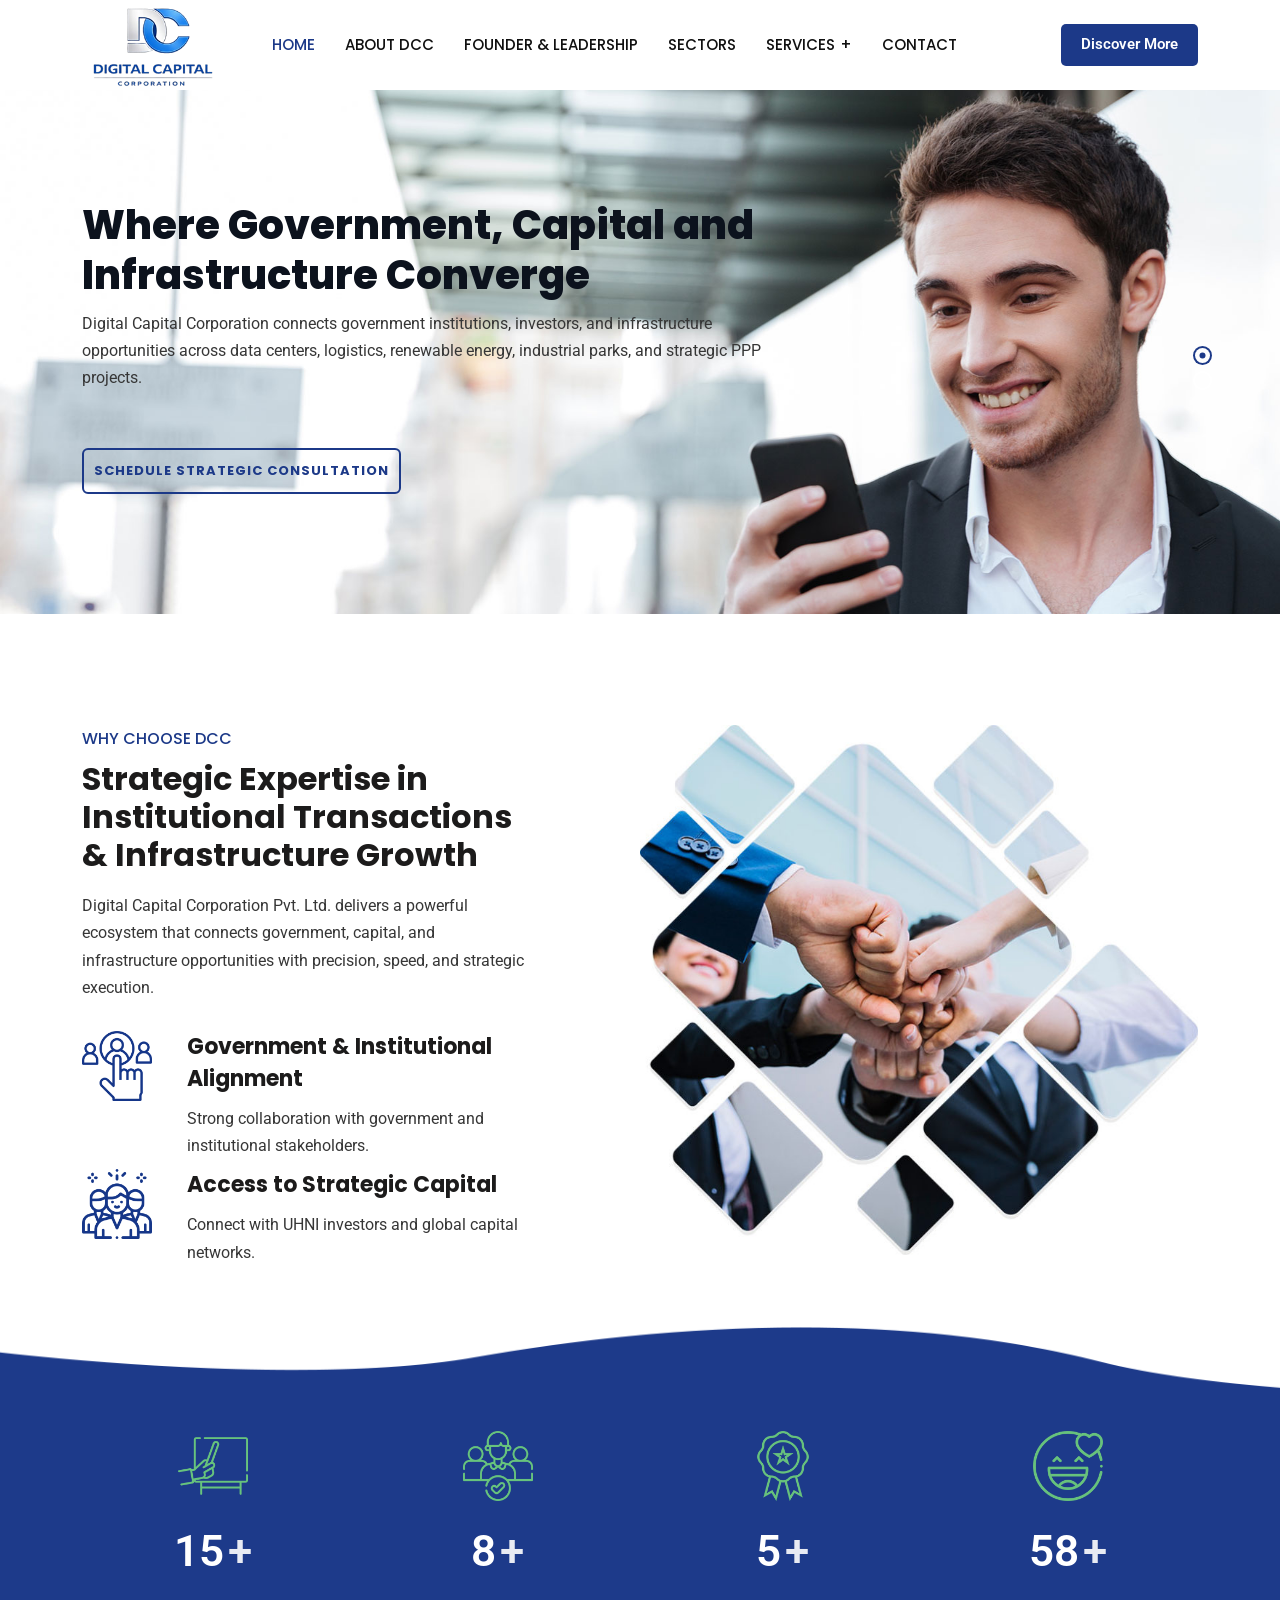
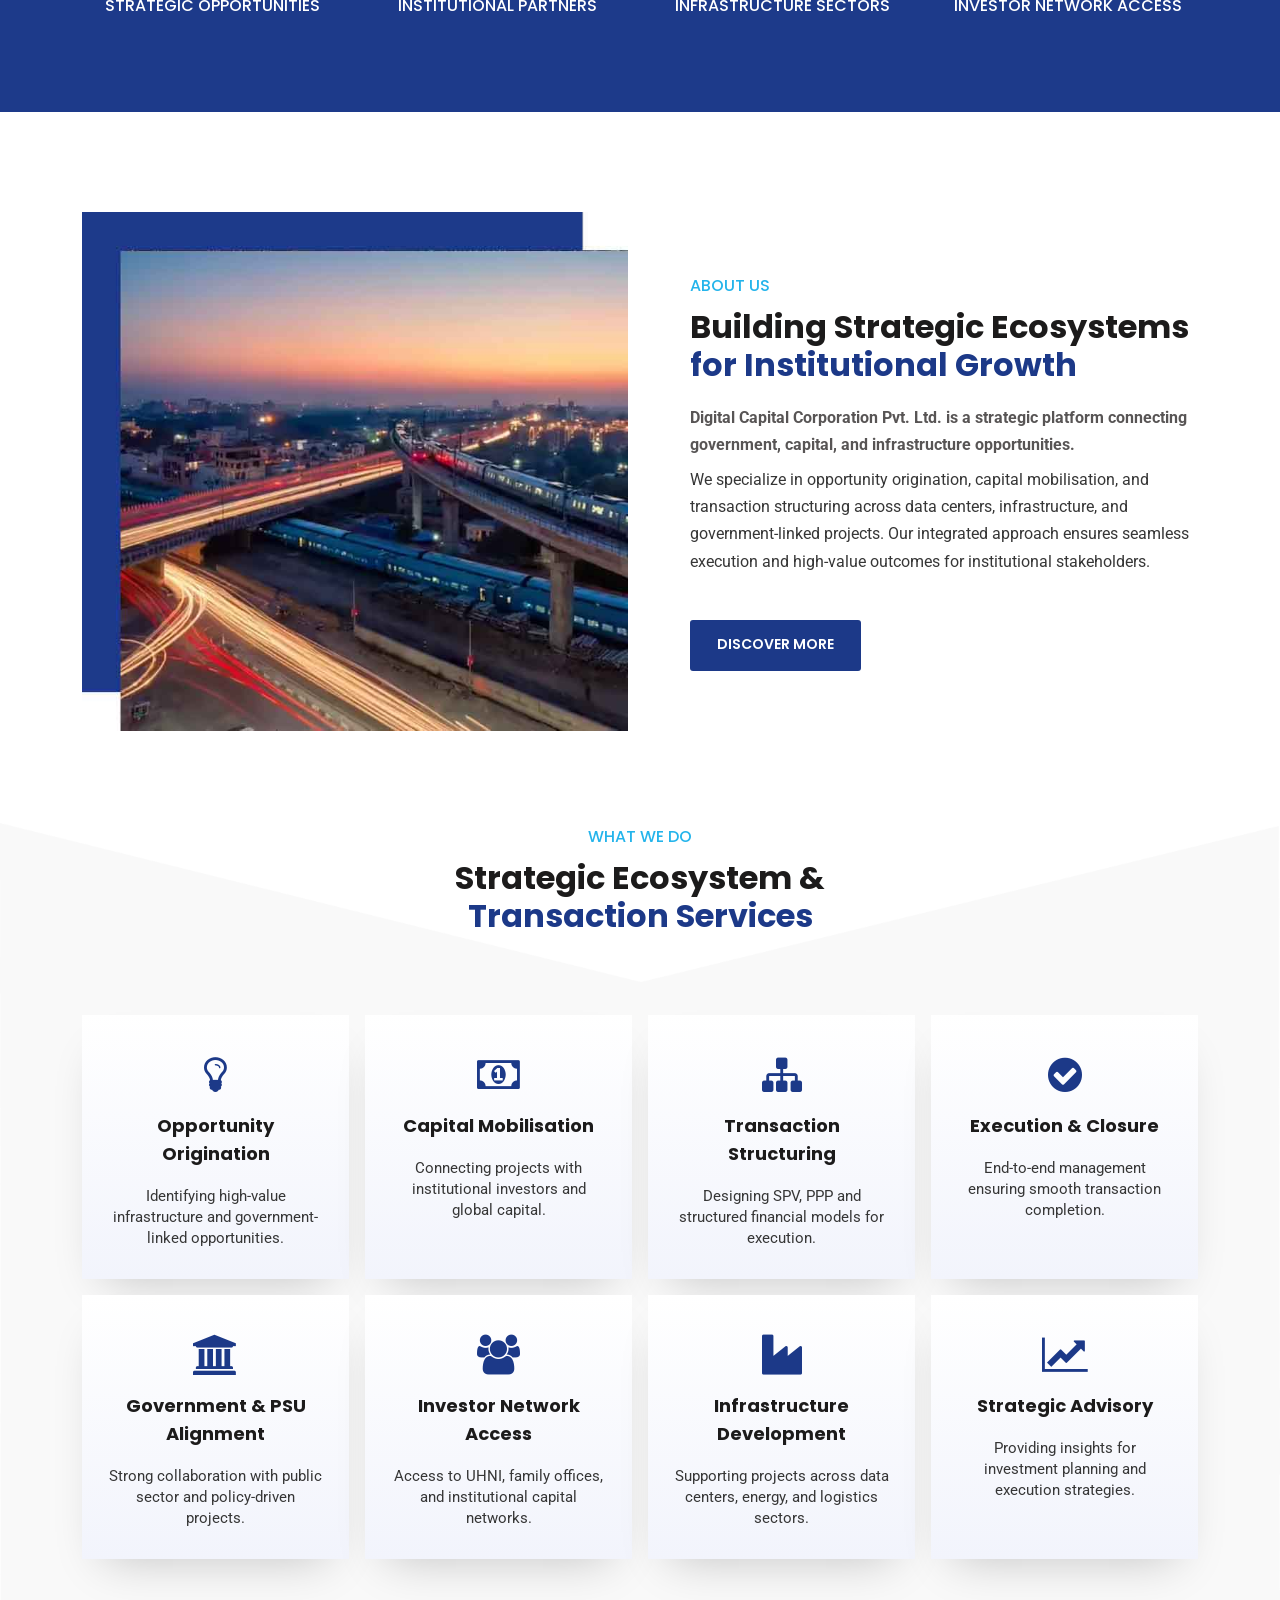
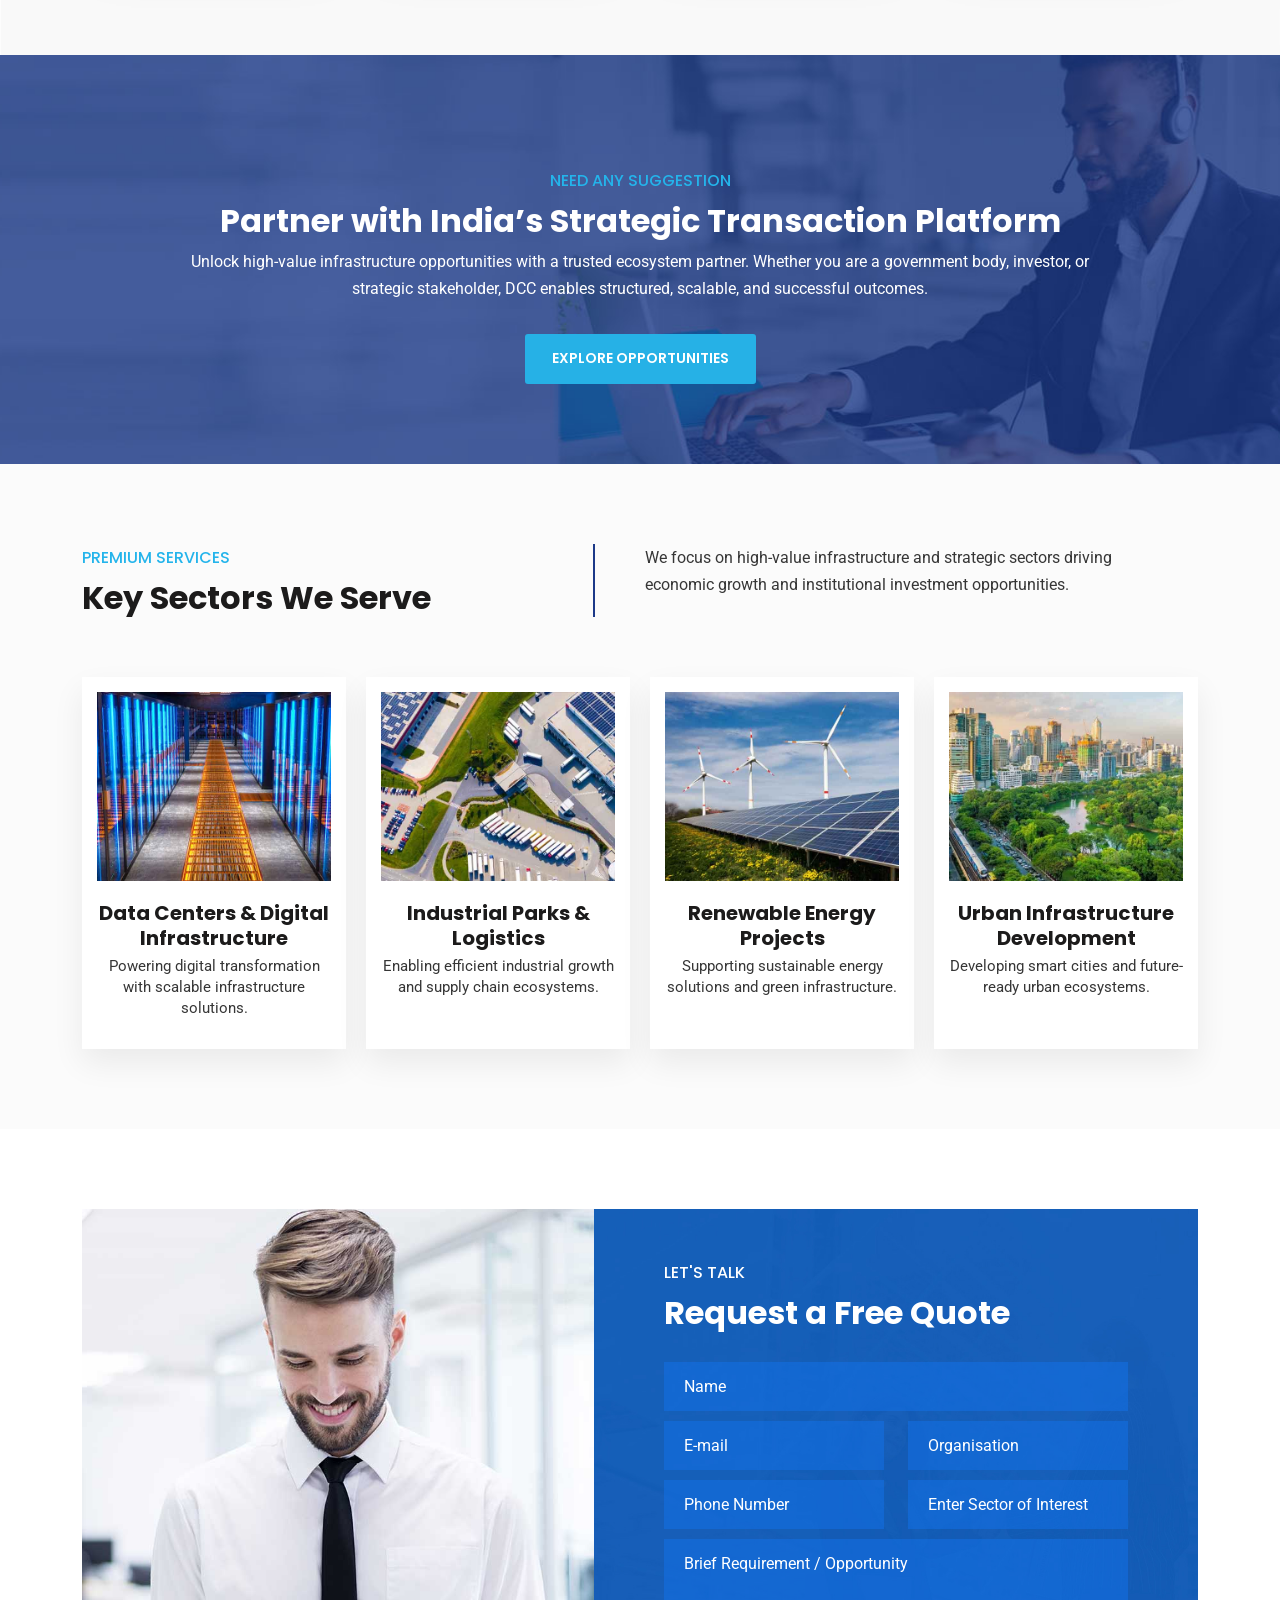
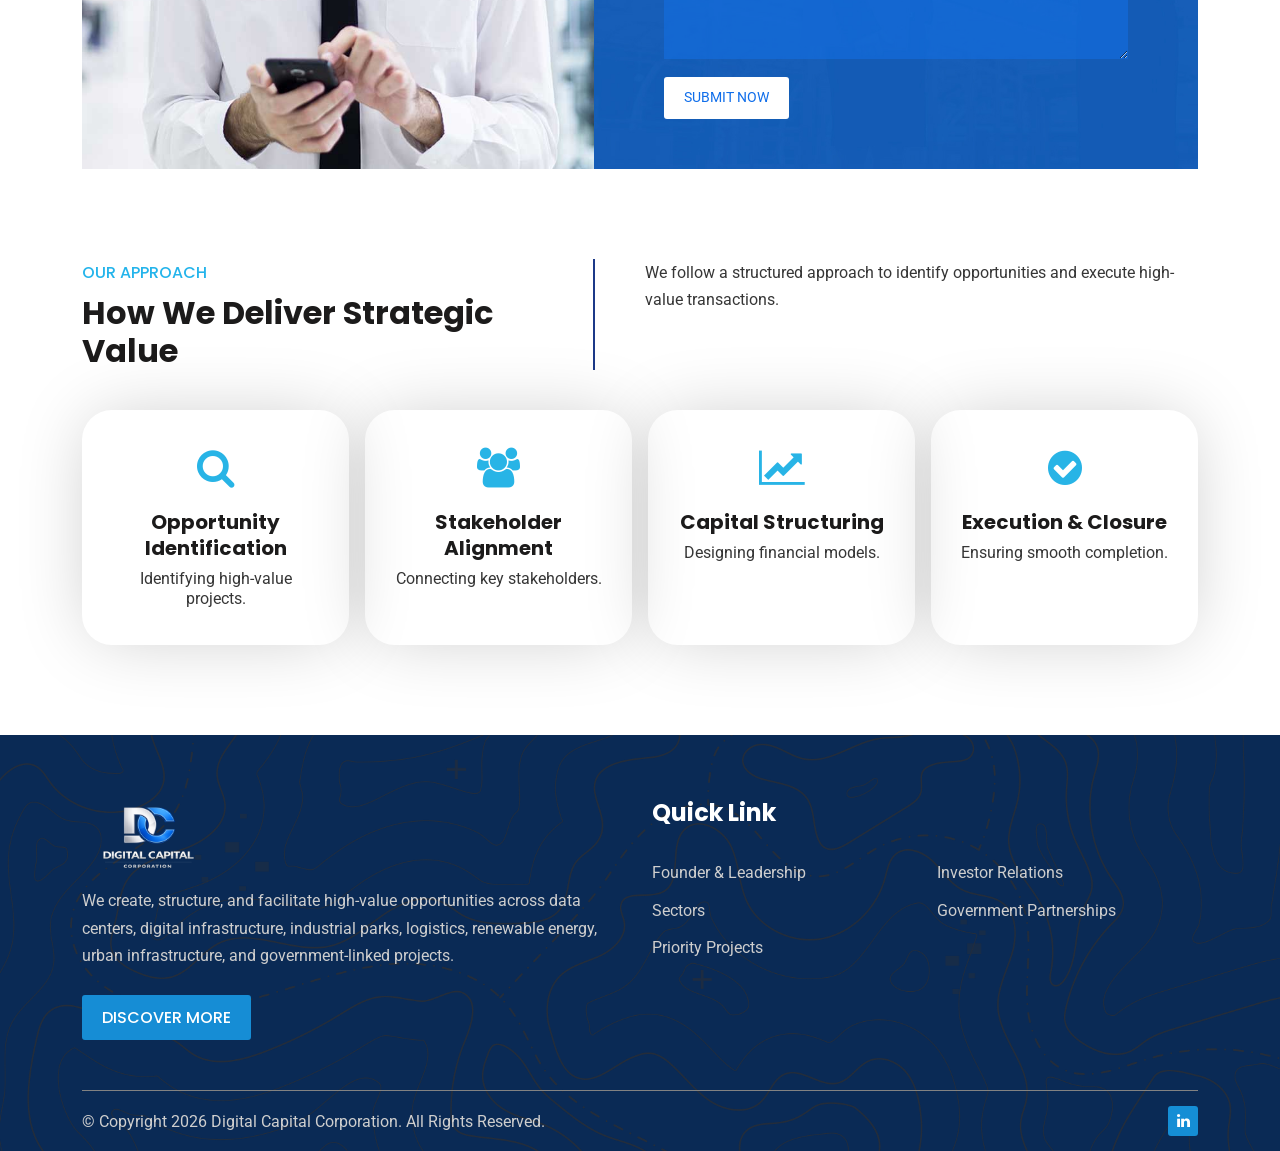
<file: index.html>
<!DOCTYPE html>
<html lang="en">
    
<head>
        <!-- meta tag -->
        <meta charset="utf-8">
        <title>Home-Digital Capital Corporation</title>
        <meta name="description" content="">
        <!-- responsive tag -->
        <meta http-equiv="x-ua-compatible" content="ie=edge">
        <meta name="viewport" content="width=device-width, initial-scale=1">
        <!-- favicon -->
        <link rel="apple-touch-icon" href="assets/images/favicon.png">
        <link rel="shortcut icon" type="image/x-icon" href="assets/images/favicon.png">
        <!-- Bootstrap v4.4.1 css -->
        <link rel="stylesheet" type="text/css" href="assets/css/bootstrap.min.css">
        <!-- font-awesome css -->
        <link rel="stylesheet" type="text/css" href="assets/css/font-awesome.min.css">
        <!-- animate css -->
        <link rel="stylesheet" type="text/css" href="assets/css/animate.css">
        <!-- aos css -->
        <link rel="stylesheet" type="text/css" href="assets/css/aos.css">
        <!-- owl.carousel css -->
        <link rel="stylesheet" type="text/css" href="assets/css/owl.carousel.css">
        <!-- slick css -->
        <link rel="stylesheet" type="text/css" href="assets/css/slick.css">
        <!-- off canvas css -->
        <link rel="stylesheet" type="text/css" href="assets/css/off-canvas.css">
        <!-- linea-font css -->
        <link rel="stylesheet" type="text/css" href="assets/fonts/linea-fonts.css">
        <!-- flaticon css  -->
        <link rel="stylesheet" type="text/css" href="assets/fonts/flaticon.css">
        <!-- magnific popup css -->
        <link rel="stylesheet" type="text/css" href="assets/css/magnific-popup.css">
        <!-- Main Menu css -->
        <link rel="stylesheet" href="assets/css/rsmenu-main.css">
        <!-- Rs animations css -->
        <link rel="stylesheet" href="assets/css/rs-animations.css">
        <!-- nivo slider CSS -->
        <link rel="stylesheet" type="text/css" href="assets/inc/custom-slider/css/nivo-slider.css">
        <link rel="stylesheet" type="text/css" href="assets/inc/custom-slider/css/preview.css">
        <!-- rsmenu transitions css -->
        <link rel="stylesheet" href="assets/css/rsmenu-transitions.css">
        <!-- spacing css -->
        <link rel="stylesheet" type="text/css" href="assets/css/rs-spacing.css">
        <!-- style css -->
        <link rel="stylesheet" type="text/css" href="style.css"> 
        <!-- responsive css -->
        <link rel="stylesheet" type="text/css" href="assets/css/responsive.css">
    </head>
    <body class="home-eight">


        <!--Full width header Start-->
        <div class="full-width-header header-style4">
            <!-- Toolbar Start -->
            <!-- <div class="toolbar-area hidden-md">
                <div class="container">
                    <div class="row">
                        <div class="col-md-5">
                            <div class="toolbar-contact">
                                <ul>
                                    <li><i class="flaticon-email"></i><a href="mailto:info@yourwebsite.com">support@rstheme.com</a></li>
                                    <li><i class="flaticon-call"></i><a href="tel:+123456789">(+123) 456789</a></li>
                                </ul>
                            </div>
                        </div>
                        <div class="col-md-7">
                            <div class="toolbar-sl-share">
                                <ul>
                                    <li class="opening"> <i class="flaticon-clock"></i> Mon - Fri: 9:00 am - 06.00pm / Closed on Weekends</li>
                                    <li><a href="#"><i class="fa fa-facebook"></i></a></li>
                                    <li><a href="#"><i class="fa fa-twitter"></i></a></li>
                                    <li><a href="#"><i class="fa fa-pinterest-p"></i></a></li>
                                    <li><a href="#"><i class="fa fa-linkedin"></i></a></li>
                                </ul>
                            </div>
                        </div>
                    </div>
                </div>
            </div> -->
            <!-- Toolbar End -->
            
            <!--Header Start-->
            <header id="rs-header" class="rs-header">
                <!-- Menu Start -->
                <div class="menu-area menu-sticky">
                    <div class="container">
                        <div class="row">
                            <div class="col-lg-2">
                                <div class="logo-area">
                                    <a href="index.html"><img src="assets/images/logo.png" alt="logo"></a>
                                </div>
                            </div>
                            <div class="col-lg-10 text-right">
                                <div class="rs-menu-area">
                                    <div class="main-menu">
                                        <div class="mobile-menu">
                                            <a class="rs-menu-toggle">
                                                <i class="fa fa-bars"></i>
                                            </a>
                                        </div>
                                        <nav class="rs-menu">
                                            <ul class="nav-menu">
                                                <li class=" current-menu-item"> <a href="index.html">Home</a></li>
                                                <li class=""><a href="about.html">About DCC</a></li>
                                                <li class=""><a href="founder-page.html">Founder & Leadership</a></li>
                                                <li class=""><a href="sectors.html">Sectors</a></li>
                                                <li class="menu-item-has-children">
                                                    <a href="#">Services</a>
                                                    <ul class="sub-menu">
                                                        <li><a href="priority-projects.html">Priority Projects</a></li>
                                                        <li><a href="investor-relations.html">Investor Relations</a></li>
                                                        <li class="last-item"><a href="government-partnerships.html">Government Partnerships</a></li>
                                                    </ul>
                                                </li>
                                                <li class=""><a href="contact.html">Contact</a></li>
                                            </ul> 
                                        </nav>
                                    </div> <!-- //.main-menu -->
                                    <div class="expand-btn-inner">
                                        <ul>
                                            <li>
                                                <a class="header-btn blue-btn" href="contact.html">Discover More</a>
                                            </li>
                                        </ul>
                                    </div>
                                </div>
                            </div>
                        </div>
                    </div>
                </div>
                <!-- Menu End -->

            </header>
            <!--Header End-->
        </div>
        <!--Full width header End-->

		<!-- Main content Start -->
        <div class="main-content">
            <!-- Slider Start -->
            <div id="rs-slider" class="rs-slider slider8">
                <div class="slider-carousel owl-carousel">
                    <!-- Slide 1 -->
                    <div class="slider slide1">
                        <div class="container">
                            <div class="content-part">
                                <div class="slider-des">
                                    <!-- <div class="sl-subtitle mb-16">Smart HR Solutions</div> -->
                                    <h1 class="sl-title">Where Government, Capital and Infrastructure Converge</h1>
                                    <p>
                                        Digital Capital Corporation connects government institutions, investors, and infrastructure opportunities across data centers, logistics, renewable energy, industrial parks, and strategic PPP projects.
                                    </p>
                                </div>
                                <div class="slider-bottom mt-30">
                                    <ul>
                                        <li><a href="contact.html" class="readon">Schedule Strategic Consultation</a></li>                                       
                                    </ul>
                                </div>
                            </div>
                         
                        </div>
                    </div>
                    <!-- Slide 2 -->
                    <div class="slider slide3 height-slider">
                        <div class="container">
                            <div class="content-part">
                                <!-- <div class="slider-des">
                                    <div class="sl-subtitle mb-16">Empowering Your People</div>
                                    <h1 class="sl-title mb-0">India’s Strategic Ecosystem & Institutional Transaction Platform</h1>
                                </div>
                                <div class="slider-bottom mt-40 md-mt-0">
                                    <ul>
                                        <li><a href="contact.html" class="readon">Contact us</a></li>
                                        <li>
                                            <a class="popup-videos" href="">
                                                <i class="fa fa-play"></i>
                                            </a>
                                            <span class="btn-title">How we work</span>
                                        </li>
                                    </ul>
                                </div> -->
                            </div>
                        </div>
                    </div>
                </div>
            </div>
            <!-- Slider End -->
            <!-- Why Choose Section Start -->
            <div class="rs-whychooseus style4 pt-70 md-pt-40 pb-50 ">
                <div class="container">
                    <div class="row md-col-padding">
                        <div class="col-lg-6 pr-110 lg-pr-30">
                            <div class="sec-title mb-30">
                                <div class="sub-title blue-color">Why Choose DCC</div>
                                <h2 class="title mb-18">Strategic Expertise in Institutional Transactions & Infrastructure Growth</h2>
                                <div class="desc">
                                    Digital Capital Corporation Pvt. Ltd. delivers a powerful ecosystem that connects government, capital, and infrastructure opportunities with precision, speed, and strategic execution.
                                </div>
                            </div>
                        
                            <div class="content-part mb-10">
                                <div class="icon-part">
                                    <img src="assets/images/whychooseus/style4/icons/1.png" alt="">
                                </div>
                                <div class="text-part">
                                    <h4 class="title">Government & Institutional Alignment</h4>
                                    <div class="desc">
                                        Strong collaboration with government and institutional stakeholders.
                                    </div>
                                </div>
                            </div>
                            
                            <div class="content-part mb-10">
                                <div class="icon-part">
                                    <img src="assets/images/whychooseus/style4/icons/2.png" alt="">
                                </div>
                                <div class="text-part">
                                    <h4 class="title">Access to Strategic Capital</h4>
                                    <div class="desc">
                                        Connect with UHNI investors and global capital networks.
                                    </div>
                                </div>
                            </div>
                        </div>
                        <div class="col-lg-6 pl-0 md-mb-30 md-order-first">
                            <div class="image-part">
                                <img src="assets/images/whychooseus/style4/right-img.jpg" alt="">
                            </div>
                        </div>
                    </div>
                </div>
            </div>
            <!-- Why Choose Section End -->

            <!-- Counter Section Start -->
            <div class="rs-counter style1 shape-bg1 pt-105 md-pt-82 pb-97 ">
                <div class="container">
                    <div class="row">
                        <div class="col-lg-3 col-md-6 col-6 md-mb-30">
                            <div class="couter-part plus">
                                <div class="icon-part">
                                    <img src="assets/images/counter/icon/1.png" alt="">
                                </div>
                                <div class="rs-count">25</div>
                                <h5 class="title">Strategic Opportunities</h5>
                            </div>
                        </div>
            
                        <div class="col-lg-3 col-md-6 col-6 md-mb-30">
                            <div class="couter-part plus">
                                <div class="icon-part">
                                    <img src="assets/images/counter/icon/2.png" alt="">
                                </div>
                                <div class="rs-count">15</div>
                                <h5 class="title">Institutional Partners</h5>
                            </div>
                        </div>
            
                        <div class="col-lg-3 col-md-6 col-6 xs-mb-30">
                            <div class="couter-part plus">
                                <div class="icon-part">
                                    <img src="assets/images/counter/icon/3.png" alt="">
                                </div>
                                <div class="rs-count">10</div>
                                <h5 class="title">Infrastructure Sectors</h5>
                            </div>
                        </div>
            
                        <div class="col-lg-3 col-md-6 col-6">
                            <div class="couter-part plus">
                                <div class="icon-part">
                                    <img src="assets/images/counter/icon/4.png" alt="">
                                </div>
                                <div class="rs-count">100</div>
                                <h5 class="title">Investor Network Access</h5>
                            </div>
                        </div>
                    </div>
                </div>
            </div>
            <!-- Counter Section End -->

            <!-- About Section Start -->
            <div class="rs-about style3 pt-100 pb-92">
                <div class="container">
                    <div class="row y-middle">
                        <div class="col-lg-6 md-mb-30">
                            <div class="image-part">
                                <img src="assets/images/h8-left-img.jpg" alt="">
                            </div>
                        </div>
                        <div class="col-lg-6 pl-50 lg-pl-35 md-pl-15">
                            <div class="sec-title">
                                <div class="sub-title primary">About Us</div>
                                <h2 class="title mb-20">
                                    Building Strategic Ecosystems 
                                    <span class="d-block blue-color">for Institutional Growth</span>
                                </h2>
                        
                                <p class="desc2 mb-2">
                                    Digital Capital Corporation Pvt. Ltd. is a strategic platform connecting government, capital, and infrastructure opportunities.
                                </p>
                        
                                <div class="desc">
                                    We specialize in opportunity origination, capital mobilisation, and transaction structuring across data centers, infrastructure, and government-linked projects. 
                                    Our integrated approach ensures seamless execution and high-value outcomes for institutional stakeholders.
                                </div>
                        
                                <div class="btn-part mt-45">
                                    <a class="readon blue-btn" href="about.html">Discover More</a>
                                </div>
                            </div>
                        </div>
                    </div>
                </div>
            </div>
            <!-- About Section End -->

            <!-- Services Section Start -->
            <div class="rs-services style9 shape-bg2 md-pb-40 pb-80">
                <div class="container">
                    <div class="sec-title text-center mb-80 md-mb-80 sm-mb-42">
                        <div class="sub-title primary">What We Do</div>
                        <h2 class="title mb-0">
                            Strategic Ecosystem & 
                            <span class="d-block blue-color">Transaction Services</span>
                        </h2>
                    </div>
            
                    <div class="row gutter-16">

                        <!-- 1 -->
                        <div class="col-xl-3 col-lg-4 col-md-6 mb-16">
                            <div class="service-wrap text-center">
                                <div class="icon-part">
                                    <i class="fa fa-lightbulb-o"></i>
                                </div>
                                <h5 class="title">Opportunity Origination</h5>
                                <div class="desc">
                                    Identifying high-value infrastructure and government-linked opportunities.
                                </div>
                            </div>
                        </div>
                    
                        <!-- 2 -->
                        <div class="col-xl-3 col-lg-4 col-md-6 mb-16">
                            <div class="service-wrap text-center">
                                <div class="icon-part">
                                    <i class="fa fa-money"></i>
                                </div>
                                <h5 class="title">Capital Mobilisation</h5>
                                <div class="desc">
                                    Connecting projects with institutional investors and global capital.
                                </div>
                            </div>
                        </div>
                    
                        <!-- 3 -->
                        <div class="col-xl-3 col-lg-4 col-md-6 mb-16">
                            <div class="service-wrap text-center">
                                <div class="icon-part">
                                    <i class="fa fa-sitemap"></i>
                                </div>
                                <h5 class="title">Transaction Structuring</h5>
                                <div class="desc">
                                    Designing SPV, PPP and structured financial models for execution.
                                </div>
                            </div>
                        </div>
                    
                        <!-- 4 -->
                        <div class="col-xl-3 col-lg-4 col-md-6 mb-16">
                            <div class="service-wrap text-center">
                                <div class="icon-part">
                                    <i class="fa fa-check-circle"></i>
                                </div>
                                <h5 class="title">Execution & Closure</h5>
                                <div class="desc">
                                    End-to-end management ensuring smooth transaction completion.
                                </div>
                            </div>
                        </div>
                    
                        <!-- 5 -->
                        <div class="col-xl-3 col-lg-4 col-md-6 mb-16">
                            <div class="service-wrap text-center">
                                <div class="icon-part">
                                    <i class="fa fa-university"></i>
                                </div>
                                <h5 class="title">Government & PSU Alignment</h5>
                                <div class="desc">
                                    Strong collaboration with public sector and policy-driven projects.
                                </div>
                            </div>
                        </div>
                    
                        <!-- 6 -->
                        <div class="col-xl-3 col-lg-4 col-md-6 mb-16">
                            <div class="service-wrap text-center">
                                <div class="icon-part">
                                    <i class="fa fa-users"></i>
                                </div>
                                <h5 class="title">Investor Network Access</h5>
                                <div class="desc">
                                    Access to UHNI, family offices, and institutional capital networks.
                                </div>
                            </div>
                        </div>
                    
                        <!-- 7 -->
                        <div class="col-xl-3 col-lg-4 col-md-6 mb-16">
                            <div class="service-wrap text-center">
                                <div class="icon-part">
                                    <i class="fa fa-industry"></i>
                                </div>
                                <h5 class="title">Infrastructure Development</h5>
                                <div class="desc">
                                    Supporting projects across data centers, energy, and logistics sectors.
                                </div>
                            </div>
                        </div>
                    
                        <!-- 8 -->
                        <div class="col-xl-3 col-lg-4 col-md-6 mb-16">
                            <div class="service-wrap text-center">
                                <div class="icon-part">
                                    <i class="fa fa-line-chart"></i>
                                </div>
                                <h5 class="title">Strategic Advisory</h5>
                                <div class="desc">
                                    Providing insights for investment planning and execution strategies.
                                </div>
                            </div>
                        </div>
                    
                    </div>
            
                </div>
            </div>
            <!-- Services Section End -->
             <!-- Call to Action Section Start -->
             <div class="rs-cta style1 bg20 pt-112 pb-80 md-pt-92 md-pb-80">
                <div class="container">
                    <div class="row justify-content-center">
                        <div class="col-md-10">
                            <div class="sec-title text-center">
                                <div class="sub-title primary">Need any Suggestion</div>
                                <h2 class="title white-color mb-2">Partner with India’s Strategic Transaction Platform</h2>
                                <p>
                                    Unlock high-value infrastructure opportunities with a trusted ecosystem partner. Whether you are a government body, investor, or strategic stakeholder, DCC enables structured, scalable, and successful outcomes.
                                </p>
                                <div class="btn-part mt-31">
                                    <a class="readon green-btn" href="contact.html">Explore Opportunities</a>
                                </div>
                            </div>
                        </div>
                    </div>
                </div>
            </div>
            <!-- Call to Action Section End -->
            <div id="rs-services" class="rs-services style2 gray-bg2 pt-80 pb-80 md-pt-50 md-pb-50">
                <div class="container">
            
                    <!-- Section Title -->
                    <div class="sec-title style2 mb-60 md-mb-0">
                        <div class="first-half text-right">
                            <div class="sub-title primary">Premium Services</div>
                            <h2 class="title mb-0">Key Sectors We Serve</h2>
                        </div>
                        <div class="last-half">
                            <p class="desc mb-0 pr-30">
                                We focus on high-value infrastructure and strategic sectors driving economic growth and institutional investment opportunities.
                            </p>
                        </div>
                    </div>
            
                    <!-- Services -->
                    <div class="row gutter-20">
            
                        <!-- 1 -->
                        <div class="col-md-3 sm-mb-30">
                            <div class="service-wrap">
                                <div class="image-part">
                                    <img src="assets/images/services/data-center.jpg" alt="">
                                </div>
                                <div class="content-part text-center">
                                    <h3 class="title">Data Centers & Digital Infrastructure</h3>
                                    <div class="desc">
                                        Powering digital transformation with scalable infrastructure solutions.
                                    </div>
                                </div>
                            </div>
                        </div>
            
                        <!-- 2 -->
                        <div class="col-md-3 sm-mb-30">
                            <div class="service-wrap">
                                <div class="image-part">
                                    <img src="assets/images/services/logistic.jpg" alt="">
                                </div>
                                <div class="content-part text-center">
                                    <h3 class="title">Industrial Parks & Logistics</h3>
                                    <div class="desc">
                                        Enabling efficient industrial growth and supply chain ecosystems.
                                    </div>
                                </div>
                            </div>
                        </div>
            
                        <!-- 3 -->
                        <div class="col-md-3 sm-mb-30">
                            <div class="service-wrap">
                                <div class="image-part">
                                    <img src="assets/images/services/renewable-energy.jpg" alt="">
                                </div>
                                <div class="content-part text-center">
                                    <h3 class="title">Renewable Energy Projects</h3>
                                    <div class="desc">
                                        Supporting sustainable energy solutions and green infrastructure.
                                    </div>
                                </div>
                            </div>
                        </div>
            
                        <!-- 4 -->
                        <div class="col-md-3">
                            <div class="service-wrap">
                                <div class="image-part">
                                    <img src="assets/images/services/urbon-inrastructure.jpg" alt="">
                                </div>
                                <div class="content-part text-center">
                                    <h3 class="title">Urban Infrastructure Development</h3>
                                    <div class="desc">
                                        Developing smart cities and future-ready urban ecosystems.
                                    </div>
                                </div>
                            </div>
                        </div>
            
                    </div>
            
                </div>
            </div>
            <div id="rs-freequote" class="rs-freequote style3 pt-80 pb-70 md-pt-20 md-pb-40">
                <div class="container">
                    <div class="row md-col-padding">
                        <div class="col-lg-5 custom1 pr-0">
                            <div class="img-part"></div>
                        </div>
                        <div class="col-lg-7 custom2 pl-0">
                            <div id="form-messages"></div>
                            <form id="contact-form" class="quote-form" method="post" action="mailer.php">
                                <div class="sec-title mb-30">
                                    <div class="sub-title white-color">Let's Talk</div>
                                    <h2 class="title white-color mb-0">Request a Free Quote</h2>
                                </div>
                                <div class="row">
                                    <div class="col-md-12">
                                        <input type="text" name="name" placeholder="Name" required="">
                                    </div>
                                    <div class="col-md-6">
                                        <input type="email" name="email" placeholder="E-mail" required="">
                                    </div>
                                    <div class="col-md-6">
                                        <input type="text" name="organisation" placeholder="Organisation" required="">
                                    </div>
                                    <div class="col-md-6">
                                        <input type="text" name="phone" placeholder="Phone Number" required="">
                                    </div>
                                    <div class="col-md-6">
                                        <input type="text" name="Sector of Interest" placeholder="Enter Sector of Interest" required="">
                                    </div>
                                    <div class="col-md-12">
                                        <textarea name="message" placeholder="Brief Requirement / Opportunity" required=""></textarea>
                                    </div>
                                    <div class="col-md-12 mt-2">
                                        <button type="submit" class="readon modify">Submit Now</button>
                                    </div>
                                </div>
                            </form>
                        </div>
                    </div>
                </div>
            </div>
            <div class="rs-services style7 pt-20 pb-90 lg-pb-85 sm-pt-0">
                <div class="container">
                    <div class="sec-title style2 mb-40 md-mb-21">
                        <div class="first-half">
                            <div class="sub-title primary">Our Approach</div>
                            <h2 class="title mb-0">How We Deliver Strategic Value</h2>
                        </div>
                        <div class="last-half">
                            <p class="desc mb-0 pr-10">
                                We follow a structured approach to identify opportunities and execute high-value transactions.
                            </p>
                        </div>
                    </div>
            
                    <div class="row gutter-16">
            
                        <!-- 1 -->
                        <div class="col-lg-3 col-sm-6 md-mb-16">
                            <div class="services-wrap text-center">
                                <div class="icon-part">
                                    <i class="fa fa-search"></i>
                                </div>
                                <div class="content-part">
                                    <h4 class="title">Opportunity Identification</h4>
                                    <div class="desc">Identifying high-value projects.</div>
                                </div>
                            </div>
                        </div>
            
                        <!-- 2 -->
                        <div class="col-lg-3 col-sm-6 md-mb-16">
                            <div class="services-wrap text-center">
                                <div class="icon-part">
                                    <i class="fa fa-users"></i>
                                </div>
                                <div class="content-part">
                                    <h4 class="title">Stakeholder Alignment</h4>
                                    <div class="desc">Connecting key stakeholders.</div>
                                </div>
                            </div>
                        </div>
            
                        <!-- 3 -->
                        <div class="col-lg-3 col-sm-6 xs-mb-16">
                            <div class="services-wrap text-center">
                                <div class="icon-part">
                                    <i class="fa fa-line-chart"></i>
                                </div>
                                <div class="content-part">
                                    <h4 class="title">Capital Structuring</h4>
                                    <div class="desc">Designing financial models.</div>
                                </div>
                            </div>
                        </div>
            
                        <!-- 4 -->
                        <div class="col-lg-3 col-sm-6">
                            <div class="services-wrap text-center">
                                <div class="icon-part">
                                    <i class="fa fa-check-circle"></i>
                                </div>
                                <div class="content-part">
                                    <h4 class="title">Execution & Closure</h4>
                                    <div class="desc">Ensuring smooth completion.</div>
                                </div>
                            </div>
                        </div>
            
                    </div>
                </div>
            </div>
           
        </div> 
        <!-- Main content End -->

        <footer id="rs-footer" class="rs-footer style3 modify1 marketing">
            <div class="container">
               
                <div class="footer-content pt-62 pb-50 md-pb-64 sm-pt-48">
                    <div class="row">
                        <div class="col-lg-6 col-md-12 col-sm-12 footer-widget md-mb-39">
                            <div class="about-widget pr-15">
                                <div class="logo-part">
                                    <a href="index.html"><img src="assets/images/footer-logo.png" alt="Footer Logo"></a>
                                </div>
                                <p class="desc">
                                    We create, structure, and facilitate high-value opportunities across data centers, digital infrastructure, industrial parks, logistics, renewable energy, urban infrastructure, and government-linked projects.
                                </p>
                                <div class="btn-part">
                                    <a class="readon2 discover marketing" href="about.html">Discover More</a>
                                </div>
                            </div>
                        </div>
                       
                        <div class="col-lg-6 col-md-12 col-sm-12 footer-widget">
                            <h4 class="widget-title">Quick Link</h4>
                            <div class="row">
                                <div class="col-md-6">
                                    <ul class="footer-quick">
                                        <li><a href="founder-page.html">Founder & Leadership</a></li>
                                        <li><a href="sectors.html">Sectors</a></li>
                                        <li><a href="priority-projects.html">Priority Projects</a></li>
                                    </ul>
                                </div>
                                <div class="col-md-6">
                                    <ul class="footer-quick">
                                        <li><a href="investor-relations.html">Investor Relations</a></li>
                                        <li><a href="government-partnerships.html">Government Partnerships</a></li>
                                    </ul>
                                </div>
                            </div>
                        </div>
                    </div>
                </div>
                <div class="footer-bottom">
                    <div class="row y-middle">
                        <div class="col-lg-6 col-md-8 sm-mb-21">
                            <div class="copyright">
                                <p>© Copyright 2026 Digital Capital Corporation. All Rights Reserved.</p>
                            </div>
                        </div>
                        <div class="col-lg-6 col-md-4 text-right sm-text-center">
                            <ul class="footer-social">
                                <li><a href="https://www.linkedin.com/company/digital-capital-corporation/?viewAsMember=true"><i class="fa fa-linkedin"></i></a></li>
                            </ul>
                        </div>
                    </div>
                </div>
            </div>
        </footer>

        <!-- start scrollUp  -->
        <div id="scrollUp">
            <i class="fa fa-angle-up"></i>
        </div>
        <!-- End scrollUp  -->

       

        <!-- modernizr js -->
        <script src="assets/js/modernizr-2.8.3.min.js"></script>
        <!-- jquery latest version -->
        <script src="assets/js/jquery.min.js"></script>
        <!-- Bootstrap v4.4.1 js -->
        <script src="assets/js/bootstrap.min.js"></script>
        <!-- Menu js -->
        <script src="assets/js/rsmenu-main.js"></script> 
        <!-- op nav js -->
        <script src="assets/js/jquery.nav.js"></script>
        <!-- owl.carousel js -->
        <script src="assets/js/owl.carousel.min.js"></script>
        <!-- Slick js -->
        <script src="assets/js/slick.min.js"></script>
        <!-- isotope.pkgd.min js -->
        <script src="assets/js/isotope.pkgd.min.js"></script>
        <!-- imagesloaded.pkgd.min js -->
        <script src="assets/js/imagesloaded.pkgd.min.js"></script>
        <!-- wow js -->
        <script src="assets/js/wow.min.js"></script>
        <!-- aos js -->
        <script src="assets/js/aos.js"></script>
        <!-- Skill bar js -->
        <script src="assets/js/skill.bars.jquery.js"></script>
        <script src="assets/js/jquery.counterup.min.js"></script>        
         <!-- counter top js -->
        <script src="assets/js/waypoints.min.js"></script>
        <!-- video js -->
        <script src="assets/js/jquery.mb.YTPlayer.min.js"></script>
        <!-- magnific popup js -->
        <script src="assets/js/jquery.magnific-popup.min.js"></script>
        <!-- Nivo slider js -->
        <script src="assets/inc/custom-slider/js/jquery.nivo.slider.js"></script>
        <!-- plugins js -->
        <script src="assets/js/plugins.js"></script>
        <!-- contact form js -->
        <script src="assets/js/contact.form.js"></script>
        <!-- main js -->
        <script src="assets/js/main.js"></script>
    </body>

</html>
</file>
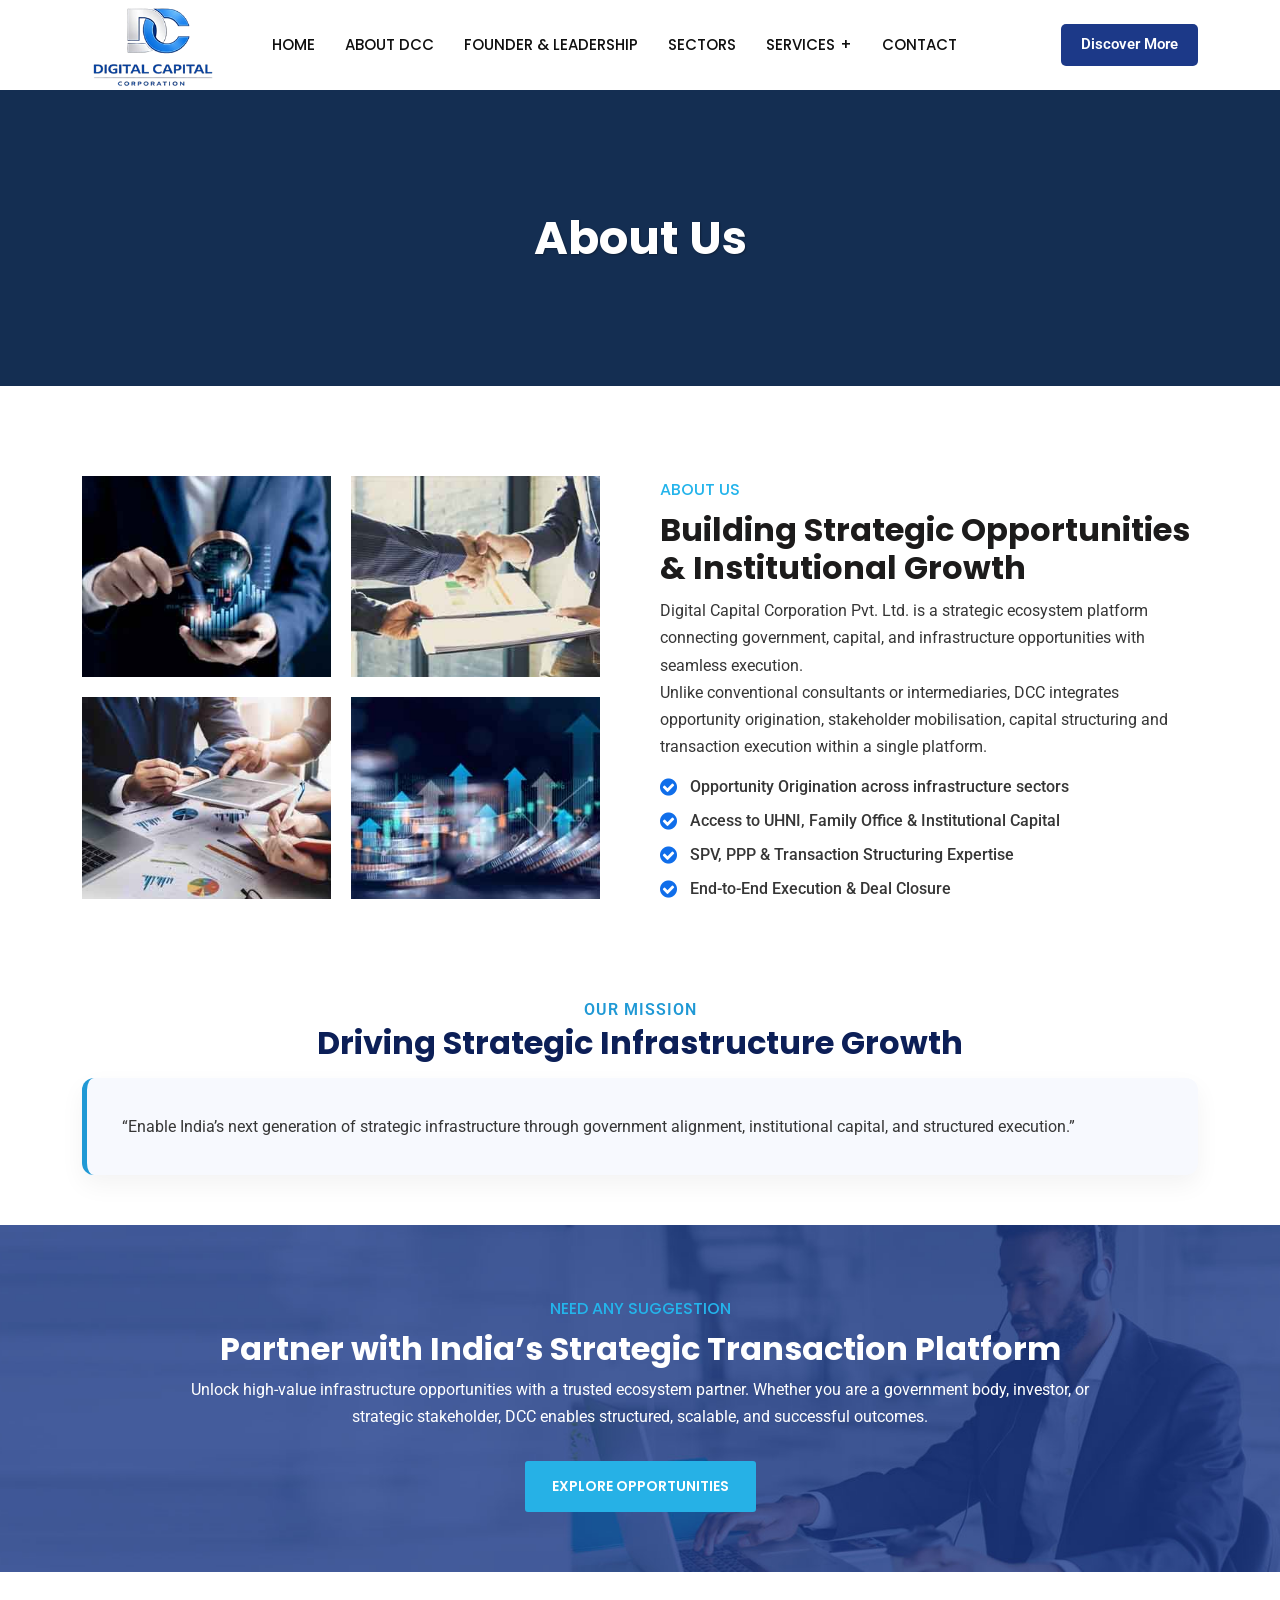
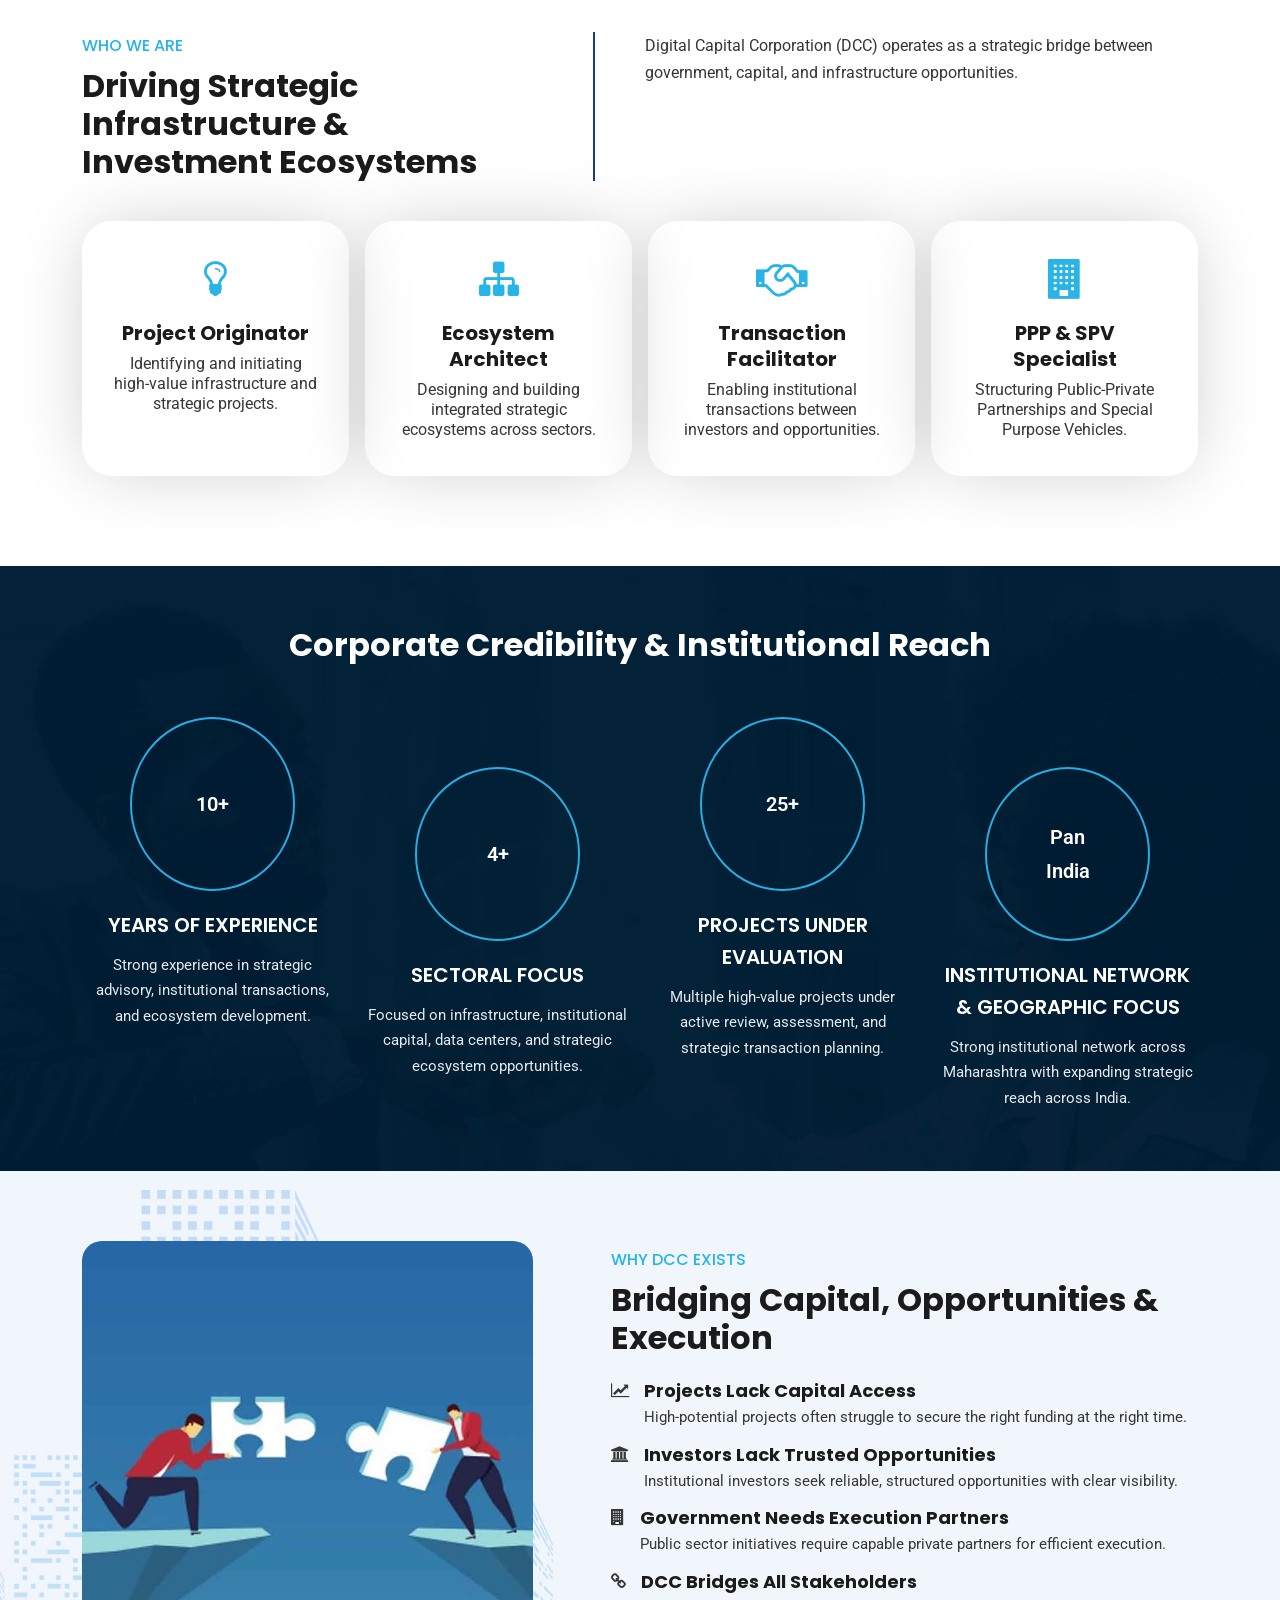
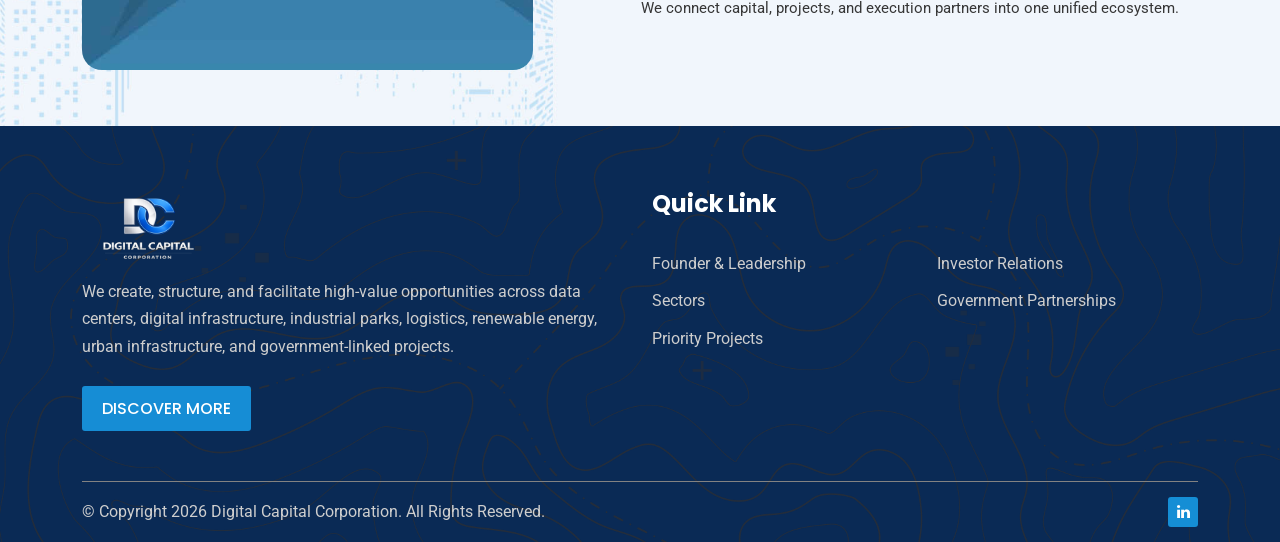
<file: about.html>
<!DOCTYPE html>
<html lang="en">
    
<head>
        <!-- meta tag -->
        <meta charset="utf-8">
        <title>About Us - Digital Capital Corporation</title>
        <meta name="description" content="">
        <!-- responsive tag -->
        <meta http-equiv="x-ua-compatible" content="ie=edge">
        <meta name="viewport" content="width=device-width, initial-scale=1">
        <!-- favicon -->
        <link rel="apple-touch-icon" href="assets/images/favicon.png">
        <link rel="shortcut icon" type="image/x-icon" href="assets/images/favicon.png">
        <!-- Bootstrap v4.4.1 css -->
        <link rel="stylesheet" type="text/css" href="assets/css/bootstrap.min.css">
        <!-- font-awesome css -->
        <link rel="stylesheet" type="text/css" href="assets/css/font-awesome.min.css">
        <!-- animate css -->
        <link rel="stylesheet" type="text/css" href="assets/css/animate.css">
        <!-- aos css -->
        <link rel="stylesheet" type="text/css" href="assets/css/aos.css">
        <!-- owl.carousel css -->
        <link rel="stylesheet" type="text/css" href="assets/css/owl.carousel.css">
        <!-- slick css -->
        <link rel="stylesheet" type="text/css" href="assets/css/slick.css">
        <!-- off canvas css -->
        <link rel="stylesheet" type="text/css" href="assets/css/off-canvas.css">
        <!-- linea-font css -->
        <link rel="stylesheet" type="text/css" href="assets/fonts/linea-fonts.css">
        <!-- flaticon css  -->
        <link rel="stylesheet" type="text/css" href="assets/fonts/flaticon.css">
        <!-- magnific popup css -->
        <link rel="stylesheet" type="text/css" href="assets/css/magnific-popup.css">
        <!-- Main Menu css -->
        <link rel="stylesheet" href="assets/css/rsmenu-main.css">
        <!-- Rs animations css -->
        <link rel="stylesheet" href="assets/css/rs-animations.css">
        <!-- nivo slider CSS -->
        <link rel="stylesheet" type="text/css" href="assets/inc/custom-slider/css/nivo-slider.css">
        <link rel="stylesheet" type="text/css" href="assets/inc/custom-slider/css/preview.css">
        <!-- rsmenu transitions css -->
        <link rel="stylesheet" href="assets/css/rsmenu-transitions.css">
        <!-- spacing css -->
        <link rel="stylesheet" type="text/css" href="assets/css/rs-spacing.css">
        <!-- style css -->
        <link rel="stylesheet" type="text/css" href="style.css"> 
        <!-- responsive css -->
        <link rel="stylesheet" type="text/css" href="assets/css/responsive.css">
    </head>
    <body class="home-eight">

     <style>
      
        #rs-credibility .desc {
            font-size: 15px;
            line-height: 1.7;
            max-width: 260px;
            margin: 12px auto 0;
            opacity: 0.9;
        }

        #rs-credibility .pie-title {
            color: #fff;
            font-size: 20px;
            margin-top: 18px;
            margin-bottom: 10px;
        }
        .rs-skillbar.style2 .rs-pie-content .rs-pie {
            display: inline-block;
            position: relative;
            text-align: center;
            border: 2px solid #27ade2;
            border-radius: 50%;
        }
     </style>

        <!--Full width header Start-->
        <div class="full-width-header header-style4">
            
            <!--Header Start-->
            <header id="rs-header" class="rs-header">
                <!-- Menu Start -->
                <div class="menu-area menu-sticky">
                    <div class="container">
                        <div class="row">
                            <div class="col-lg-2">
                                <div class="logo-area">
                                    <a href="index.html"><img src="assets/images/logo.png" alt="logo"></a>
                                </div>
                            </div>
                            <div class="col-lg-10 text-right">
                                <div class="rs-menu-area">
                                    <div class="main-menu">
                                        <div class="mobile-menu">
                                            <a class="rs-menu-toggle">
                                                <i class="fa fa-bars"></i>
                                            </a>
                                        </div>
                                        <nav class="rs-menu">
                                           <ul class="nav-menu">
                                                <li class=""> <a href="index.html">Home</a></li>
                                                <li class=""><a href="about.html">About DCC</a></li>
                                                <li class=""><a href="founder-page.html">Founder & Leadership</a></li>
                                                <li class=""><a href="sectors.html">Sectors</a></li>
                                                <li class="menu-item-has-children">
                                                    <a href="#">Services</a>
                                                    <ul class="sub-menu">
                                                        <li><a href="priority-projects.html">Priority Projects</a></li>
                                                        <li><a href="investor-relations.html">Investor Relations</a></li>
                                                        <li class="last-item"><a href="government-partnerships.html">Government Partnerships</a></li>
                                                    </ul>
                                                </li>
                                                <li class=""><a href="contact.html">Contact</a></li>
                                            </ul>  
                                        </nav>
                                    </div> <!-- //.main-menu -->
                                    <div class="expand-btn-inner">
                                        <ul>
                                            <li>
                                                <a class="header-btn blue-btn" href="contact.html">Discover More</a>
                                            </li>
                                        </ul>
                                    </div>
                                </div>
                            </div>
                        </div>
                    </div>
                </div>
                <!-- Menu End -->

            </header>
            <!--Header End-->
        </div>
        <!--Full width header End-->

		<!-- Main content Start -->
        <div class="main-content">
            <div class="rs-breadcrumbs bg-6">
                <div class="container">
                    <div class="content-part text-center pt-160 pb-160">
                        <h1 class="breadcrumbs-title white-color mb-0">About Us</h1>
                    </div>
                </div>
            </div>

            <div id="rs-about" class="rs-about style1 pt-90 pb-90 md-pt-50 md-pb-50">
                <div class="container">
                    <div class="row">
                        <div class="col-lg-6 pr-40 md-pl-pr-15 md-mb-21">
                            <div class="row gutter-20">
                                <div class="col-6">
                                    <img class="mb-20" src="assets/images/img1.jpg" alt="">
                                    <img src="assets/images/img4.jpg" alt="">
                                </div>
                                <div class="col-6">
                                    <img class="mb-20" src="assets/images/img3.jpg" alt="">
                                    <img src="assets/images/img2.jpg" alt="">
                                </div>
                            </div>
                        </div>
                        <div class="col-lg-6 pl-20 md-pl-pr-15">
                            <div class="sec-title mb-10">
                                <div class="sub-title primary">About Us</div>
                                <h2 class="title mb-10">
                                    Building Strategic Opportunities & Institutional Growth
                                </h2>
                                <p class="desc mb-0">
                                    Digital Capital Corporation Pvt. Ltd. is a strategic ecosystem platform connecting government, capital, and infrastructure opportunities with seamless execution.
                                </p>
                                <p class="desc mb-0">
                                    Unlike conventional consultants or intermediaries, DCC integrates opportunity origination, stakeholder mobilisation, capital structuring and transaction execution within
                                    a single platform.
                                </p>
                            </div>
                        
                            <ul class="listing-style">
                                <li>Opportunity Origination across infrastructure sectors</li>
                                <li>Access to UHNI, Family Office & Institutional Capital</li>
                                <li>SPV, PPP & Transaction Structuring Expertise</li>
                                <li>End-to-End Execution & Deal Closure</li>
                            </ul>
                        
                        </div>
                    </div>
                </div>
            </div>
            <section class="section-padding1 pb-50 loaded">
                <div class="container">
                    <div class="text-center mb-3">
                        <span class="section-subtitle">Our Mission</span>
                        <h2 class="section-title">Driving Strategic Infrastructure Growth</h2>
                    </div>
            
                    <div class="vision-box">
                        <p class="mb-0">
                            “Enable India’s next generation of strategic infrastructure through government alignment,
                            institutional capital, and structured execution.”
                        </p>
                    </div>
                </div>
            </section>
             <div class="rs-cta style1 bg20 pt-70 pb-60 md-pt-50 md-pb-50">
                <div class="container">
                    <div class="row justify-content-center">
                        <div class="col-md-10">
                            <div class="sec-title text-center">
                                <div class="sub-title primary">Need any Suggestion</div>
                                <h2 class="title white-color mb-2">Partner with India’s Strategic Transaction Platform</h2>
                                <p>
                                    Unlock high-value infrastructure opportunities with a trusted ecosystem partner. Whether you are a government body, investor, or strategic stakeholder, DCC enables structured, scalable, and successful outcomes.
                                </p>
                                <div class="btn-part mt-31">
                                    <a class="readon green-btn" href="contact.html">Explore Opportunities</a>
                                </div>
                            </div>
                        </div>
                    </div>
                </div>
            </div>
            <div class="rs-services style7 pt-60 pb-90 lg-pb-85">
                <div class="container">
            
                    <!-- Title -->
                    <div class="sec-title style2 mb-40 md-mb-21">
                        <div class="first-half">
                            <div class="sub-title primary">Who We Are</div>
                            <h2 class="title mb-0">Driving Strategic Infrastructure & Investment Ecosystems</h2>
                        </div>
                        <div class="last-half">
                            <p class="desc mb-0 pr-10">
                                Digital Capital Corporation (DCC) operates as a strategic bridge between government, capital, and infrastructure opportunities.
                            </p>
                        </div>
                    </div>
            
                    <div class="row gutter-16">
            
                        <!-- 1 -->
                        <div class="col-lg-3 col-sm-6 md-mb-16">
                            <div class="services-wrap text-center">
                                <div class="icon-part">
                                    <i class="fa fa-lightbulb-o"></i>
                                </div>
                                <div class="content-part">
                                    <h4 class="title">Project Originator</h4>
                                    <div class="desc">
                                        Identifying and initiating high-value infrastructure and strategic projects.
                                    </div>
                                </div>
                            </div>
                        </div>
            
                        <!-- 2 -->
                        <div class="col-lg-3 col-sm-6 md-mb-16">
                            <div class="services-wrap text-center">
                                <div class="icon-part">
                                    <i class="fa fa-sitemap"></i>
                                </div>
                                <div class="content-part">
                                    <h4 class="title">Ecosystem Architect</h4>
                                    <div class="desc">
                                        Designing and building integrated strategic ecosystems across sectors.
                                    </div>
                                </div>
                            </div>
                        </div>
            
                        <!-- 3 -->
                        <div class="col-lg-3 col-sm-6 xs-mb-16">
                            <div class="services-wrap text-center">
                                <div class="icon-part">
                                    <i class="fa fa-handshake-o"></i>
                                </div>
                                <div class="content-part">
                                    <h4 class="title">Transaction Facilitator</h4>
                                    <div class="desc">
                                        Enabling institutional transactions between investors and opportunities.
                                    </div>
                                </div>
                            </div>
                        </div>
            
                        <!-- 4 -->
                        <div class="col-lg-3 col-sm-6">
                            <div class="services-wrap text-center">
                                <div class="icon-part">
                                    <i class="fa fa-building"></i>
                                </div>
                                <div class="content-part">
                                    <h4 class="title">PPP &amp; SPV Specialist</h4>
                                    <div class="desc">
                                        Structuring Public-Private Partnerships and Special Purpose Vehicles.
                                    </div>
                                </div>
                            </div>
                        </div>
            
                    </div>
                </div>
            </div>
            <div id="rs-credibility" class="rs-skillbar style2 bg3 pt-60 pb-60 md-pt-72 md-pb-71">
                <div class="container">
                    <div class="sec-title text-center mb-53 md-mb-40">
                        <h2 class="title white-color mb-0">Corporate Credibility & Institutional Reach</h2>
                    </div>
            
                    <div class="row text-center">
                        <div class="col-lg-3 col-sm-6 md-mb-43">
                            <div class="rs-pie-content">
                                <div class="rs-pie" data-percent="85">
                                    <span class="rspie-value">10+</span>
                                    <canvas height="161" width="161"></canvas>
                                </div>
                            </div>
                            <h3 class="pie-title">Years of Experience</h3>
                            <p class="desc white-color mb-0">
                                Strong experience in strategic advisory, institutional transactions, and ecosystem development.
                            </p>
                        </div>
            
                        <div class="col-lg-3 col-sm-6 pt-50 md-pt-0 md-mb-43">
                            <div class="rs-pie-content">
                                <div class="rs-pie" data-percent="88">
                                    <span class="rspie-value">4+</span>
                                    <canvas height="161" width="161"></canvas>
                                </div>
                            </div>
                            <h3 class="pie-title">Sectoral Focus</h3>
                            <p class="desc white-color mb-0">
                                Focused on infrastructure, institutional capital, data centers, and strategic ecosystem opportunities.
                            </p>
                        </div>
            
                        <div class="col-lg-3 col-sm-6 xs-mb-43">
                            <div class="rs-pie-content">
                                <div class="rs-pie" data-percent="78">
                                    <span class="rspie-value">25+</span>
                                    <canvas height="161" width="161"></canvas>
                                </div>
                            </div>
                            <h3 class="pie-title">Projects Under Evaluation</h3>
                            <p class="desc white-color mb-0">
                                Multiple high-value projects under active review, assessment, and strategic transaction planning.
                            </p>
                        </div>
            
                        <div class="col-lg-3 col-sm-6 pt-50 md-pt-0">
                            <div class="rs-pie-content">
                                <div class="rs-pie" data-percent="92">
                                    <span class="rspie-value">Pan India</span>
                                    <canvas height="161" width="161"></canvas>
                                </div>
                            </div>
                            <h3 class="pie-title">Institutional Network & Geographic Focus</h3>
                            <p class="desc white-color mb-0">
                                Strong institutional network across Maharashtra with expanding strategic reach across India.
                            </p>
                        </div>
                    </div>
                </div>
            </div>
            <div id="rs-about" class="rs-about style1 pb-30 bg1 md-pt-80">
                <div class="container">
                    <div class="row">
            
                        <!-- LEFT IMAGE -->
                        <div class="col-lg-5 pt-70 why-img">
                            <img src="assets/images/ab-img.jpg" alt="DCC Ecosystem">
                        </div>
            
                        <!-- RIGHT CONTENT -->
                        <div class="col-lg-7 pl-66 pt-75 pb-75 md-pt-42 md-pb-72">
            
                            <div class="sec-title mb-20 md-mb-32">
                                <div class="sub-title primary">Why DCC Exists</div>
                                <h2 class="title mb-0">
                                    Bridging Capital, Opportunities & Execution
                                </h2>
                            </div>
            
                            <!-- POINT 1 -->
                            <div class="services-part mb-10">
                                <div class="services-icon">
                                    <i class="fa fa-line-chart"></i>
                                </div>
                                <div class="services-text">
                                    <h4 class="title">Projects Lack Capital Access</h4>
                                    <div class="desc">
                                        High-potential projects often struggle to secure the right funding at the right time.
                                    </div>
                                </div>
                            </div>
            
                            <!-- POINT 2 -->
                            <div class="services-part mb-10">
                                <div class="services-icon">
                                    <i class="fa fa-bank"></i>
                                </div>
                                <div class="services-text">
                                    <h4 class="title">Investors Lack Trusted Opportunities</h4>
                                    <div class="desc">
                                        Institutional investors seek reliable, structured opportunities with clear visibility.
                                    </div>
                                </div>
                            </div>
            
                            <!-- POINT 3 -->
                            <div class="services-part mb-10">
                                <div class="services-icon">
                                    <i class="fa fa-building"></i>
                                </div>
                                <div class="services-text">
                                    <h4 class="title">Government Needs Execution Partners</h4>
                                    <div class="desc">
                                        Public sector initiatives require capable private partners for efficient execution.
                                    </div>
                                </div>
                            </div>
            
                            <!-- POINT 4 -->
                            <div class="services-part">
                                <div class="services-icon">
                                    <i class="fa fa-link"></i>
                                </div>
                                <div class="services-text">
                                    <h4 class="title">DCC Bridges All Stakeholders</h4>
                                    <div class="desc">
                                        We connect capital, projects, and execution partners into one unified ecosystem.
                                    </div>
                                </div>
                            </div>
            
                        </div>
                    </div>
                </div>
            </div>
        </div> 
        <!-- Main content End -->

        <footer id="rs-footer" class="rs-footer style3 modify1 marketing">
            <div class="container">
               
                <div class="footer-content pt-62 pb-50 md-pb-64 sm-pt-48">
                    <div class="row">
                        <div class="col-lg-6 col-md-12 col-sm-12 footer-widget md-mb-39">
                            <div class="about-widget pr-15">
                                <div class="logo-part">
                                    <a href="index.html"><img src="assets/images/footer-logo.png" alt="Footer Logo"></a>
                                </div>
                                <p class="desc">
                                    We create, structure, and facilitate high-value opportunities across data centers, digital infrastructure, industrial parks, logistics, renewable energy, urban infrastructure, and government-linked projects.
                                </p>
                                <div class="btn-part">
                                    <a class="readon2 discover marketing" href="about.html">Discover More</a>
                                </div>
                            </div>
                        </div>
                       
                        <div class="col-lg-6 col-md-12 col-sm-12 footer-widget">
                            <h4 class="widget-title">Quick Link</h4>
                            <div class="row">
                                <div class="col-md-6">
                                    <ul class="footer-quick">
                                        <li><a href="founder-page.html">Founder & Leadership</a></li>
                                        <li><a href="sectors.html">Sectors</a></li>
                                        <li><a href="priority-projects.html">Priority Projects</a></li>
                                    </ul>
                                </div>
                                <div class="col-md-6">
                                    <ul class="footer-quick">
                                        <li><a href="investor-relations.html">Investor Relations</a></li>
                                        <li><a href="government-partnerships.html">Government Partnerships</a></li>
                                    </ul>
                                </div>
                            </div>
                        </div>
                    </div>
                </div>
                <div class="footer-bottom">
                    <div class="row y-middle">
                        <div class="col-lg-6 col-md-8 sm-mb-21">
                            <div class="copyright">
                                <p>© Copyright 2026 Digital Capital Corporation. All Rights Reserved.</p>
                            </div>
                        </div>
                        <div class="col-lg-6 col-md-4 text-right sm-text-center">
                              <ul class="footer-social">
                                <li><a href="https://www.linkedin.com/company/digital-capital-corporation/?viewAsMember=true"><i class="fa fa-linkedin"></i></a></li>
                            </ul>
                        </div>
                    </div>
                </div>
            </div>
        </footer>

        <!-- start scrollUp  -->
        <div id="scrollUp">
            <i class="fa fa-angle-up"></i>
        </div>
        <!-- End scrollUp  -->

        <!-- Search Modal Start -->
        <div aria-hidden="true" class="modal fade search-modal" role="dialog" tabindex="-1">
            <button type="button" class="close" data-dismiss="modal" aria-label="Close">
              <span class="flaticon-cross"></span>
            </button>
            <div class="modal-dialog modal-dialog-centered">
                <div class="modal-content">
                    <div class="search-block clearfix">
                        <form>
                            <div class="form-group">
                                <input class="form-control" placeholder="Search Here..." type="text" required="">
                                <button type="submit"><i class="fa fa-search"></i></button>
                            </div>
                        </form>
                    </div>
                </div>
            </div>
        </div>
        <!-- Search Modal End -->

        <!-- modernizr js -->
        <script src="assets/js/modernizr-2.8.3.min.js"></script>
        <!-- jquery latest version -->
        <script src="assets/js/jquery.min.js"></script>
        <!-- Bootstrap v4.4.1 js -->
        <script src="assets/js/bootstrap.min.js"></script>
        <!-- Menu js -->
        <script src="assets/js/rsmenu-main.js"></script> 
        <!-- op nav js -->
        <script src="assets/js/jquery.nav.js"></script>
        <!-- owl.carousel js -->
        <script src="assets/js/owl.carousel.min.js"></script>
        <!-- Slick js -->
        <script src="assets/js/slick.min.js"></script>
        <!-- isotope.pkgd.min js -->
        <script src="assets/js/isotope.pkgd.min.js"></script>
        <!-- imagesloaded.pkgd.min js -->
        <script src="assets/js/imagesloaded.pkgd.min.js"></script>
        <!-- wow js -->
        <script src="assets/js/wow.min.js"></script>
        <!-- aos js -->
        <script src="assets/js/aos.js"></script>
        <!-- Skill bar js -->
        <script src="assets/js/skill.bars.jquery.js"></script>
        <script src="assets/js/jquery.counterup.min.js"></script>        
         <!-- counter top js -->
        <script src="assets/js/waypoints.min.js"></script>
        <!-- video js -->
        <script src="assets/js/jquery.mb.YTPlayer.min.js"></script>
        <!-- magnific popup js -->
        <script src="assets/js/jquery.magnific-popup.min.js"></script>
        <!-- Nivo slider js -->
        <script src="assets/inc/custom-slider/js/jquery.nivo.slider.js"></script>
        <!-- plugins js -->
        <script src="assets/js/plugins.js"></script>
        <!-- contact form js -->
        <script src="assets/js/contact.form.js"></script>
        <!-- main js -->
        <script src="assets/js/main.js"></script>
    </body>

</html>
</file>
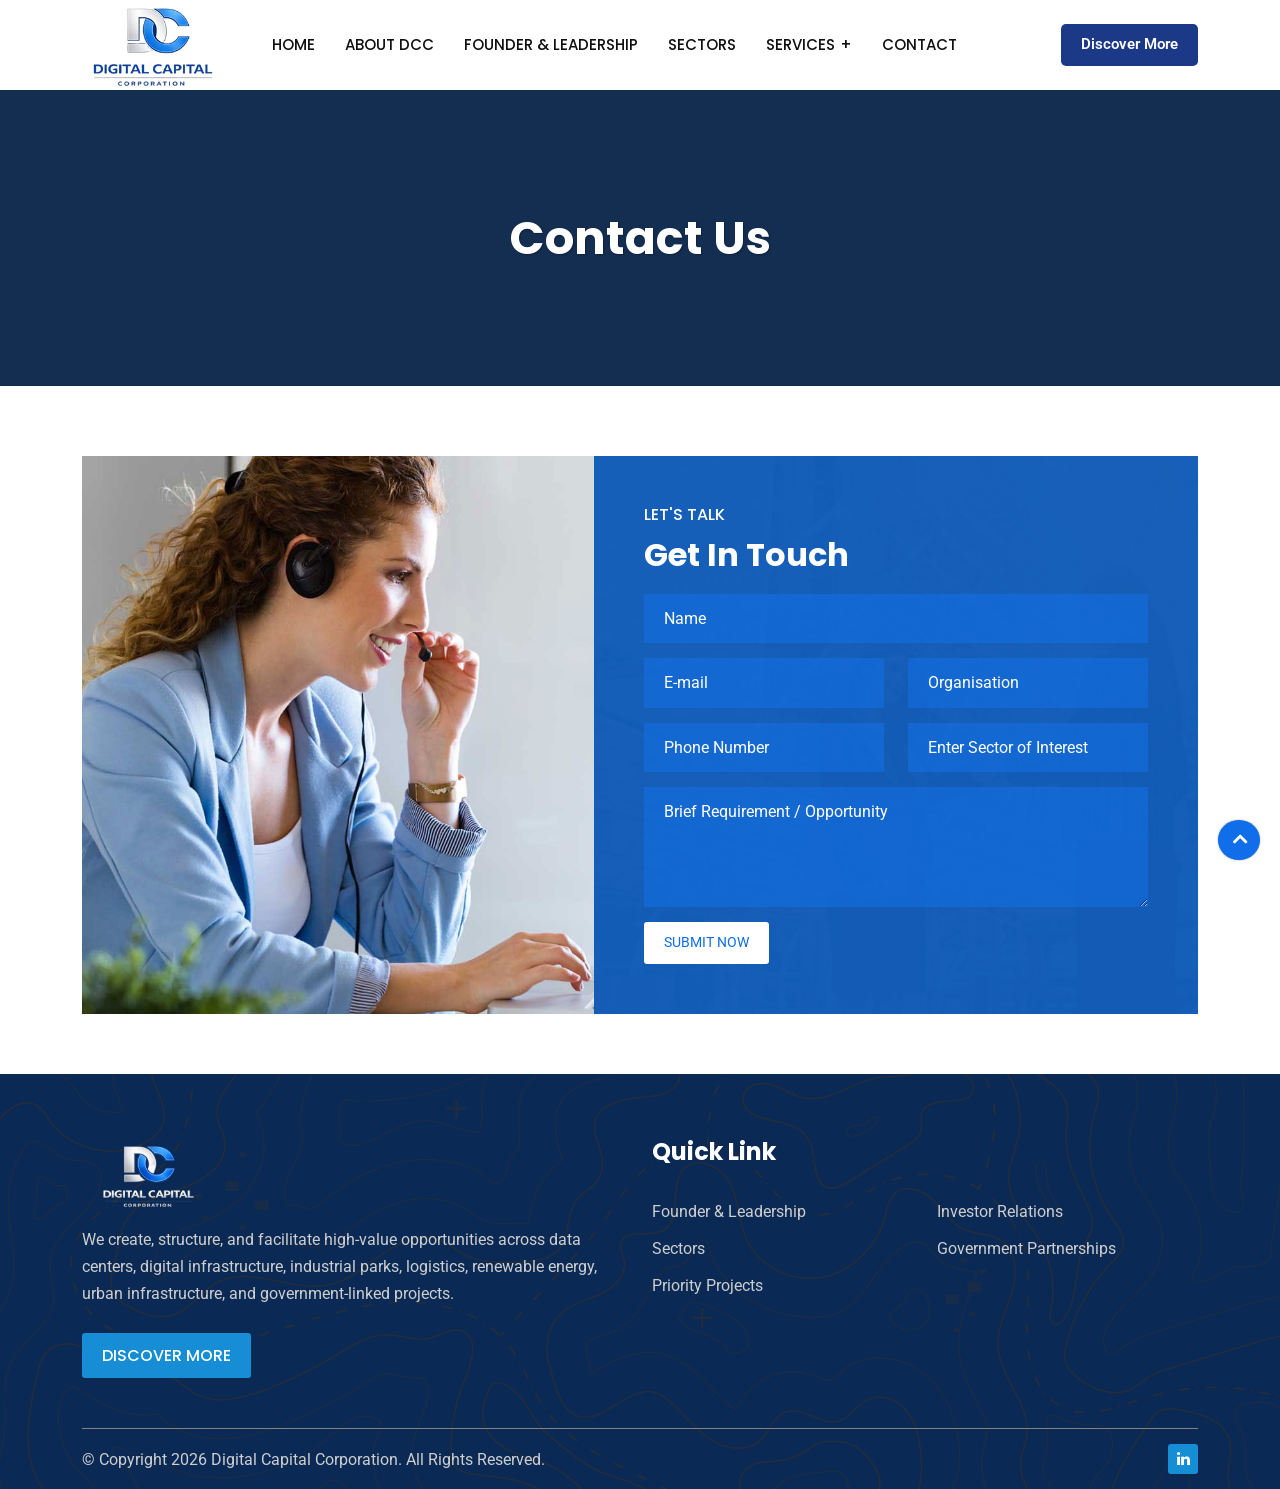
<file: contact.html>
<!DOCTYPE html>
<html lang="en">
    
<head>
        <!-- meta tag -->
        <meta charset="utf-8">
        <title>Contact Us - Digital Capital Corporation</title>
        <meta name="description" content="">
        <!-- responsive tag -->
        <meta http-equiv="x-ua-compatible" content="ie=edge">
        <meta name="viewport" content="width=device-width, initial-scale=1">
        <!-- favicon -->
        <link rel="apple-touch-icon" href="assets/images/favicon.png">
        <link rel="shortcut icon" type="image/x-icon" href="assets/images/favicon.png">
        <!-- Bootstrap v4.4.1 css -->
        <link rel="stylesheet" type="text/css" href="assets/css/bootstrap.min.css">
        <!-- font-awesome css -->
        <link rel="stylesheet" type="text/css" href="assets/css/font-awesome.min.css">
        <!-- animate css -->
        <link rel="stylesheet" type="text/css" href="assets/css/animate.css">
        <!-- aos css -->
        <link rel="stylesheet" type="text/css" href="assets/css/aos.css">
        <!-- owl.carousel css -->
        <link rel="stylesheet" type="text/css" href="assets/css/owl.carousel.css">
        <!-- slick css -->
        <link rel="stylesheet" type="text/css" href="assets/css/slick.css">
        <!-- off canvas css -->
        <link rel="stylesheet" type="text/css" href="assets/css/off-canvas.css">
        <!-- linea-font css -->
        <link rel="stylesheet" type="text/css" href="assets/fonts/linea-fonts.css">
        <!-- flaticon css  -->
        <link rel="stylesheet" type="text/css" href="assets/fonts/flaticon.css">
        <!-- magnific popup css -->
        <link rel="stylesheet" type="text/css" href="assets/css/magnific-popup.css">
        <!-- Main Menu css -->
        <link rel="stylesheet" href="assets/css/rsmenu-main.css">
        <!-- Rs animations css -->
        <link rel="stylesheet" href="assets/css/rs-animations.css">
        <!-- nivo slider CSS -->
        <link rel="stylesheet" type="text/css" href="assets/inc/custom-slider/css/nivo-slider.css">
        <link rel="stylesheet" type="text/css" href="assets/inc/custom-slider/css/preview.css">
        <!-- rsmenu transitions css -->
        <link rel="stylesheet" href="assets/css/rsmenu-transitions.css">
        <!-- spacing css -->
        <link rel="stylesheet" type="text/css" href="assets/css/rs-spacing.css">
        <!-- style css -->
        <link rel="stylesheet" type="text/css" href="style.css"> 
        <!-- responsive css -->
        <link rel="stylesheet" type="text/css" href="assets/css/responsive.css">
    </head>
    <body class="home-eight">

     

        <!--Full width header Start-->
        <div class="full-width-header header-style4">
            
            <!--Header Start-->
            <header id="rs-header" class="rs-header">
                <!-- Menu Start -->
                <div class="menu-area menu-sticky">
                    <div class="container">
                        <div class="row">
                            <div class="col-lg-2">
                                <div class="logo-area">
                                    <a href="index.html"><img src="assets/images/logo.png" alt="logo"></a>
                                </div>
                            </div>
                            <div class="col-lg-10 text-right">
                                <div class="rs-menu-area">
                                    <div class="main-menu">
                                        <div class="mobile-menu">
                                            <a class="rs-menu-toggle">
                                                <i class="fa fa-bars"></i>
                                            </a>
                                        </div>
                                        <nav class="rs-menu">
                                           <ul class="nav-menu">
                                                <li class=""> <a href="index.html">Home</a></li>
                                                <li class=""><a href="about.html">About DCC</a></li>
                                                <li class=""><a href="founder-page.html">Founder & Leadership</a></li>
                                                <li class=""><a href="sectors.html">Sectors</a></li>
                                                <li class="menu-item-has-children">
                                                    <a href="#">Services</a>
                                                    <ul class="sub-menu">
                                                        <li><a href="priority-projects.html">Priority Projects</a></li>
                                                        <li><a href="investor-relations.html">Investor Relations</a></li>
                                                        <li class="last-item"><a href="government-partnerships.html">Government Partnerships</a></li>
                                                    </ul>
                                                </li>
                                                <li class=""><a href="contact.html">Contact</a></li>
                                            </ul>  
                                        </nav>
                                    </div> <!-- //.main-menu -->
                                    <div class="expand-btn-inner">
                                        <ul>
                                            <li>
                                                <a class="header-btn blue-btn" href="contact.html">Discover More</a>
                                            </li>
                                        </ul>
                                    </div>
                                </div>
                            </div>
                        </div>
                    </div>
                </div>
                <!-- Menu End -->

            </header>
            <!--Header End-->
        </div>
        <!--Full width header End-->

		<!-- Main content Start -->
        <div class="main-content">
            <div class="rs-breadcrumbs bg-6">
                <div class="container">
                    <div class="content-part text-center pt-160 pb-160">
                        <h1 class="breadcrumbs-title white-color mb-0">Contact Us</h1>
                    </div>
                </div>
            </div>

            <div id="rs-contact" class="rs-contact inner pt-70 md-pt-50">
                <div class="container">
                    <!-- <div class="content-info-part mb-60">
                        <div class="row gutter-16">
                            <div class="col-lg-3 md-mb-30">
                                <div class="info-item">
                                    <div class="icon-part">
                                        <i class="fa fa-at"></i>
                                    </div>
                                    <div class="content-part">
                                        <h4 class="title">Phone Number</h4>
                                        <a href="tel:+088589-8745">(+088)589-8745</a>
                                    </div>
                                </div>
                            </div>
                            <div class="col-lg-3 md-mb-30">
                                <div class="info-item">
                                    <div class="icon-part">
                                        <i class="fa fa-envelope-o"></i>
                                    </div>
                                    <div class="content-part">
                                        <h4 class="title">Email Address</h4>
                                        <a href="mailto:support@rstheme.com">support@rstheme.com</a>
                                    </div>
                                </div>
                            </div>
                            <div class="col-lg-3 md-mb-30">
                                <div class="info-item">
                                    <div class="icon-part">
                                        <i class="fa fa-map-o"></i>
                                    </div>
                                    <div class="content-part">
                                        <h4 class="title">Office Address</h4>
                                        <p>228 Main Street, Georgia, USA</p>
                                    </div>
                                </div>
                            </div>
                            <div class="col-lg-3 md-mb-30">
                                <div class="info-item">
                                    <div class="icon-part">
                                        <i class="fa fa-link"></i>
                                    </div>
                                    <div class="content-part">
                                        <h4 class="title">Website</h4>
                                        <p><a href="https://www.digicapitalcorp.in" target="_blank">www.digicapitalcorp.in</a></p>
                                    </div>
                                </div>
                            </div>
                        </div>
                    </div> -->
                    <div class="contact-form-part mb-60">
                        <div class="row md-col-padding">
                            <div class="col-md-5 custom1 pr-0">
                                <div class="img-part"></div>
                            </div>
                            <div class="col-md-7 custom2 pl-0">
                                <div id="form-messages"></div>
                                <form id="contact-form" method="post" action="mailer.php">
                                    <div class="sec-title mb-20 md-mb-20">
                                        <div class="sub-title white-color">Let's Talk</div>
                                        <h2 class="title white-color mb-0">Get In Touch</h2>
                                    </div>
                                    <div class="row">
                                        <div class="col-md-12">
                                            <input type="text" name="name" placeholder="Name" required="">
                                        </div>
                                        <div class="col-md-6">
                                            <input type="email" name="email" placeholder="E-mail" required="">
                                        </div>
                                        <div class="col-md-6">
                                            <input type="text" name="organisation" placeholder="Organisation" required="">
                                        </div>
                                        <div class="col-md-6">
                                            <input type="text" name="phone" placeholder="Phone Number" required="">
                                        </div>
                                        <div class="col-md-6">
                                            <input type="text" name="Sector of Interest" placeholder="Enter Sector of Interest" required="">
                                        </div>
                                        <div class="col-md-12">
                                            <textarea name="message" placeholder="Brief Requirement / Opportunity" required=""></textarea>
                                        </div>
                                        <div class="col-md-12">
                                            <button type="submit" class="readon modify">Submit Now</button>
                                        </div>
                                    </div>
                                </form>
                            </div>
                        </div>
                    </div>
                </div>
                <!-- <div class="g-map mt-70 md-mt-60">
                    <iframe src="https://maps.google.com/maps?q=37.803467%2C%20-122.472369&t=&z=13&ie=UTF8&iwloc=&output=embed"></iframe>
                </div> -->
            </div>
        </div> 
        <!-- Main content End -->

        <footer id="rs-footer" class="rs-footer style3 modify1 marketing">
            <div class="container">
               
                <div class="footer-content pt-62 pb-50 md-pb-64 sm-pt-48">
                    <div class="row">
                        <div class="col-lg-6 col-md-12 col-sm-12 footer-widget md-mb-39">
                            <div class="about-widget pr-15">
                                <div class="logo-part">
                                    <a href="index.html"><img src="assets/images/footer-logo.png" alt="Footer Logo"></a>
                                </div>
                                <p class="desc">
                                    We create, structure, and facilitate high-value opportunities across data centers, digital infrastructure, industrial parks, logistics, renewable energy, urban infrastructure, and government-linked projects.
                                </p>
                                <div class="btn-part">
                                    <a class="readon2 discover marketing" href="about.html">Discover More</a>
                                </div>
                            </div>
                        </div>
                       
                        <div class="col-lg-6 col-md-12 col-sm-12 footer-widget">
                            <h4 class="widget-title">Quick Link</h4>
                            <div class="row">
                                <div class="col-md-6">
                                    <ul class="footer-quick">
                                        <li><a href="founder-page.html">Founder & Leadership</a></li>
                                        <li><a href="sectors.html">Sectors</a></li>
                                        <li><a href="priority-projects.html">Priority Projects</a></li>
                                    </ul>
                                </div>
                                <div class="col-md-6">
                                    <ul class="footer-quick">
                                        <li><a href="investor-relations.html">Investor Relations</a></li>
                                        <li><a href="government-partnerships.html">Government Partnerships</a></li>
                                    </ul>
                                </div>
                            </div>
                        </div>
                    </div>
                </div>
                <div class="footer-bottom">
                    <div class="row y-middle">
                        <div class="col-lg-6 col-md-8 sm-mb-21">
                            <div class="copyright">
                                <p>© Copyright 2026 Digital Capital Corporation. All Rights Reserved.</p>
                            </div>
                        </div>
                        <div class="col-lg-6 col-md-4 text-right sm-text-center">
                              <ul class="footer-social">
                                <li><a href="https://www.linkedin.com/company/digital-capital-corporation/?viewAsMember=true"><i class="fa fa-linkedin"></i></a></li>
                            </ul>
                        </div>
                    </div>
                </div>
            </div>
        </footer>

        <!-- start scrollUp  -->
        <div id="scrollUp">
            <i class="fa fa-angle-up"></i>
        </div>
        <!-- End scrollUp  -->

        <!-- Search Modal Start -->
        <div aria-hidden="true" class="modal fade search-modal" role="dialog" tabindex="-1">
            <button type="button" class="close" data-dismiss="modal" aria-label="Close">
              <span class="flaticon-cross"></span>
            </button>
            <div class="modal-dialog modal-dialog-centered">
                <div class="modal-content">
                    <div class="search-block clearfix">
                        <form>
                            <div class="form-group">
                                <input class="form-control" placeholder="Search Here..." type="text" required="">
                                <button type="submit"><i class="fa fa-search"></i></button>
                            </div>
                        </form>
                    </div>
                </div>
            </div>
        </div>
        <!-- Search Modal End -->

        <!-- modernizr js -->
        <script src="assets/js/modernizr-2.8.3.min.js"></script>
        <!-- jquery latest version -->
        <script src="assets/js/jquery.min.js"></script>
        <!-- Bootstrap v4.4.1 js -->
        <script src="assets/js/bootstrap.min.js"></script>
        <!-- Menu js -->
        <script src="assets/js/rsmenu-main.js"></script> 
        <!-- op nav js -->
        <script src="assets/js/jquery.nav.js"></script>
        <!-- owl.carousel js -->
        <script src="assets/js/owl.carousel.min.js"></script>
        <!-- Slick js -->
        <script src="assets/js/slick.min.js"></script>
        <!-- isotope.pkgd.min js -->
        <script src="assets/js/isotope.pkgd.min.js"></script>
        <!-- imagesloaded.pkgd.min js -->
        <script src="assets/js/imagesloaded.pkgd.min.js"></script>
        <!-- wow js -->
        <script src="assets/js/wow.min.js"></script>
        <!-- aos js -->
        <script src="assets/js/aos.js"></script>
        <!-- Skill bar js -->
        <script src="assets/js/skill.bars.jquery.js"></script>
        <script src="assets/js/jquery.counterup.min.js"></script>        
         <!-- counter top js -->
        <script src="assets/js/waypoints.min.js"></script>
        <!-- video js -->
        <script src="assets/js/jquery.mb.YTPlayer.min.js"></script>
        <!-- magnific popup js -->
        <script src="assets/js/jquery.magnific-popup.min.js"></script>
        <!-- Nivo slider js -->
        <script src="assets/inc/custom-slider/js/jquery.nivo.slider.js"></script>
        <!-- plugins js -->
        <script src="assets/js/plugins.js"></script>
        <!-- contact form js -->
        <script src="assets/js/contact.form.js"></script>
        <!-- main js -->
        <script src="assets/js/main.js"></script>
    </body>

</html>
</file>
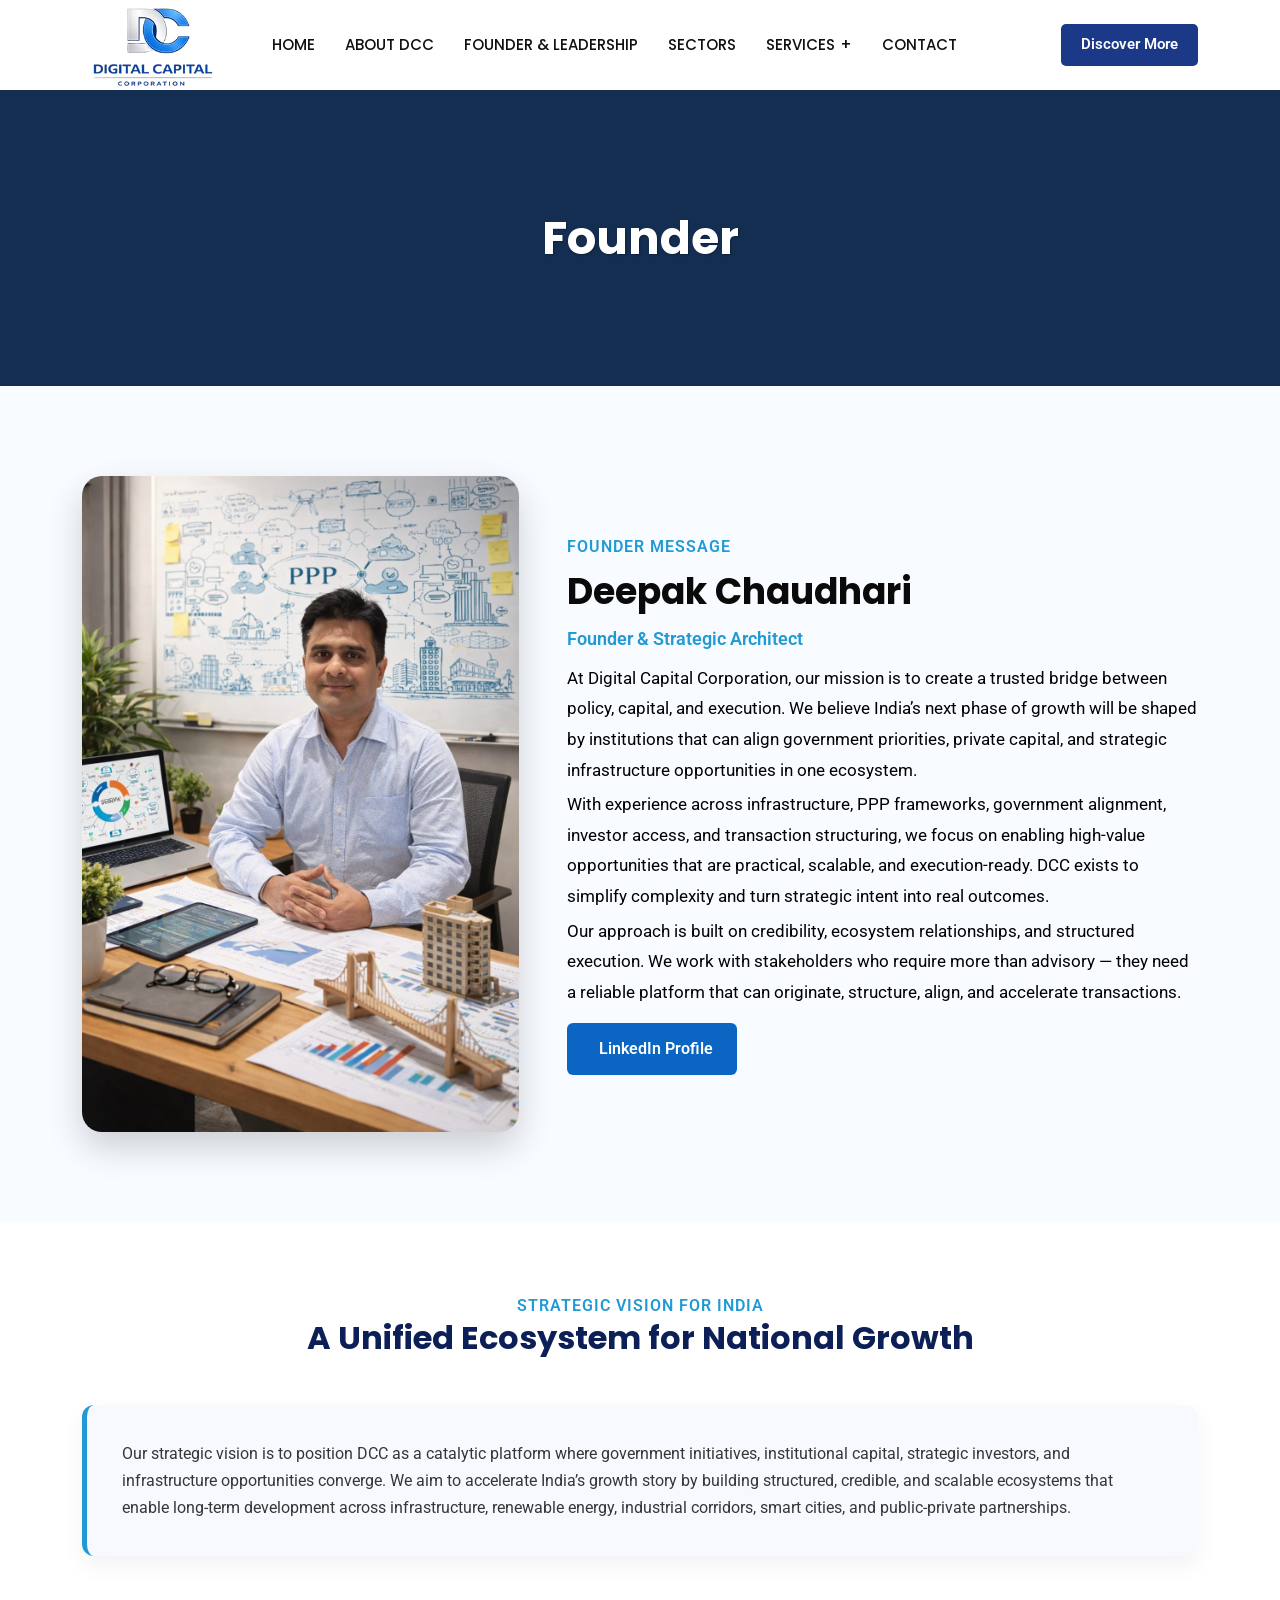
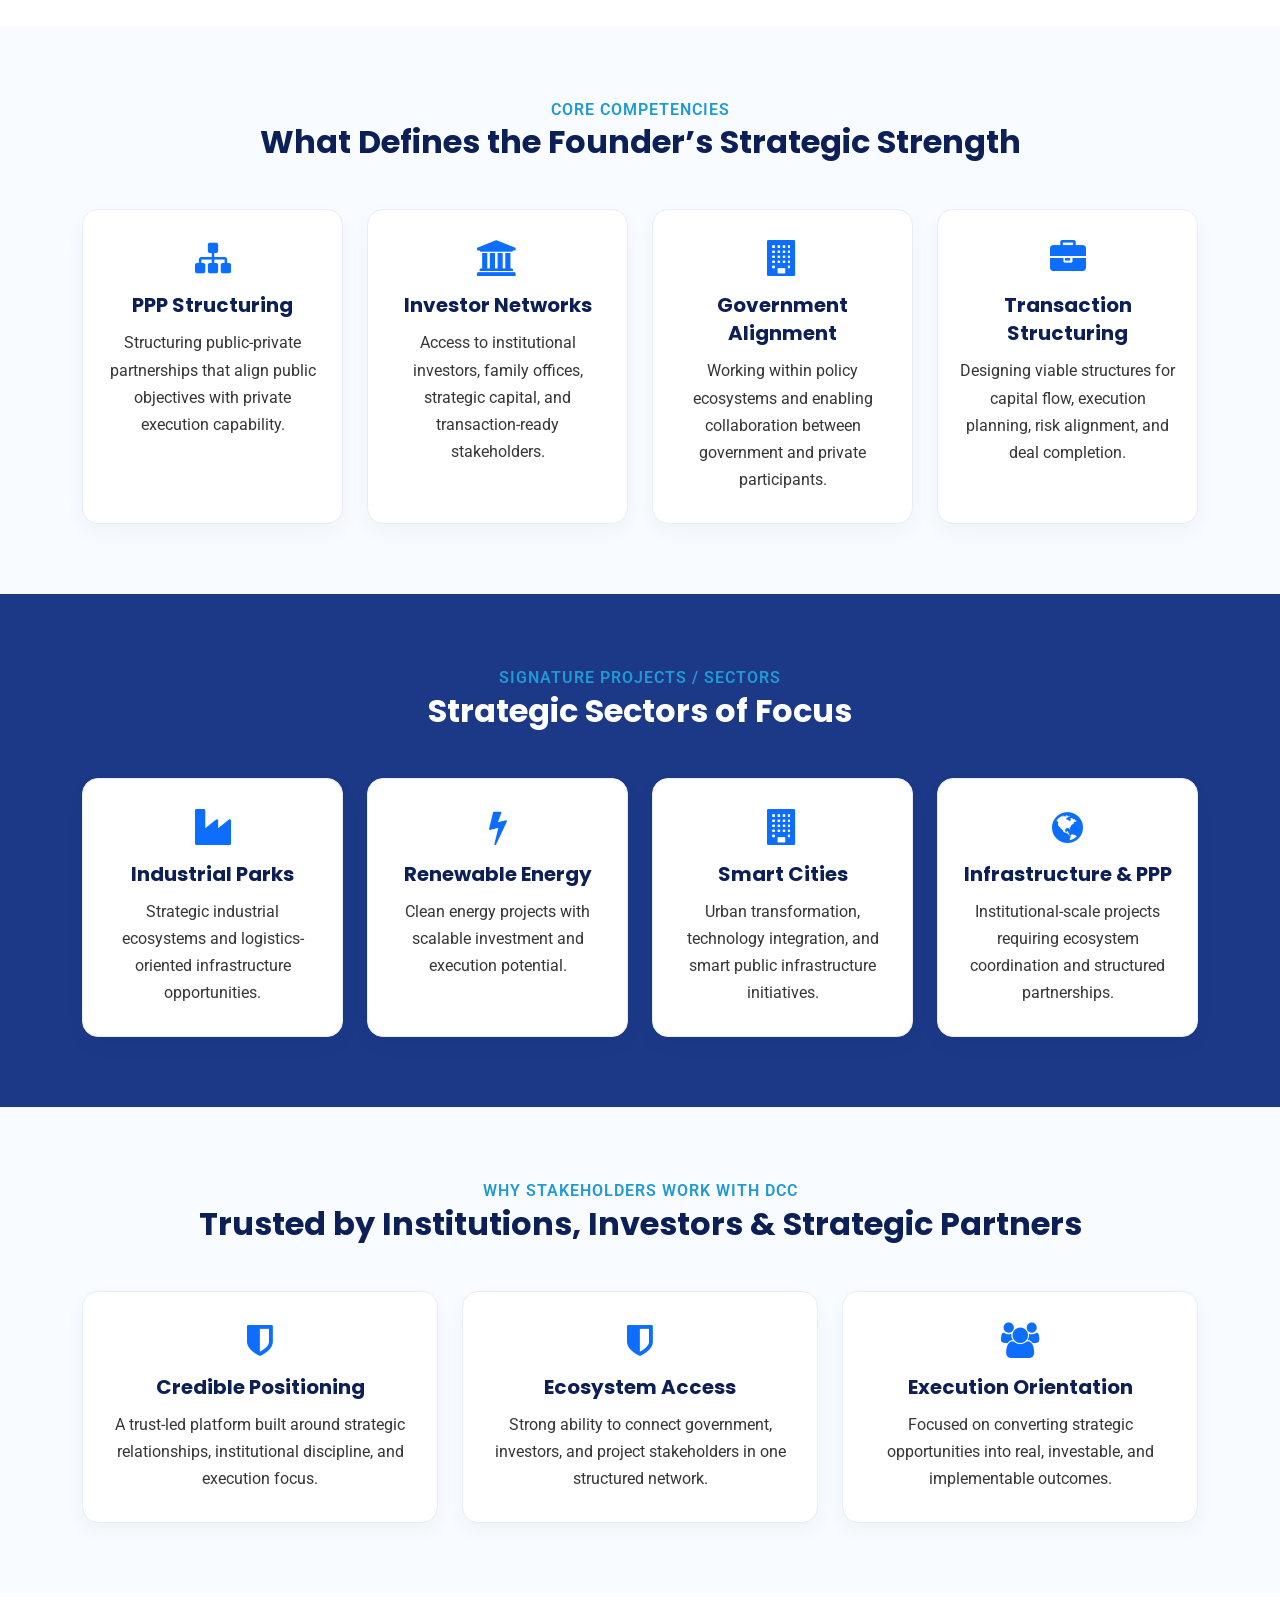
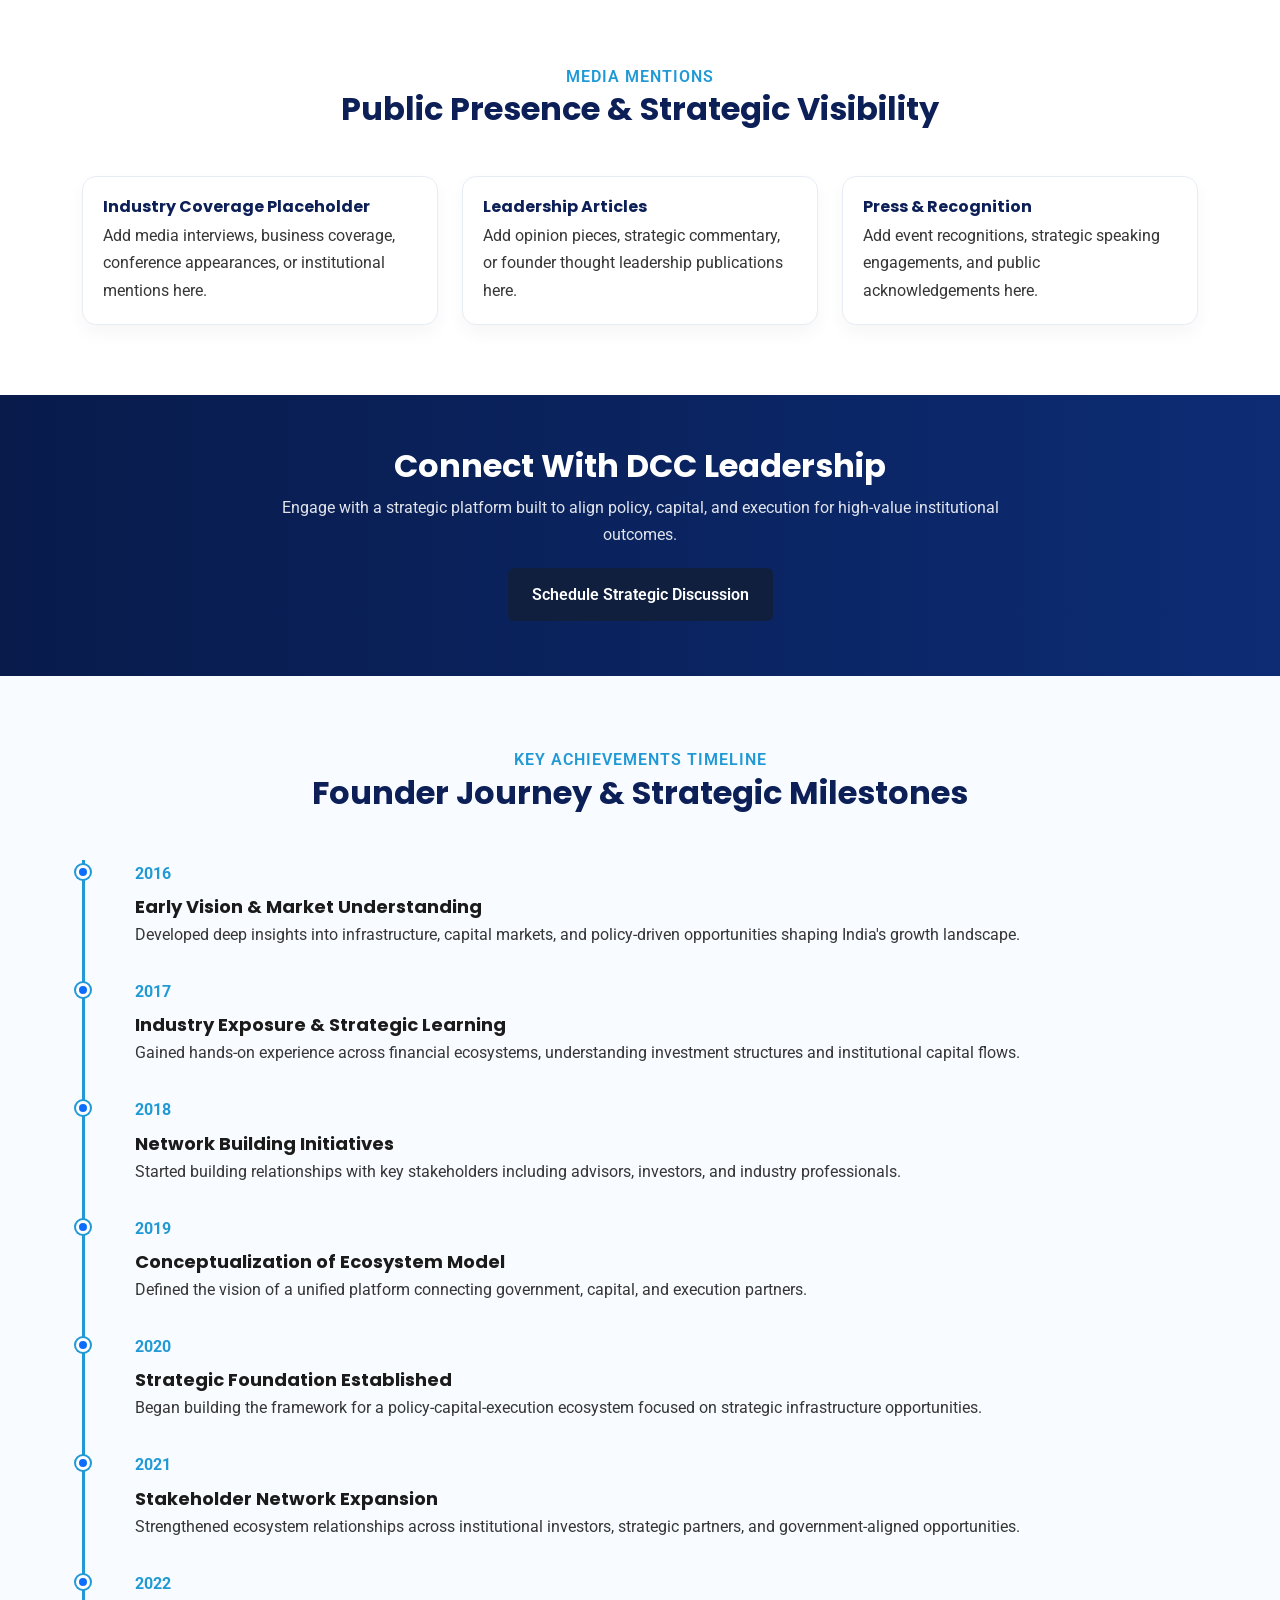
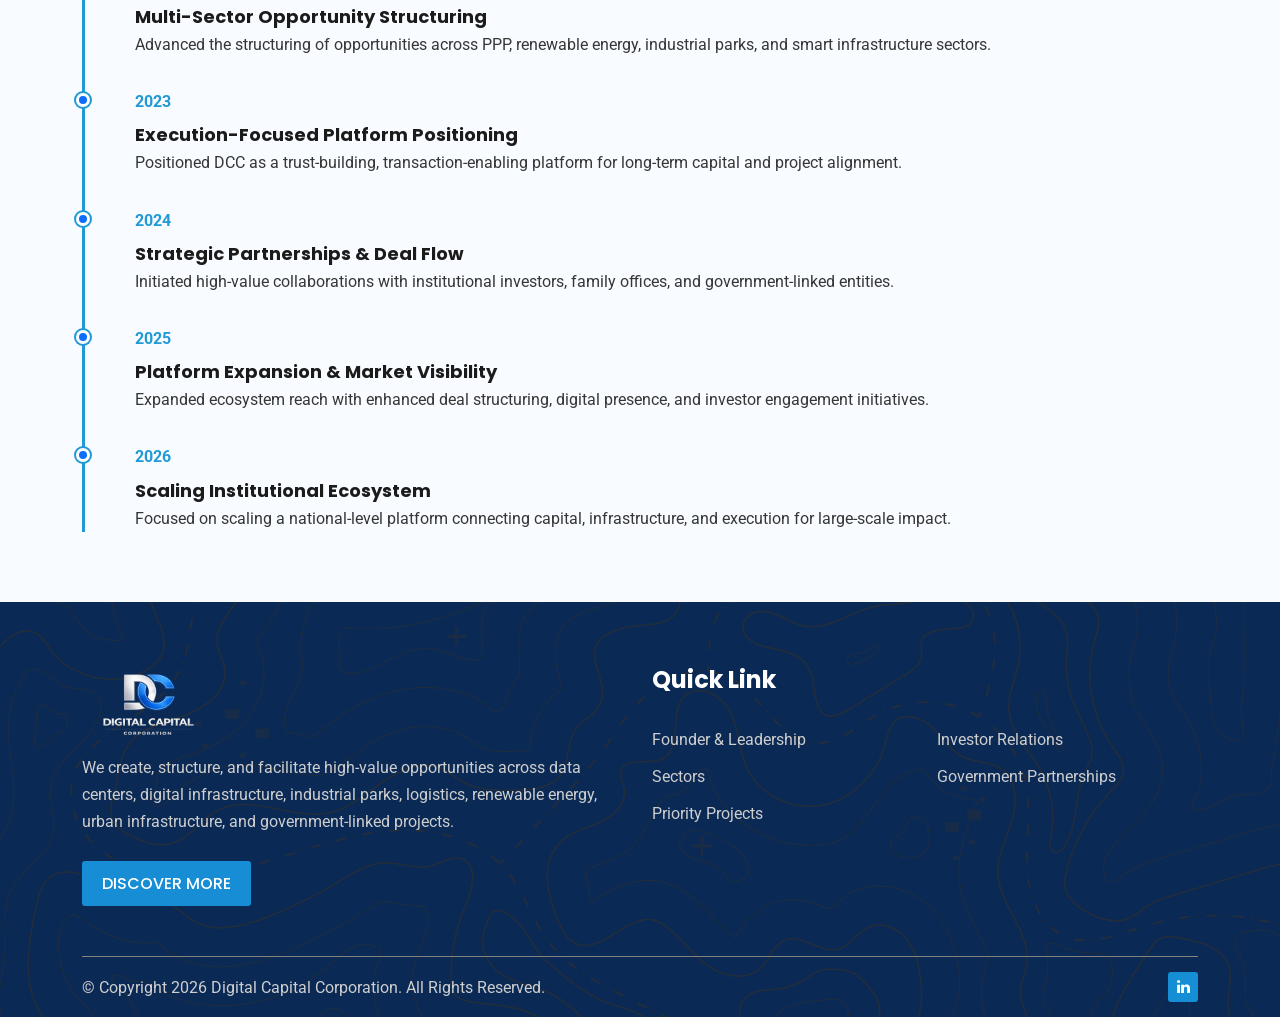
<file: founder-page.html>
<!DOCTYPE html>
<html lang="en">
    
<head>
        <!-- meta tag -->
        <meta charset="utf-8">
        <title>Founder - Digital Capital Corporation</title>
        <meta name="description" content="">
        <!-- responsive tag -->
        <meta http-equiv="x-ua-compatible" content="ie=edge">
        <meta name="viewport" content="width=device-width, initial-scale=1">
        <!-- favicon -->
        <link rel="apple-touch-icon" href="assets/images/favicon.png">
        <link rel="shortcut icon" type="image/x-icon" href="assets/images/favicon.png">
        <!-- Bootstrap v4.4.1 css -->
        <link rel="stylesheet" type="text/css" href="assets/css/bootstrap.min.css">
        <!-- font-awesome css -->
        <link rel="stylesheet" type="text/css" href="assets/css/font-awesome.min.css">
        <!-- animate css -->
        <link rel="stylesheet" type="text/css" href="assets/css/animate.css">
        <!-- aos css -->
        <link rel="stylesheet" type="text/css" href="assets/css/aos.css">
        <!-- owl.carousel css -->
        <link rel="stylesheet" type="text/css" href="assets/css/owl.carousel.css">
        <!-- slick css -->
        <link rel="stylesheet" type="text/css" href="assets/css/slick.css">
        <!-- off canvas css -->
        <link rel="stylesheet" type="text/css" href="assets/css/off-canvas.css">
        <!-- linea-font css -->
        <link rel="stylesheet" type="text/css" href="assets/fonts/linea-fonts.css">
        <!-- flaticon css  -->
        <link rel="stylesheet" type="text/css" href="assets/fonts/flaticon.css">
        <!-- magnific popup css -->
        <link rel="stylesheet" type="text/css" href="assets/css/magnific-popup.css">
        <!-- Main Menu css -->
        <link rel="stylesheet" href="assets/css/rsmenu-main.css">
        <!-- Rs animations css -->
        <link rel="stylesheet" href="assets/css/rs-animations.css">
        <!-- nivo slider CSS -->
        <link rel="stylesheet" type="text/css" href="assets/inc/custom-slider/css/nivo-slider.css">
        <link rel="stylesheet" type="text/css" href="assets/inc/custom-slider/css/preview.css">
        <!-- rsmenu transitions css -->
        <link rel="stylesheet" href="assets/css/rsmenu-transitions.css">
        <!-- spacing css -->
        <link rel="stylesheet" type="text/css" href="assets/css/rs-spacing.css">
        <!-- style css -->
        <link rel="stylesheet" type="text/css" href="style.css"> 
        <!-- responsive css -->
        <link rel="stylesheet" type="text/css" href="assets/css/responsive.css">
    </head>
    <body class="home-eight">

        <style>
            .timeline h5{
                margin-bottom: 0px;
            }
        </style>
     

        <!--Full width header Start-->
        <div class="full-width-header header-style4">
            
            <!--Header Start-->
            <header id="rs-header" class="rs-header">
                <!-- Menu Start -->
                <div class="menu-area menu-sticky">
                    <div class="container">
                        <div class="row">
                            <div class="col-lg-2">
                                <div class="logo-area">
                                    <a href="index.html"><img src="assets/images/logo.png" alt="logo"></a>
                                </div>
                            </div>
                            <div class="col-lg-10 text-right">
                                <div class="rs-menu-area">
                                    <div class="main-menu">
                                        <div class="mobile-menu">
                                            <a class="rs-menu-toggle">
                                                <i class="fa fa-bars"></i>
                                            </a>
                                        </div>
                                        <nav class="rs-menu">
                                           <ul class="nav-menu">
                                                <li class=""> <a href="index.html">Home</a></li>
                                                <li class=""><a href="about.html">About DCC</a></li>
                                                <li class=""><a href="founder-page.html">Founder & Leadership</a></li>
                                                <li class=""><a href="sectors.html">Sectors</a></li>
                                                <li class="menu-item-has-children">
                                                    <a href="#">Services</a>
                                                    <ul class="sub-menu">
                                                        <li><a href="priority-projects.html">Priority Projects</a></li>
                                                        <li><a href="investor-relations.html">Investor Relations</a></li>
                                                        <li class="last-item"><a href="government-partnerships.html">Government Partnerships</a></li>
                                                    </ul>
                                                </li>
                                                <li class=""><a href="contact.html">Contact</a></li>
                                            </ul>  
                                        </nav>
                                    </div> <!-- //.main-menu -->
                                    <div class="expand-btn-inner">
                                        <ul>
                                            <li>
                                                <a class="header-btn blue-btn" href="contact.html">Discover More</a>
                                            </li>
                                        </ul>
                                    </div>
                                </div>
                            </div>
                        </div>
                    </div>
                </div>
                <!-- Menu End -->

            </header>
            <!--Header End-->
        </div>
        <!--Full width header End-->

		<!-- Main content Start -->
        <div class="main-content">
            <div class="rs-breadcrumbs bg-6">
                <div class="container">
                    <div class="content-part text-center pt-160 pb-160">
                        <h1 class="breadcrumbs-title white-color mb-0">Founder</h1>
                    </div>
                </div>
            </div>

        

        <section class="founder-hero light-bg">
            <div class="container">
            <div class="row align-items-center g-5">
                <div class="col-lg-5">
                <div class="founder-img">
                    <img src="assets/images/founder-img.jpeg"  class="img-fluid" alt="Founder">
                </div>
                </div>
                <div class="col-lg-7">
                <span class="section-subtitle ">Founder Message</span>
                <h1 class="">Deepak Chaudhari</h1>
                <div class="designation mb-2">Founder & Strategic Architect</div>

                <p class="mb-1">
                    At Digital Capital Corporation, our mission is to create a trusted bridge between policy, capital, and execution.
                    We believe India’s next phase of growth will be shaped by institutions that can align government priorities,
                    private capital, and strategic infrastructure opportunities in one ecosystem.
                </p>

                <p class="mb-1">
                    With experience across infrastructure, PPP frameworks, government alignment, investor access, and transaction
                    structuring, we focus on enabling high-value opportunities that are practical, scalable, and execution-ready.
                    DCC exists to simplify complexity and turn strategic intent into real outcomes.
                </p>

                <p class="mb-1">
                    Our approach is built on credibility, ecosystem relationships, and structured execution. We work with stakeholders
                    who require more than advisory — they need a reliable platform that can originate, structure, align, and accelerate transactions.
                </p>

                <a href="https://www.linkedin.com/in/deepakchaudhari1980" class="linkedin-btn">
                    <i class="bi bi-linkedin me-2"></i>LinkedIn Profile
                </a>
                </div>
            </div>
            </div>
        </section>

        <!-- Strategic Vision -->
        <section class="section-padding" >
            <div class="container">
                <div class="text-center mb-5">
                    <span class="section-subtitle">Strategic Vision for India</span>
                    <h2 class="section-title">A Unified Ecosystem for National Growth</h2>
                </div>
                <div class="vision-box">
                    <p class="mb-0">
                    Our strategic vision is to position DCC as a catalytic platform where government initiatives,
                    institutional capital, strategic investors, and infrastructure opportunities converge. We aim to
                    accelerate India’s growth story by building structured, credible, and scalable ecosystems that enable
                    long-term development across infrastructure, renewable energy, industrial corridors, smart cities,
                    and public-private partnerships.
                    </p>
                </div>
            </div>
        </section>

        <!-- Core Competencies -->
        <section class="section-padding light-bg">
            <div class="container">
                <div class="text-center mb-5">
                    <span class="section-subtitle">Core Competencies</span>
                    <h2 class="section-title">What Defines the Founder’s Strategic Strength</h2>
                </div>
        
                <div class="row g-4">
        
                    <!-- 1 -->
                    <div class="col-md-6 col-lg-3">
                        <div class="competency-card">
                            <i class="fa fa-sitemap"></i>
                            <h5>PPP Structuring</h5>
                            <p class="mb-0">
                                Structuring public-private partnerships that align public objectives with private execution capability.
                            </p>
                        </div>
                    </div>
        
                    <!-- 2 -->
                    <div class="col-md-6 col-lg-3">
                        <div class="competency-card">
                            <i class="fa fa-university"></i>
                            <h5>Investor Networks</h5>
                            <p class="mb-0">
                                Access to institutional investors, family offices, strategic capital, and transaction-ready stakeholders.
                            </p>
                        </div>
                    </div>
        
                    <!-- 3 -->
                    <div class="col-md-6 col-lg-3">
                        <div class="competency-card">
                            <i class="fa fa-building"></i>
                            <h5>Government Alignment</h5>
                            <p class="mb-0">
                                Working within policy ecosystems and enabling collaboration between government and private participants.
                            </p>
                        </div>
                    </div>
        
                    <!-- 4 -->
                    <div class="col-md-6 col-lg-3">
                        <div class="competency-card">
                            <i class="fa fa-briefcase"></i>
                            <h5>Transaction Structuring</h5>
                            <p class="mb-0">
                                Designing viable structures for capital flow, execution planning, risk alignment, and deal completion.
                            </p>
                        </div>
                    </div>
        
                </div>
            </div>
        </section>

        <!-- Signature Projects / Sectors -->
        <section class="section-padding" style="background: #1c3988;">
            <div class="container">
            <div class="text-center mb-5">
                <span class="section-subtitle">Signature Projects / Sectors</span>
                <h2 class="section-title text-white">Strategic Sectors of Focus</h2>
            </div>

            <div class="row g-4">
                <div class="col-md-6 col-lg-3">
                <div class="sector-card">
                    <i class="fa fa-industry"></i>
                    <h5>Industrial Parks</h5>
                    <p class="mb-0">Strategic industrial ecosystems and logistics-oriented infrastructure opportunities.</p>
                </div>
                </div>

                <div class="col-md-6 col-lg-3">
                <div class="sector-card">
                    <i class="fa fa-bolt"></i>
                    <h5>Renewable Energy</h5>
                    <p class="mb-0">Clean energy projects with scalable investment and execution potential.</p>
                </div>
                </div>

                <div class="col-md-6 col-lg-3">
                <div class="sector-card">
                    <i class="fa fa-building"></i>
                    <h5>Smart Cities</h5>
                    <p class="mb-0">Urban transformation, technology integration, and smart public infrastructure initiatives.</p>
                </div>
                </div>

                <div class="col-md-6 col-lg-3">
                <div class="sector-card">
                    <i class="fa fa-globe"></i>
                    <h5>Infrastructure & PPP</h5>
                    <p class="mb-0">Institutional-scale projects requiring ecosystem coordination and structured partnerships.</p>
                </div>
                </div>
            </div>
            </div>
        </section>

        <!-- Why Stakeholders Work With DCC -->
        <section class="section-padding light-bg">
            <div class="container">
            <div class="text-center mb-5">
                <span class="section-subtitle">Why Stakeholders Work With DCC</span>
                <h2 class="section-title">Trusted by Institutions, Investors & Strategic Partners</h2>
            </div>

            <div class="row g-4">
                <div class="col-md-4">
                <div class="stakeholder-card">
                    <i class="fa fa-shield"></i>
                    <h5>Credible Positioning</h5>
                    <p class="mb-0">A trust-led platform built around strategic relationships, institutional discipline, and execution focus.</p>
                </div>
                </div>

                <div class="col-md-4">
                <div class="stakeholder-card">
                    <i class="fa fa-shield"></i>
                    <h5>Ecosystem Access</h5>
                    <p class="mb-0">Strong ability to connect government, investors, and project stakeholders in one structured network.</p>
                </div>
                </div>

                <div class="col-md-4">
                <div class="stakeholder-card">
                    <i class="fa fa-users"></i>
                    <h5>Execution Orientation</h5>
                    <p class="mb-0">Focused on converting strategic opportunities into real, investable, and implementable outcomes.</p>
                </div>
                </div>
            </div>
            </div>
        </section>

        <!-- Media Mentions -->
        <section class="section-padding">
            <div class="container">
            <div class="text-center mb-5">
                <span class="section-subtitle">Media Mentions</span>
                <h2 class="section-title">Public Presence & Strategic Visibility</h2>
            </div>

            <div class="row g-4">
                <div class="col-md-4">
                <div class="media-box h-100">
                    <h6>Industry Coverage Placeholder</h6>
                    <p class="mb-0">Add media interviews, business coverage, conference appearances, or institutional mentions here.</p>
                </div>
                </div>

                <div class="col-md-4">
                <div class="media-box h-100">
                    <h6>Leadership Articles</h6>
                    <p class="mb-0">Add opinion pieces, strategic commentary, or founder thought leadership publications here.</p>
                </div>
                </div>

                <div class="col-md-4">
                <div class="media-box h-100">
                    <h6>Press & Recognition</h6>
                    <p class="mb-0">Add event recognitions, strategic speaking engagements, and public acknowledgements here.</p>
                </div>
                </div>
            </div>
            </div>
        </section>
        <section class="cta-strip">
            <div class="container">
            <h3 class="text-white">Connect With DCC Leadership</h3>
            <p>
                Engage with a strategic platform built to align policy, capital, and execution for high-value institutional outcomes.
            </p>
            <a href="#" class="cta-btn">Schedule Strategic Discussion</a>
            </div>
        </section>
        <!-- Key Achievements Timeline -->
        <section class="section-padding light-bg loaded">
            <div class="container">
                <div class="text-center mb-5">
                    <span class="section-subtitle">Key Achievements Timeline</span>
                    <h2 class="section-title">Founder Journey & Strategic Milestones</h2>
                </div>
        
                <div class="timeline">
        
                    <div class="timeline-item">
                        <div class="timeline-year">2016</div>
                        <h5>Early Vision & Market Understanding</h5>
                        <p class="mb-0">Developed deep insights into infrastructure, capital markets, and policy-driven opportunities shaping India's growth landscape.</p>
                    </div>
        
                    <div class="timeline-item">
                        <div class="timeline-year">2017</div>
                        <h5>Industry Exposure & Strategic Learning</h5>
                        <p class="mb-0">Gained hands-on experience across financial ecosystems, understanding investment structures and institutional capital flows.</p>
                    </div>
        
                    <div class="timeline-item">
                        <div class="timeline-year">2018</div>
                        <h5>Network Building Initiatives</h5>
                        <p class="mb-0">Started building relationships with key stakeholders including advisors, investors, and industry professionals.</p>
                    </div>
        
                    <div class="timeline-item">
                        <div class="timeline-year">2019</div>
                        <h5>Conceptualization of Ecosystem Model</h5>
                        <p class="mb-0">Defined the vision of a unified platform connecting government, capital, and execution partners.</p>
                    </div>
        
                    <div class="timeline-item">
                        <div class="timeline-year">2020</div>
                        <h5>Strategic Foundation Established</h5>
                        <p class="mb-0">Began building the framework for a policy-capital-execution ecosystem focused on strategic infrastructure opportunities.</p>
                    </div>
        
                    <div class="timeline-item">
                        <div class="timeline-year">2021</div>
                        <h5>Stakeholder Network Expansion</h5>
                        <p class="mb-0">Strengthened ecosystem relationships across institutional investors, strategic partners, and government-aligned opportunities.</p>
                    </div>
        
                    <div class="timeline-item">
                        <div class="timeline-year">2022</div>
                        <h5>Multi-Sector Opportunity Structuring</h5>
                        <p class="mb-0">Advanced the structuring of opportunities across PPP, renewable energy, industrial parks, and smart infrastructure sectors.</p>
                    </div>
        
                    <div class="timeline-item">
                        <div class="timeline-year">2023</div>
                        <h5>Execution-Focused Platform Positioning</h5>
                        <p class="mb-0">Positioned DCC as a trust-building, transaction-enabling platform for long-term capital and project alignment.</p>
                    </div>
        
                    <div class="timeline-item">
                        <div class="timeline-year">2024</div>
                        <h5>Strategic Partnerships & Deal Flow</h5>
                        <p class="mb-0">Initiated high-value collaborations with institutional investors, family offices, and government-linked entities.</p>
                    </div>
        
                    <div class="timeline-item">
                        <div class="timeline-year">2025</div>
                        <h5>Platform Expansion & Market Visibility</h5>
                        <p class="mb-0">Expanded ecosystem reach with enhanced deal structuring, digital presence, and investor engagement initiatives.</p>
                    </div>
        
                    <div class="timeline-item">
                        <div class="timeline-year">2026</div>
                        <h5>Scaling Institutional Ecosystem</h5>
                        <p class="mb-0">Focused on scaling a national-level platform connecting capital, infrastructure, and execution for large-scale impact.</p>
                    </div>
        
                </div>
            </div>
        </section>

        <!-- CTA -->
       


        </div> 
        <!-- Main content End -->

        <footer id="rs-footer" class="rs-footer style3 modify1 marketing">
            <div class="container">
               
                <div class="footer-content pt-62 pb-50 md-pb-64 sm-pt-48">
                    <div class="row">
                        <div class="col-lg-6 col-md-12 col-sm-12 footer-widget md-mb-39">
                            <div class="about-widget pr-15">
                                <div class="logo-part">
                                    <a href="index.html"><img src="assets/images/footer-logo.png" alt="Footer Logo"></a>
                                </div>
                                <p class="desc">
                                    We create, structure, and facilitate high-value opportunities across data centers, digital infrastructure, industrial parks, logistics, renewable energy, urban infrastructure, and government-linked projects.
                                </p>
                                <div class="btn-part">
                                    <a class="readon2 discover marketing" href="about.html">Discover More</a>
                                </div>
                            </div>
                        </div>
                       
                        <div class="col-lg-6 col-md-12 col-sm-12 footer-widget">
                            <h4 class="widget-title">Quick Link</h4>
                            <div class="row">
                                <div class="col-md-6">
                                    <ul class="footer-quick">
                                        <li><a href="founder-page.html">Founder & Leadership</a></li>
                                        <li><a href="sectors.html">Sectors</a></li>
                                        <li><a href="priority-projects.html">Priority Projects</a></li>
                                    </ul>
                                </div>
                                <div class="col-md-6">
                                    <ul class="footer-quick">
                                        <li><a href="investor-relations.html">Investor Relations</a></li>
                                        <li><a href="government-partnerships.html">Government Partnerships</a></li>
                                    </ul>
                                </div>
                            </div>
                        </div>
                    </div>
                </div>
                <div class="footer-bottom">
                    <div class="row y-middle">
                        <div class="col-lg-6 col-md-8 sm-mb-21">
                            <div class="copyright">
                                <p>© Copyright 2026 Digital Capital Corporation. All Rights Reserved.</p>
                            </div>
                        </div>
                        <div class="col-lg-6 col-md-4 text-right sm-text-center">
                              <ul class="footer-social">
                                <li><a href="https://www.linkedin.com/company/digital-capital-corporation/?viewAsMember=true"><i class="fa fa-linkedin"></i></a></li>
                            </ul>
                        </div>
                    </div>
                </div>
            </div>
        </footer>

        <!-- start scrollUp  -->
        <div id="scrollUp">
            <i class="fa fa-angle-up"></i>
        </div>
        <!-- End scrollUp  -->

        <!-- Search Modal Start -->
        <div aria-hidden="true" class="modal fade search-modal" role="dialog" tabindex="-1">
            <button type="button" class="close" data-dismiss="modal" aria-label="Close">
              <span class="flaticon-cross"></span>
            </button>
            <div class="modal-dialog modal-dialog-centered">
                <div class="modal-content">
                    <div class="search-block clearfix">
                        <form>
                            <div class="form-group">
                                <input class="form-control" placeholder="Search Here..." type="text" required="">
                                <button type="submit"><i class="fa fa-search"></i></button>
                            </div>
                        </form>
                    </div>
                </div>
            </div>
        </div>
        <!-- Search Modal End -->

        <!-- modernizr js -->
        <script src="assets/js/modernizr-2.8.3.min.js"></script>
        <!-- jquery latest version -->
        <script src="assets/js/jquery.min.js"></script>
        <!-- Bootstrap v4.4.1 js -->
        <script src="assets/js/bootstrap.min.js"></script>
        <!-- Menu js -->
        <script src="assets/js/rsmenu-main.js"></script> 
        <!-- op nav js -->
        <script src="assets/js/jquery.nav.js"></script>
        <!-- owl.carousel js -->
        <script src="assets/js/owl.carousel.min.js"></script>
        <!-- Slick js -->
        <script src="assets/js/slick.min.js"></script>
        <!-- isotope.pkgd.min js -->
        <script src="assets/js/isotope.pkgd.min.js"></script>
        <!-- imagesloaded.pkgd.min js -->
        <script src="assets/js/imagesloaded.pkgd.min.js"></script>
        <!-- wow js -->
        <script src="assets/js/wow.min.js"></script>
        <!-- aos js -->
        <script src="assets/js/aos.js"></script>
        <!-- Skill bar js -->
        <script src="assets/js/skill.bars.jquery.js"></script>
        <script src="assets/js/jquery.counterup.min.js"></script>        
         <!-- counter top js -->
        <script src="assets/js/waypoints.min.js"></script>
        <!-- video js -->
        <script src="assets/js/jquery.mb.YTPlayer.min.js"></script>
        <!-- magnific popup js -->
        <script src="assets/js/jquery.magnific-popup.min.js"></script>
        <!-- Nivo slider js -->
        <script src="assets/inc/custom-slider/js/jquery.nivo.slider.js"></script>
        <!-- plugins js -->
        <script src="assets/js/plugins.js"></script>
        <!-- contact form js -->
        <script src="assets/js/contact.form.js"></script>
        <!-- main js -->
        <script src="assets/js/main.js"></script>
    </body>

</html>
</file>
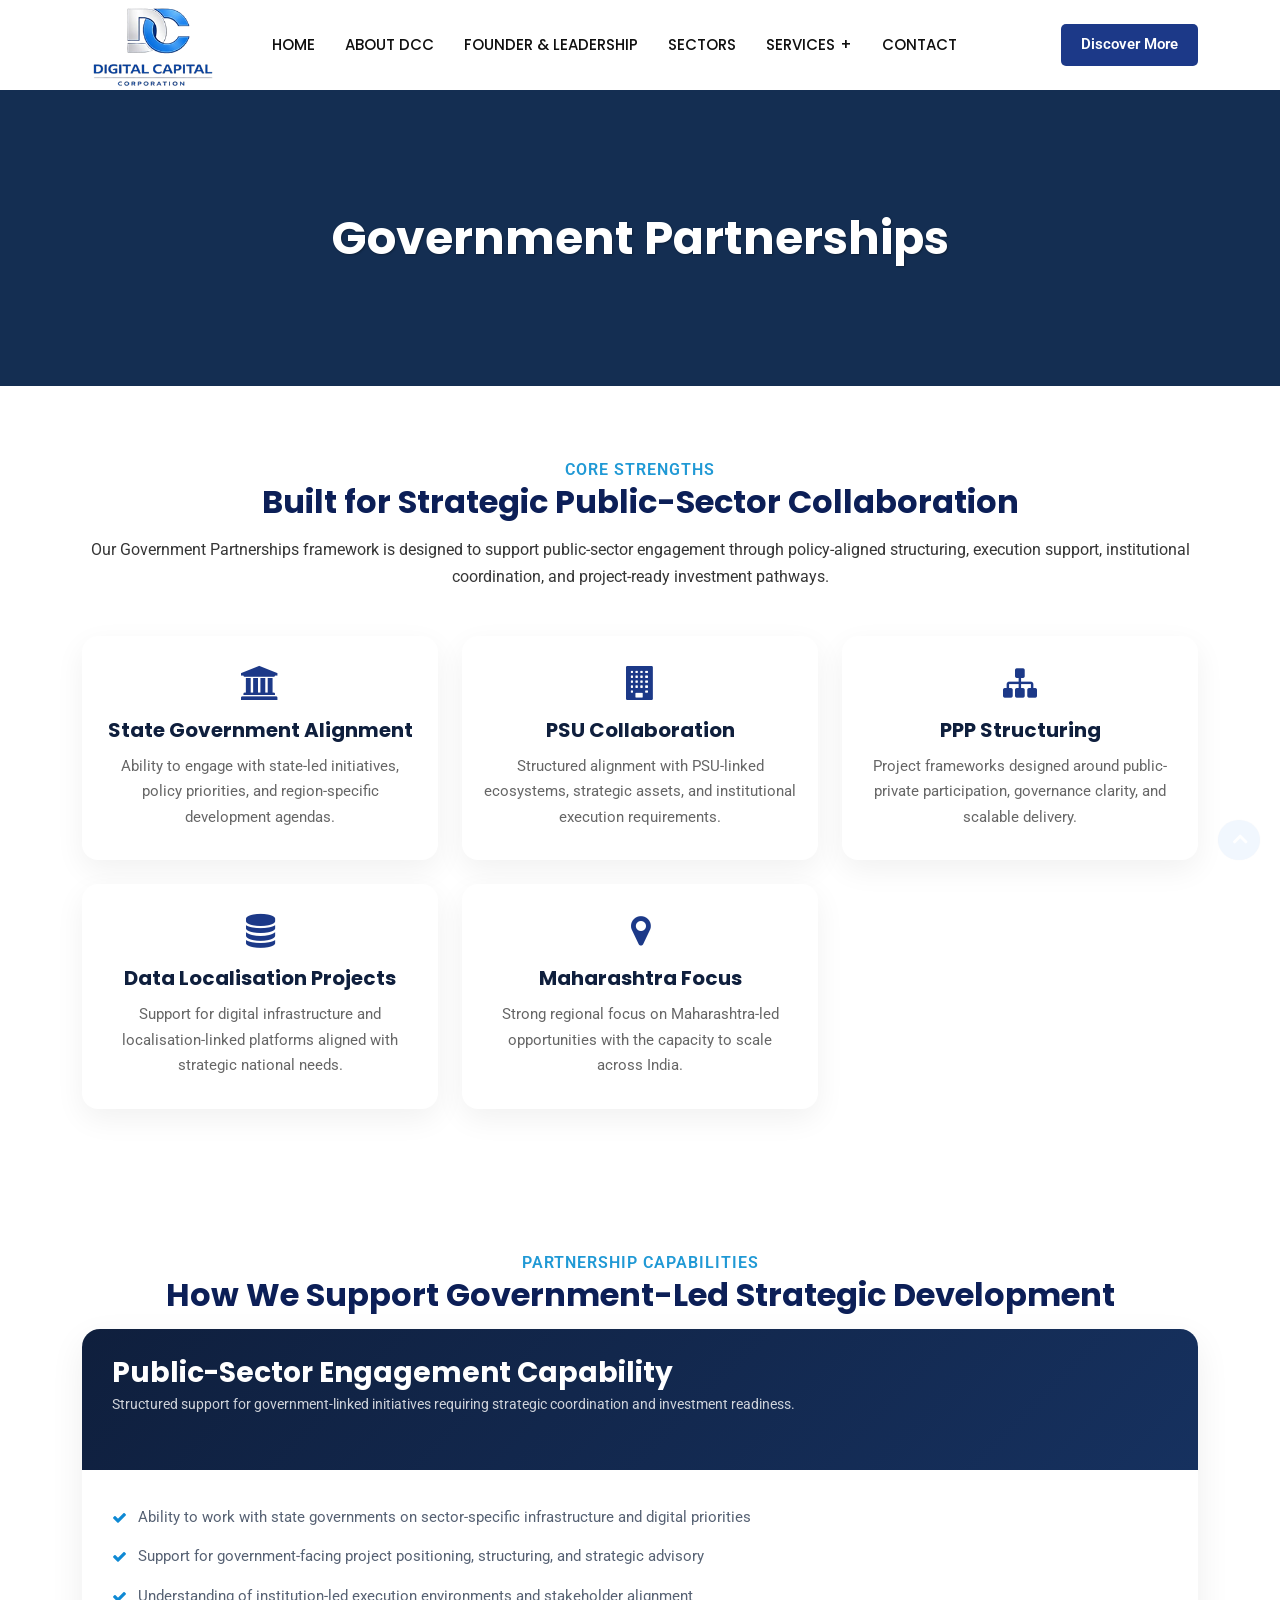
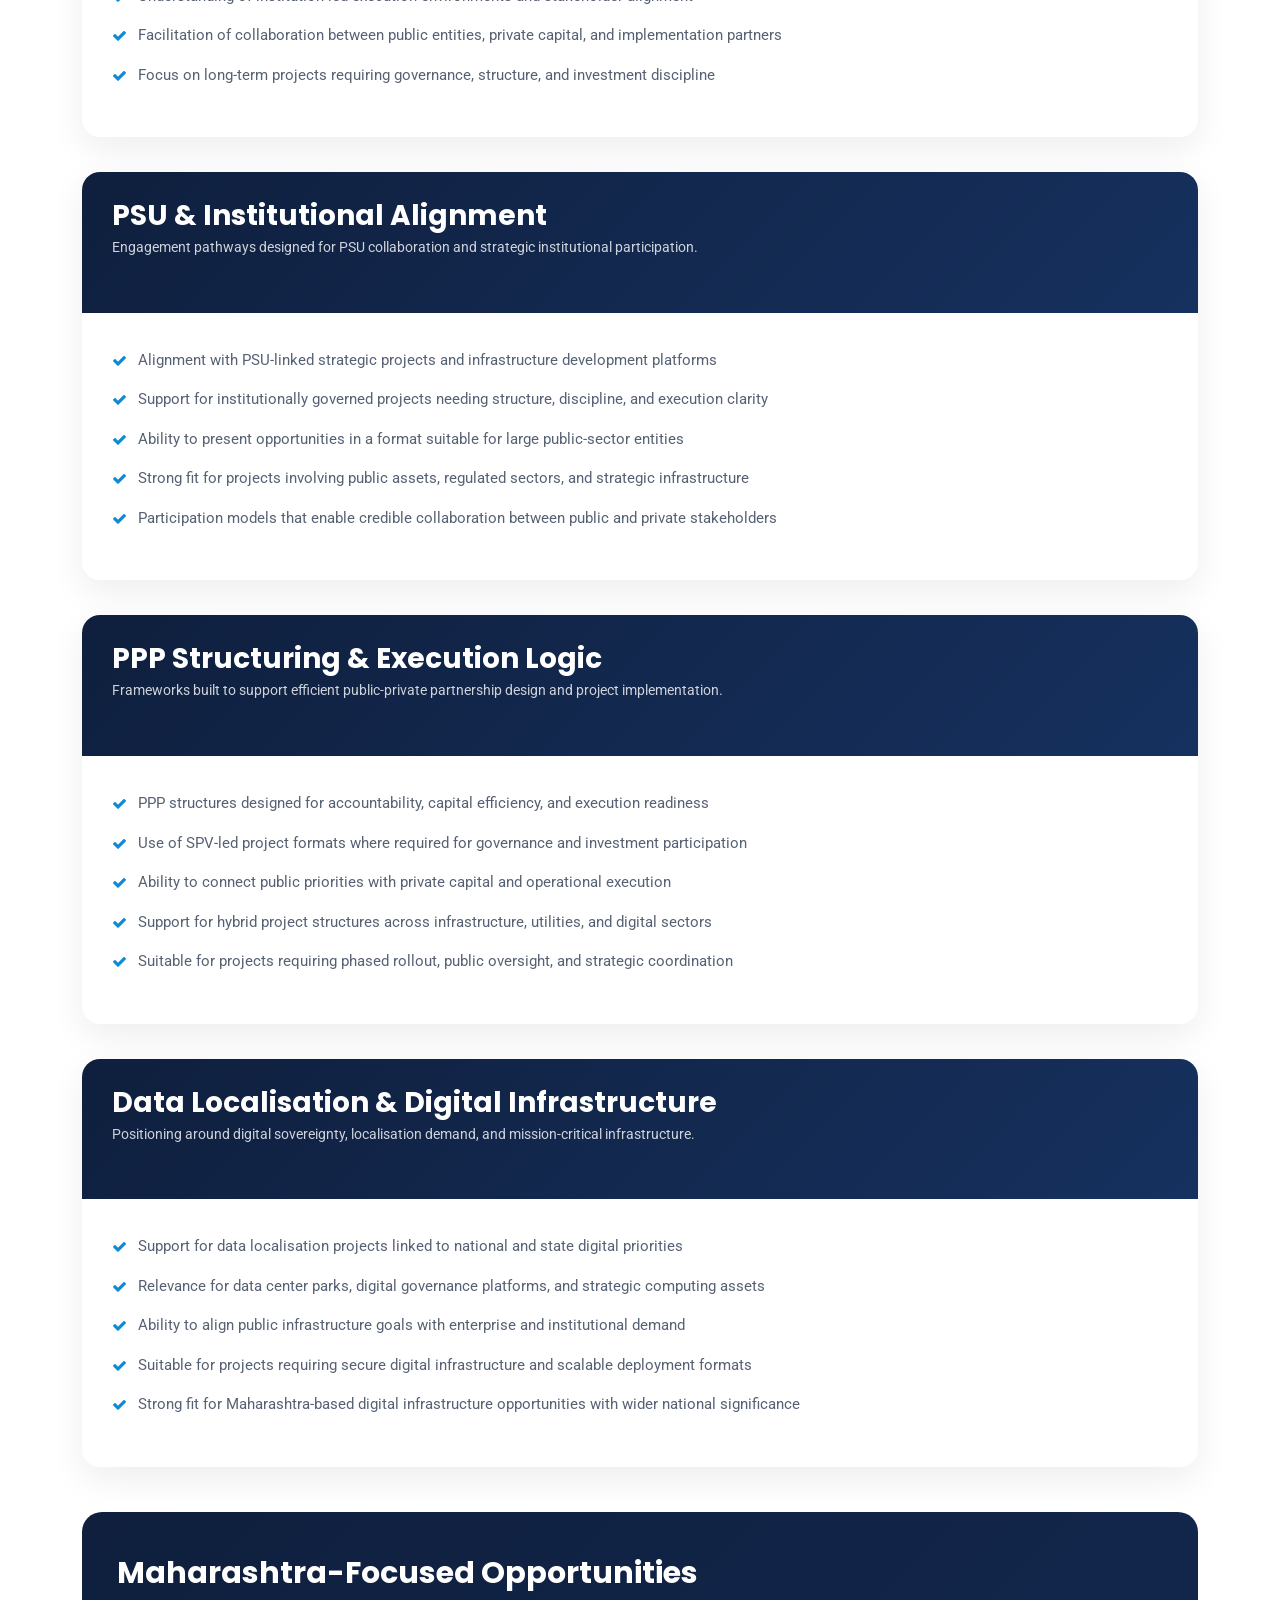
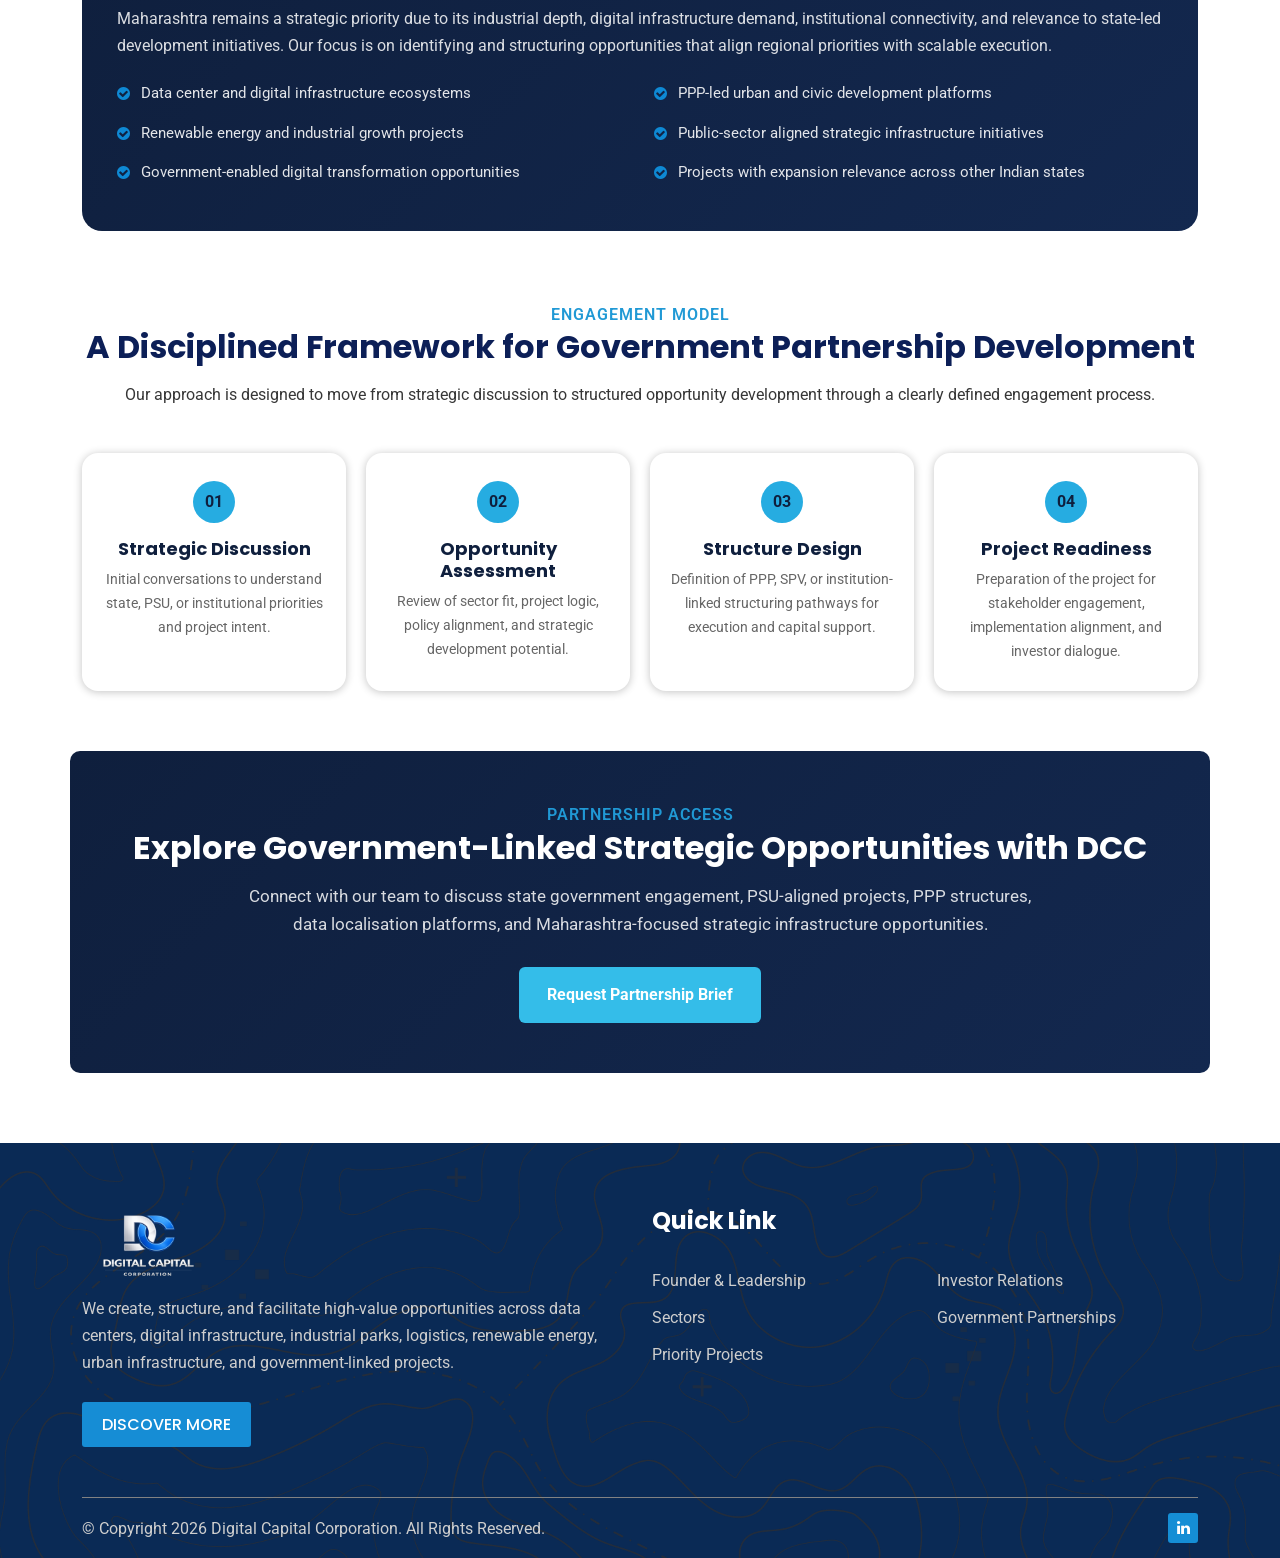
<file: government-partnerships.html>
<!DOCTYPE html>
<html lang="en">
    
<head>
        <!-- meta tag -->
        <meta charset="utf-8">
        <title>Government Partnerships - Digital Capital Corporation</title>
        <meta name="description" content="">
        <!-- responsive tag -->
        <meta http-equiv="x-ua-compatible" content="ie=edge">
        <meta name="viewport" content="width=device-width, initial-scale=1">
        <!-- favicon -->
        <link rel="apple-touch-icon" href="assets/images/favicon.png">
        <link rel="shortcut icon" type="image/x-icon" href="assets/images/favicon.png">
        <!-- Bootstrap v4.4.1 css -->
        <link rel="stylesheet" type="text/css" href="assets/css/bootstrap.min.css">
        <!-- font-awesome css -->
        <link rel="stylesheet" type="text/css" href="assets/css/font-awesome.min.css">
        <!-- animate css -->
        <link rel="stylesheet" type="text/css" href="assets/css/animate.css">
        <!-- aos css -->
        <link rel="stylesheet" type="text/css" href="assets/css/aos.css">
        <!-- owl.carousel css -->
        <link rel="stylesheet" type="text/css" href="assets/css/owl.carousel.css">
        <!-- slick css -->
        <link rel="stylesheet" type="text/css" href="assets/css/slick.css">
        <!-- off canvas css -->
        <link rel="stylesheet" type="text/css" href="assets/css/off-canvas.css">
        <!-- linea-font css -->
        <link rel="stylesheet" type="text/css" href="assets/fonts/linea-fonts.css">
        <!-- flaticon css  -->
        <link rel="stylesheet" type="text/css" href="assets/fonts/flaticon.css">
        <!-- magnific popup css -->
        <link rel="stylesheet" type="text/css" href="assets/css/magnific-popup.css">
        <!-- Main Menu css -->
        <link rel="stylesheet" href="assets/css/rsmenu-main.css">
        <!-- Rs animations css -->
        <link rel="stylesheet" href="assets/css/rs-animations.css">
        <!-- nivo slider CSS -->
        <link rel="stylesheet" type="text/css" href="assets/inc/custom-slider/css/nivo-slider.css">
        <link rel="stylesheet" type="text/css" href="assets/inc/custom-slider/css/preview.css">
        <!-- rsmenu transitions css -->
        <link rel="stylesheet" href="assets/css/rsmenu-transitions.css">
        <!-- spacing css -->
        <link rel="stylesheet" type="text/css" href="assets/css/rs-spacing.css">
        <!-- style css -->
        <link rel="stylesheet" type="text/css" href="style.css"> 
        <!-- responsive css -->
        <link rel="stylesheet" type="text/css" href="assets/css/responsive.css">
    </head>
    <body class="home-eight">

     

        <!--Full width header Start-->
        <div class="full-width-header header-style4">
            
            <!--Header Start-->
            <header id="rs-header" class="rs-header">
                <!-- Menu Start -->
                <div class="menu-area menu-sticky">
                    <div class="container">
                        <div class="row">
                            <div class="col-lg-2">
                                <div class="logo-area">
                                    <a href="index.html"><img src="assets/images/logo.png" alt="logo"></a>
                                </div>
                            </div>
                            <div class="col-lg-10 text-right">
                                <div class="rs-menu-area">
                                    <div class="main-menu">
                                        <div class="mobile-menu">
                                            <a class="rs-menu-toggle">
                                                <i class="fa fa-bars"></i>
                                            </a>
                                        </div>
                                        <nav class="rs-menu">
                                           <ul class="nav-menu">
                                                <li class=""> <a href="index.html">Home</a></li>
                                                <li class=""><a href="about.html">About DCC</a></li>
                                                <li class=""><a href="founder-page.html">Founder & Leadership</a></li>
                                                <li class=""><a href="sectors.html">Sectors</a></li>
                                                <li class="menu-item-has-children">
                                                    <a href="#">Services</a>
                                                    <ul class="sub-menu">
                                                        <li><a href="priority-projects.html">Priority Projects</a></li>
                                                        <li><a href="investor-relations.html">Investor Relations</a></li>
                                                        <li class="last-item"><a href="government-partnerships.html">Government Partnerships</a></li>
                                                    </ul>
                                                </li>
                                                <li class=""><a href="contact.html">Contact</a></li>
                                            </ul>  
                                        </nav>
                                    </div> <!-- //.main-menu -->
                                    <div class="expand-btn-inner">
                                        <ul>
                                            <li>
                                                <a class="header-btn blue-btn" href="contact.html">Discover More</a>
                                            </li>
                                        </ul>
                                    </div>
                                </div>
                            </div>
                        </div>
                    </div>
                </div>
                <!-- Menu End -->

            </header>
            <!--Header End-->
        </div>
        <!--Full width header End-->
        <style>
            .highlights-grid {
                display: grid;
                grid-template-columns: repeat(3, 1fr);
                gap: 24px;
                margin-top: 45px;
            }
            .process-grid {
                display: grid;
                grid-template-columns: repeat(4, 1fr);
                gap: 20px;
                margin-top: 45px;
            }
        </style>
		<!-- Main content Start -->
        <div class="main-content">
            <div class="rs-breadcrumbs bg-6">
                <div class="container">
                    <div class="content-part text-center pt-160 pb-160">
                        <h1 class="breadcrumbs-title white-color mb-0">Government Partnerships</h1>
                    </div>
                </div>
            </div>
            
            <section class="section-padding">
                <div class="container">
                    <div class="text-center">
                        <span class="section-subtitle">Core Strengths</span>
                        <h2 class="section-title">Built for Strategic Public-Sector Collaboration</h2>
                        <p class="section-desc">
                            Our Government Partnerships framework is designed to support public-sector engagement through
                            policy-aligned structuring, execution support, institutional coordination, and project-ready
                            investment pathways.
                        </p>
                    </div>
        
                    <div class="highlights-grid">
                        <div class="highlight-card">
                            <i class="fa fa-university"></i>
                            <h4>State Government Alignment</h4>
                            <p>Ability to engage with state-led initiatives, policy priorities, and region-specific development agendas.</p>
                        </div>
                        <div class="highlight-card">
                            <i class="fa fa-building"></i>
                            <h4>PSU Collaboration</h4>
                            <p>Structured alignment with PSU-linked ecosystems, strategic assets, and institutional execution requirements.</p>
                        </div>
                        <div class="highlight-card">
                            <i class="fa fa-sitemap"></i>
                            <h4>PPP Structuring</h4>
                            <p>Project frameworks designed around public-private participation, governance clarity, and scalable delivery.</p>
                        </div>
                        <div class="highlight-card">
                            <i class="fa fa-database"></i>
                            <h4>Data Localisation Projects</h4>
                            <p>Support for digital infrastructure and localisation-linked platforms aligned with strategic national needs.</p>
                        </div>
                        <div class="highlight-card">
                            <i class="fa fa-map-marker"></i>
                            <h4>Maharashtra Focus</h4>
                            <p>Strong regional focus on Maharashtra-led opportunities with the capacity to scale across India.</p>
                        </div>
                    </div>
                </div>
            </section>
        
            <!-- Capability Section -->
            <section class="section-padding capability-section">
                <div class="container">
                    <div class="text-center">
                        <span class="section-subtitle">Partnership Capabilities</span>
                        <h2 class="section-title">How We Support Government-Led Strategic Development</h2>
                    </div>
        
                    <div class="project-grid">
                        <div class="project-card">
                            <div class="project-top">
                                <h3>Public-Sector Engagement Capability</h3>
                                <p>Structured support for government-linked initiatives requiring strategic coordination and investment readiness.</p>
                            </div>
                            <div class="project-body">
                                <ul class="project-list">
                                    <li>Ability to work with state governments on sector-specific infrastructure and digital priorities</li>
                                    <li>Support for government-facing project positioning, structuring, and strategic advisory</li>
                                    <li>Understanding of institution-led execution environments and stakeholder alignment</li>
                                    <li>Facilitation of collaboration between public entities, private capital, and implementation partners</li>
                                    <li>Focus on long-term projects requiring governance, structure, and investment discipline</li>
                                </ul>
                            </div>
                        </div>
        
                        <div class="project-card">
                            <div class="project-top">
                                <h3>PSU & Institutional Alignment</h3>
                                <p>Engagement pathways designed for PSU collaboration and strategic institutional participation.</p>
                            </div>
                            <div class="project-body">
                                <ul class="project-list">
                                    <li>Alignment with PSU-linked strategic projects and infrastructure development platforms</li>
                                    <li>Support for institutionally governed projects needing structure, discipline, and execution clarity</li>
                                    <li>Ability to present opportunities in a format suitable for large public-sector entities</li>
                                    <li>Strong fit for projects involving public assets, regulated sectors, and strategic infrastructure</li>
                                    <li>Participation models that enable credible collaboration between public and private stakeholders</li>
                                </ul>
                            </div>
                        </div>
        
                        <div class="project-card">
                            <div class="project-top">
                                <h3>PPP Structuring & Execution Logic</h3>
                                <p>Frameworks built to support efficient public-private partnership design and project implementation.</p>
                            </div>
                            <div class="project-body">
                                <ul class="project-list">
                                    <li>PPP structures designed for accountability, capital efficiency, and execution readiness</li>
                                    <li>Use of SPV-led project formats where required for governance and investment participation</li>
                                    <li>Ability to connect public priorities with private capital and operational execution</li>
                                    <li>Support for hybrid project structures across infrastructure, utilities, and digital sectors</li>
                                    <li>Suitable for projects requiring phased rollout, public oversight, and strategic coordination</li>
                                </ul>
                            </div>
                        </div>
        
                        <div class="project-card">
                            <div class="project-top">
                                <h3>Data Localisation & Digital Infrastructure</h3>
                                <p>Positioning around digital sovereignty, localisation demand, and mission-critical infrastructure.</p>
                            </div>
                            <div class="project-body">
                                <ul class="project-list">
                                    <li>Support for data localisation projects linked to national and state digital priorities</li>
                                    <li>Relevance for data center parks, digital governance platforms, and strategic computing assets</li>
                                    <li>Ability to align public infrastructure goals with enterprise and institutional demand</li>
                                    <li>Suitable for projects requiring secure digital infrastructure and scalable deployment formats</li>
                                    <li>Strong fit for Maharashtra-based digital infrastructure opportunities with wider national significance</li>
                                </ul>
                            </div>
                        </div>
                    </div>
        
                    <div class="focus-box">
                        <h3>Maharashtra-Focused Opportunities</h3>
                        <p>
                            Maharashtra remains a strategic priority due to its industrial depth, digital infrastructure demand,
                            institutional connectivity, and relevance to state-led development initiatives. Our focus is on
                            identifying and structuring opportunities that align regional priorities with scalable execution.
                        </p>
                        <ul class="focus-list">
                            <li>Data center and digital infrastructure ecosystems</li>
                            <li>PPP-led urban and civic development platforms</li>
                            <li>Renewable energy and industrial growth projects</li>
                            <li>Public-sector aligned strategic infrastructure initiatives</li>
                            <li>Government-enabled digital transformation opportunities</li>
                            <li>Projects with expansion relevance across other Indian states</li>
                        </ul>
                    </div>
                </div>
            </section>
        
            <!-- Engagement Model -->
            <section class="pb-60">
                <div class="container">
                    <div class="text-center">
                        <span class="section-subtitle">Engagement Model</span>
                        <h2 class="section-title">A Disciplined Framework for Government Partnership Development</h2>
                        <p class="section-desc">
                            Our approach is designed to move from strategic discussion to structured opportunity development
                            through a clearly defined engagement process.
                        </p>
                    </div>
        
                    <div class="process-grid">
                        <div class="process-card">
                            <div class="process-number">01</div>
                            <h4>Strategic Discussion</h4>
                            <p>Initial conversations to understand state, PSU, or institutional priorities and project intent.</p>
                        </div>
        
                        <div class="process-card">
                            <div class="process-number">02</div>
                            <h4>Opportunity Assessment</h4>
                            <p>Review of sector fit, project logic, policy alignment, and strategic development potential.</p>
                        </div>
        
                        <div class="process-card">
                            <div class="process-number">03</div>
                            <h4>Structure Design</h4>
                            <p>Definition of PPP, SPV, or institution-linked structuring pathways for execution and capital support.</p>
                        </div>
        
                        <div class="process-card">
                            <div class="process-number">04</div>
                            <h4>Project Readiness</h4>
                            <p>Preparation of the project for stakeholder engagement, implementation alignment, and investor dialogue.</p>
                        </div>
                    </div>
                </div>
            </section>
        
            
            <section class="section-padding pt-0">
                <div class="container text-center">
                  <div class="row final-cta">
                    <span class="section-subtitle">Partnership Access</span>
                    <h2 class="section-title">Explore Government-Linked Strategic Opportunities with DCC</h2>
                    <p>
                        Connect with our team to discuss state government engagement, PSU-aligned projects, PPP structures,
                        data localisation platforms, and Maharashtra-focused strategic infrastructure opportunities.
                    </p>
        
                    <div class="cta-action">
                        <a href="#" class="btn-light-gold">Request Partnership Brief</a>
                    </div>
                  </div>
                </div>
            </section>
           
        </div> 
        <!-- Main content End -->

        <footer id="rs-footer" class="rs-footer style3 modify1 marketing">
            <div class="container">
               
                <div class="footer-content pt-62 pb-50 md-pb-64 sm-pt-48">
                    <div class="row">
                        <div class="col-lg-6 col-md-12 col-sm-12 footer-widget md-mb-39">
                            <div class="about-widget pr-15">
                                <div class="logo-part">
                                    <a href="index.html"><img src="assets/images/footer-logo.png" alt="Footer Logo"></a>
                                </div>
                                <p class="desc">
                                    We create, structure, and facilitate high-value opportunities across data centers, digital infrastructure, industrial parks, logistics, renewable energy, urban infrastructure, and government-linked projects.
                                </p>
                                <div class="btn-part">
                                    <a class="readon2 discover marketing" href="about.html">Discover More</a>
                                </div>
                            </div>
                        </div>
                       
                        <div class="col-lg-6 col-md-12 col-sm-12 footer-widget">
                            <h4 class="widget-title">Quick Link</h4>
                            <div class="row">
                                <div class="col-md-6">
                                    <ul class="footer-quick">
                                        <li><a href="founder-page.html">Founder & Leadership</a></li>
                                        <li><a href="sectors.html">Sectors</a></li>
                                        <li><a href="priority-projects.html">Priority Projects</a></li>
                                    </ul>
                                </div>
                                <div class="col-md-6">
                                    <ul class="footer-quick">
                                        <li><a href="investor-relations.html">Investor Relations</a></li>
                                        <li><a href="government-partnerships.html">Government Partnerships</a></li>
                                    </ul>
                                </div>
                            </div>
                        </div>
                    </div>
                </div>
                <div class="footer-bottom">
                    <div class="row y-middle">
                        <div class="col-lg-6 col-md-8 sm-mb-21">
                            <div class="copyright">
                                <p>© Copyright 2026 Digital Capital Corporation. All Rights Reserved.</p>
                            </div>
                        </div>
                        <div class="col-lg-6 col-md-4 text-right sm-text-center">
                              <ul class="footer-social">
                                <li><a href="https://www.linkedin.com/company/digital-capital-corporation/?viewAsMember=true"><i class="fa fa-linkedin"></i></a></li>
                            </ul>
                        </div>
                    </div>
                </div>
            </div>
        </footer>

        <!-- start scrollUp  -->
        <div id="scrollUp">
            <i class="fa fa-angle-up"></i>
        </div>
        <!-- End scrollUp  -->

        <!-- Search Modal Start -->
        <div aria-hidden="true" class="modal fade search-modal" role="dialog" tabindex="-1">
            <button type="button" class="close" data-dismiss="modal" aria-label="Close">
              <span class="flaticon-cross"></span>
            </button>
            <div class="modal-dialog modal-dialog-centered">
                <div class="modal-content">
                    <div class="search-block clearfix">
                        <form>
                            <div class="form-group">
                                <input class="form-control" placeholder="Search Here..." type="text" required="">
                                <button type="submit"><i class="fa fa-search"></i></button>
                            </div>
                        </form>
                    </div>
                </div>
            </div>
        </div>
        <!-- Search Modal End -->

        <!-- modernizr js -->
        <script src="assets/js/modernizr-2.8.3.min.js"></script>
        <!-- jquery latest version -->
        <script src="assets/js/jquery.min.js"></script>
        <!-- Bootstrap v4.4.1 js -->
        <script src="assets/js/bootstrap.min.js"></script>
        <!-- Menu js -->
        <script src="assets/js/rsmenu-main.js"></script> 
        <!-- op nav js -->
        <script src="assets/js/jquery.nav.js"></script>
        <!-- owl.carousel js -->
        <script src="assets/js/owl.carousel.min.js"></script>
        <!-- Slick js -->
        <script src="assets/js/slick.min.js"></script>
        <!-- isotope.pkgd.min js -->
        <script src="assets/js/isotope.pkgd.min.js"></script>
        <!-- imagesloaded.pkgd.min js -->
        <script src="assets/js/imagesloaded.pkgd.min.js"></script>
        <!-- wow js -->
        <script src="assets/js/wow.min.js"></script>
        <!-- aos js -->
        <script src="assets/js/aos.js"></script>
        <!-- Skill bar js -->
        <script src="assets/js/skill.bars.jquery.js"></script>
        <script src="assets/js/jquery.counterup.min.js"></script>        
         <!-- counter top js -->
        <script src="assets/js/waypoints.min.js"></script>
        <!-- video js -->
        <script src="assets/js/jquery.mb.YTPlayer.min.js"></script>
        <!-- magnific popup js -->
        <script src="assets/js/jquery.magnific-popup.min.js"></script>
        <!-- Nivo slider js -->
        <script src="assets/inc/custom-slider/js/jquery.nivo.slider.js"></script>
        <!-- plugins js -->
        <script src="assets/js/plugins.js"></script>
        <!-- contact form js -->
        <script src="assets/js/contact.form.js"></script>
        <!-- main js -->
        <script src="assets/js/main.js"></script>
    </body>

</html>
</file>
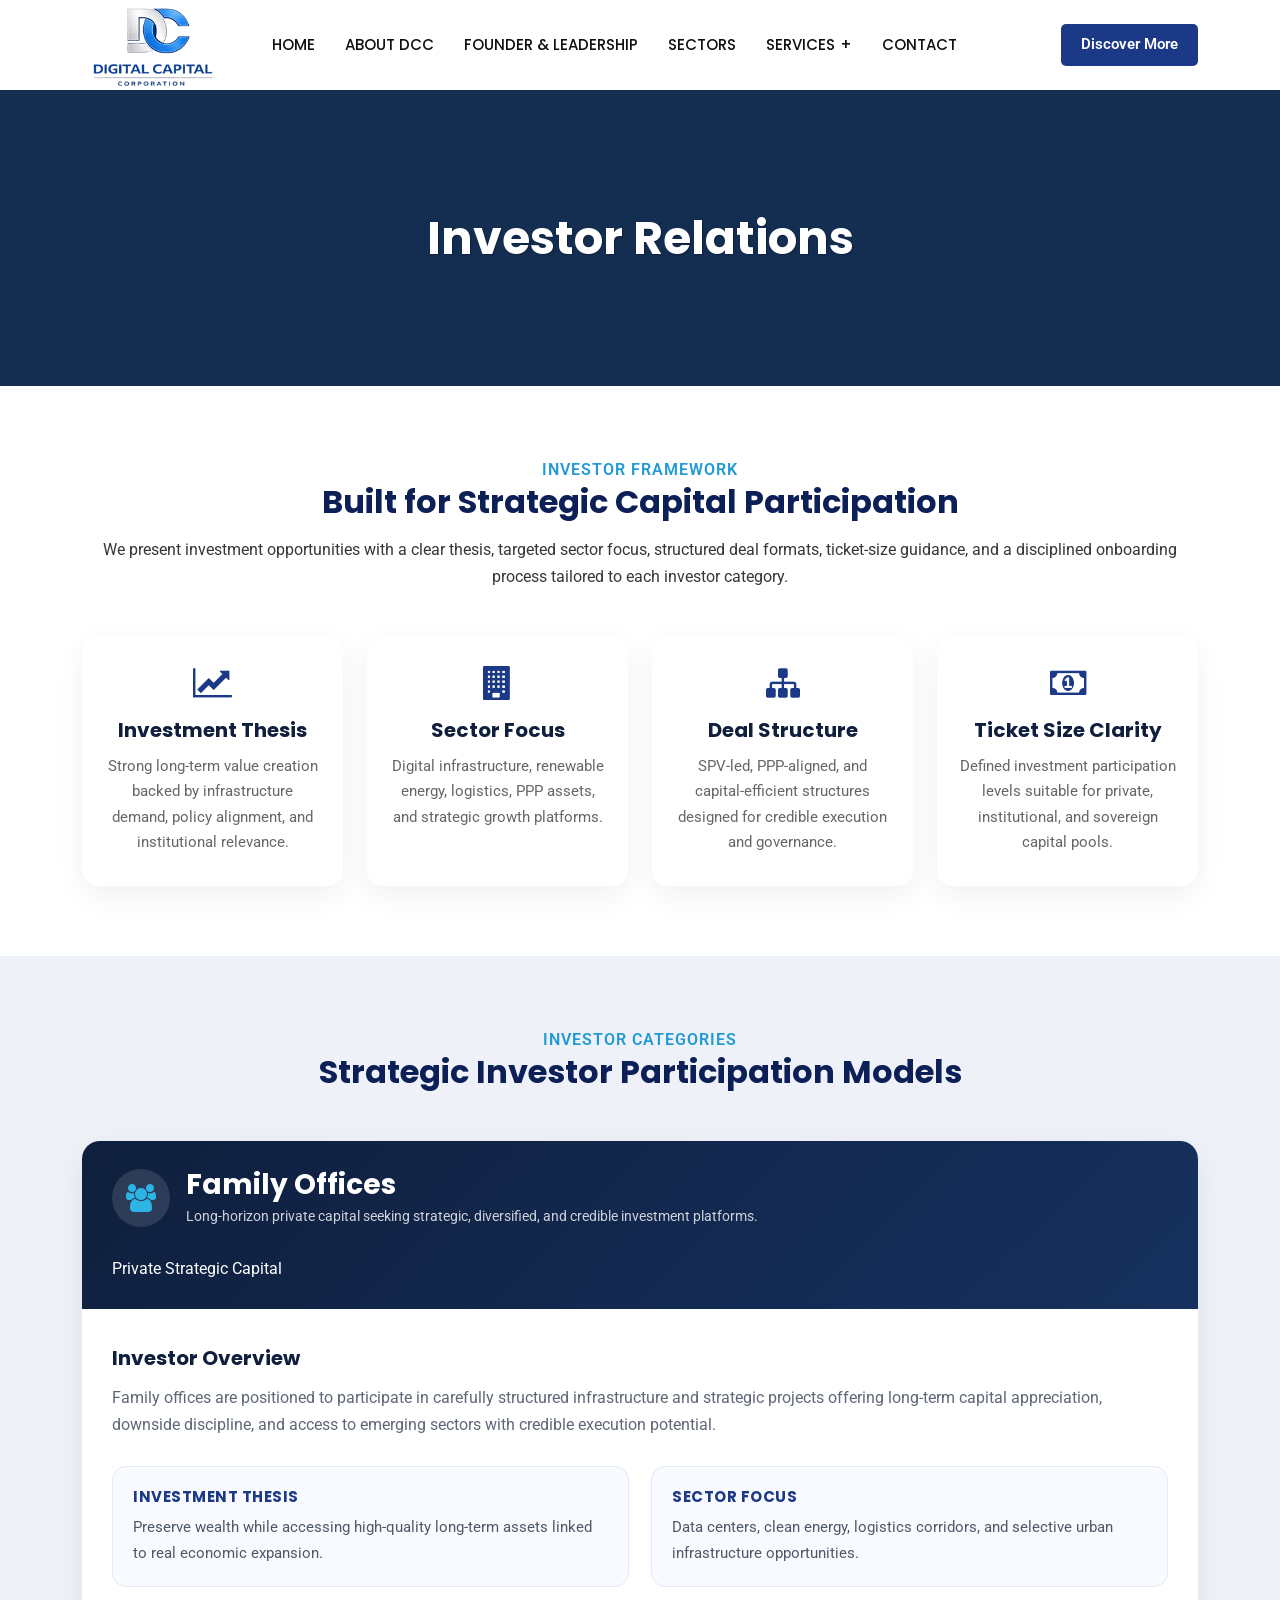
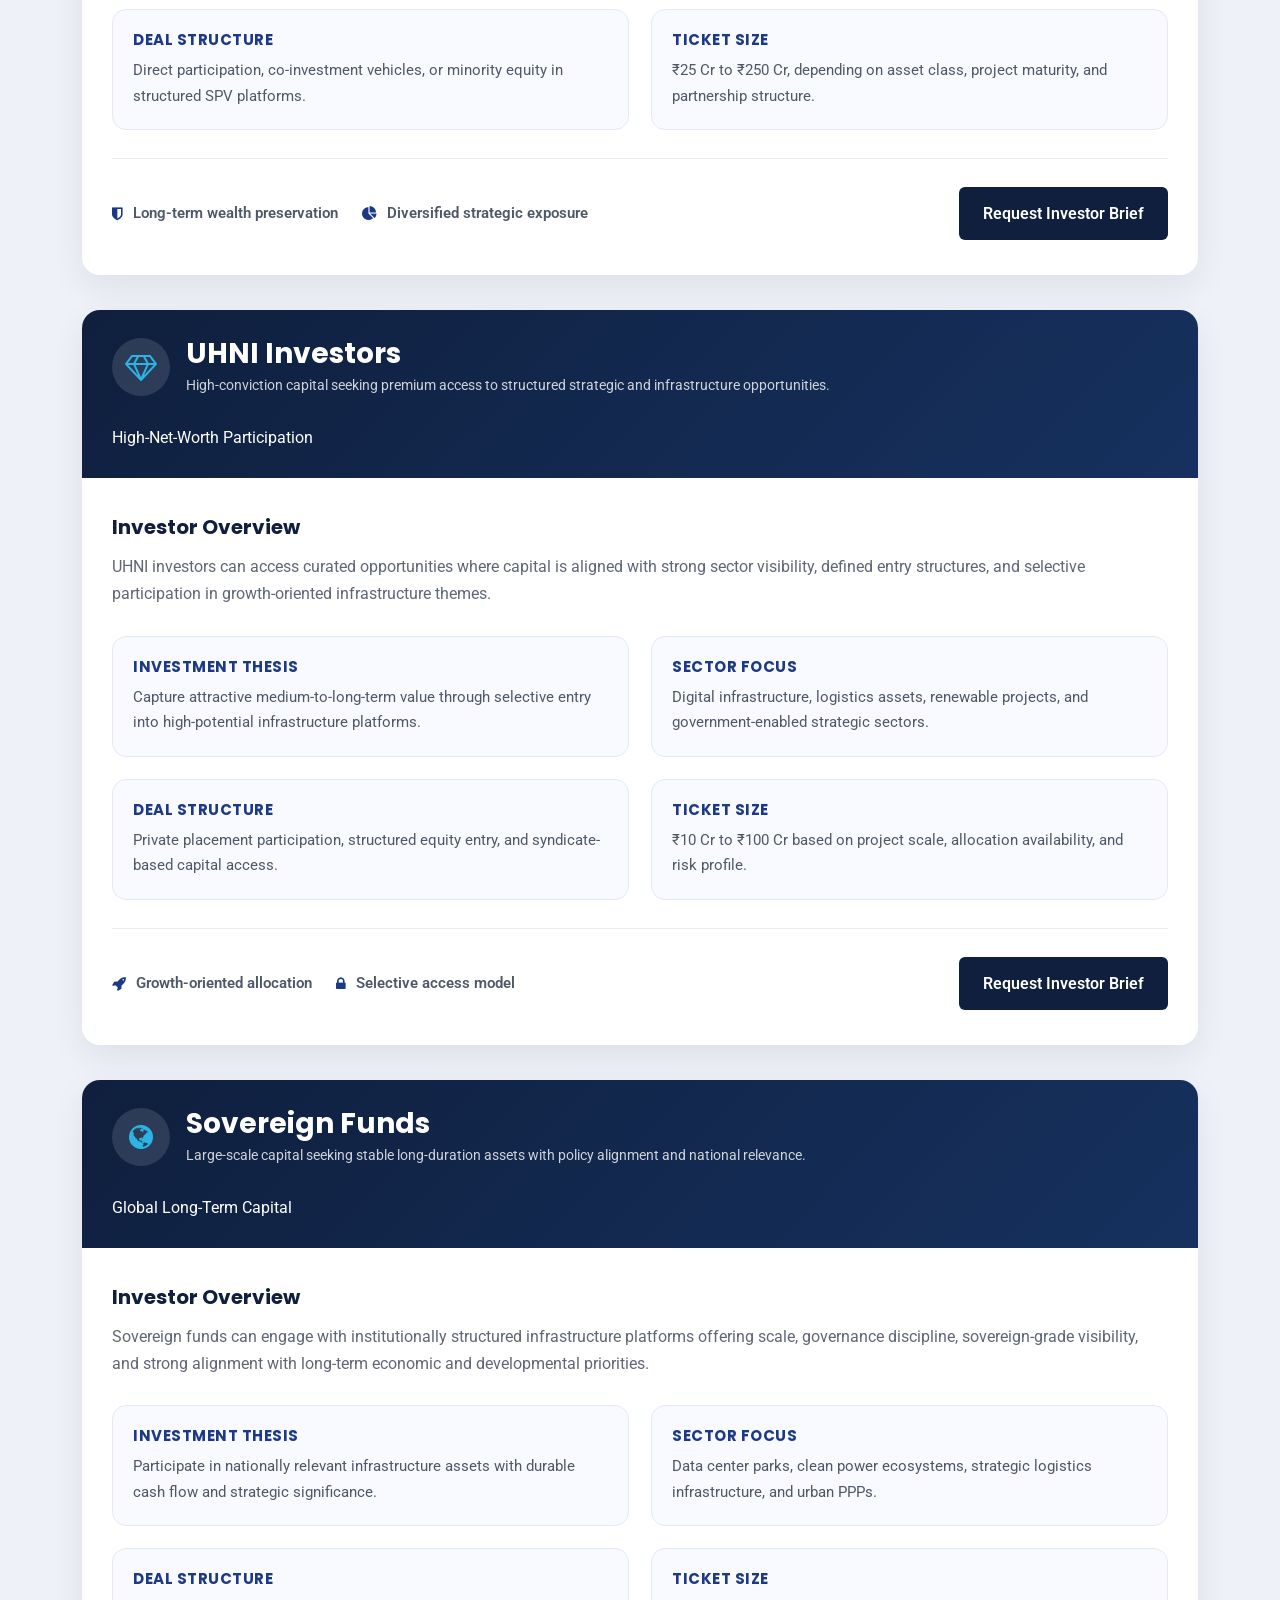
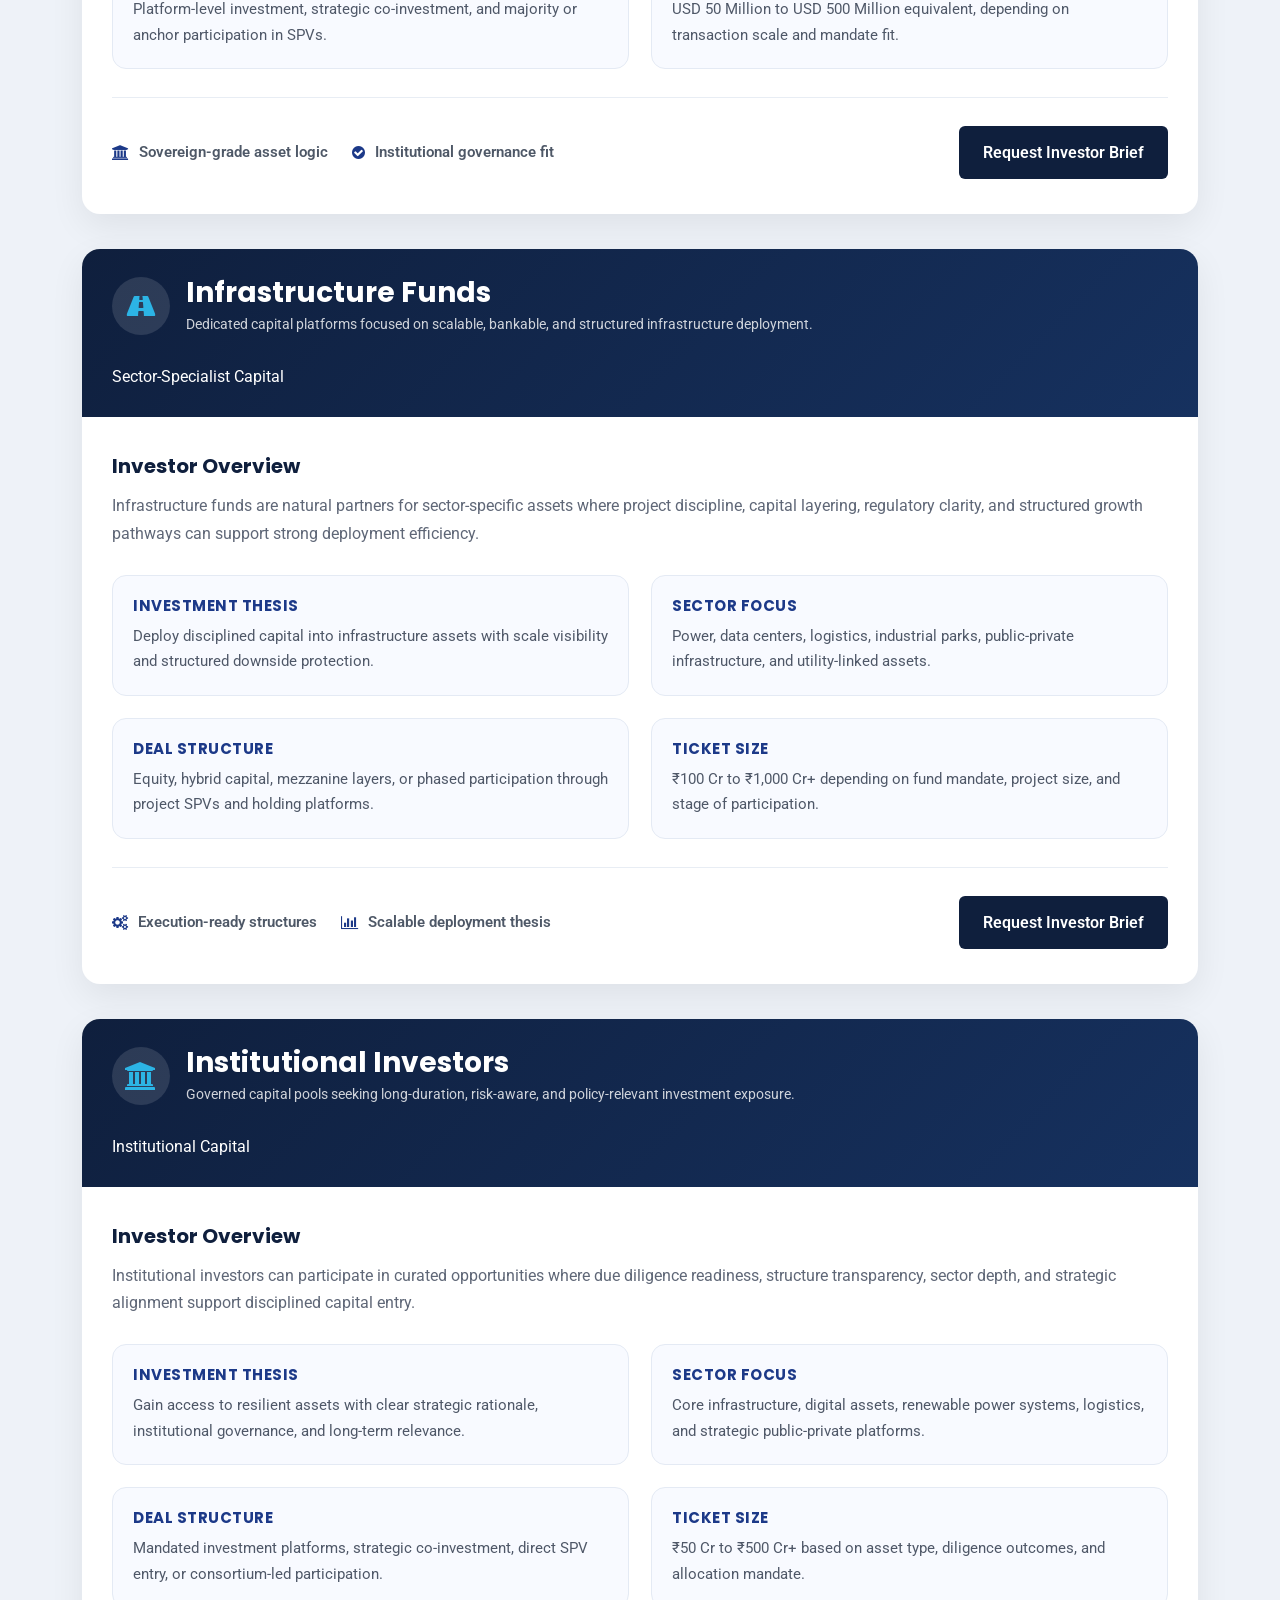
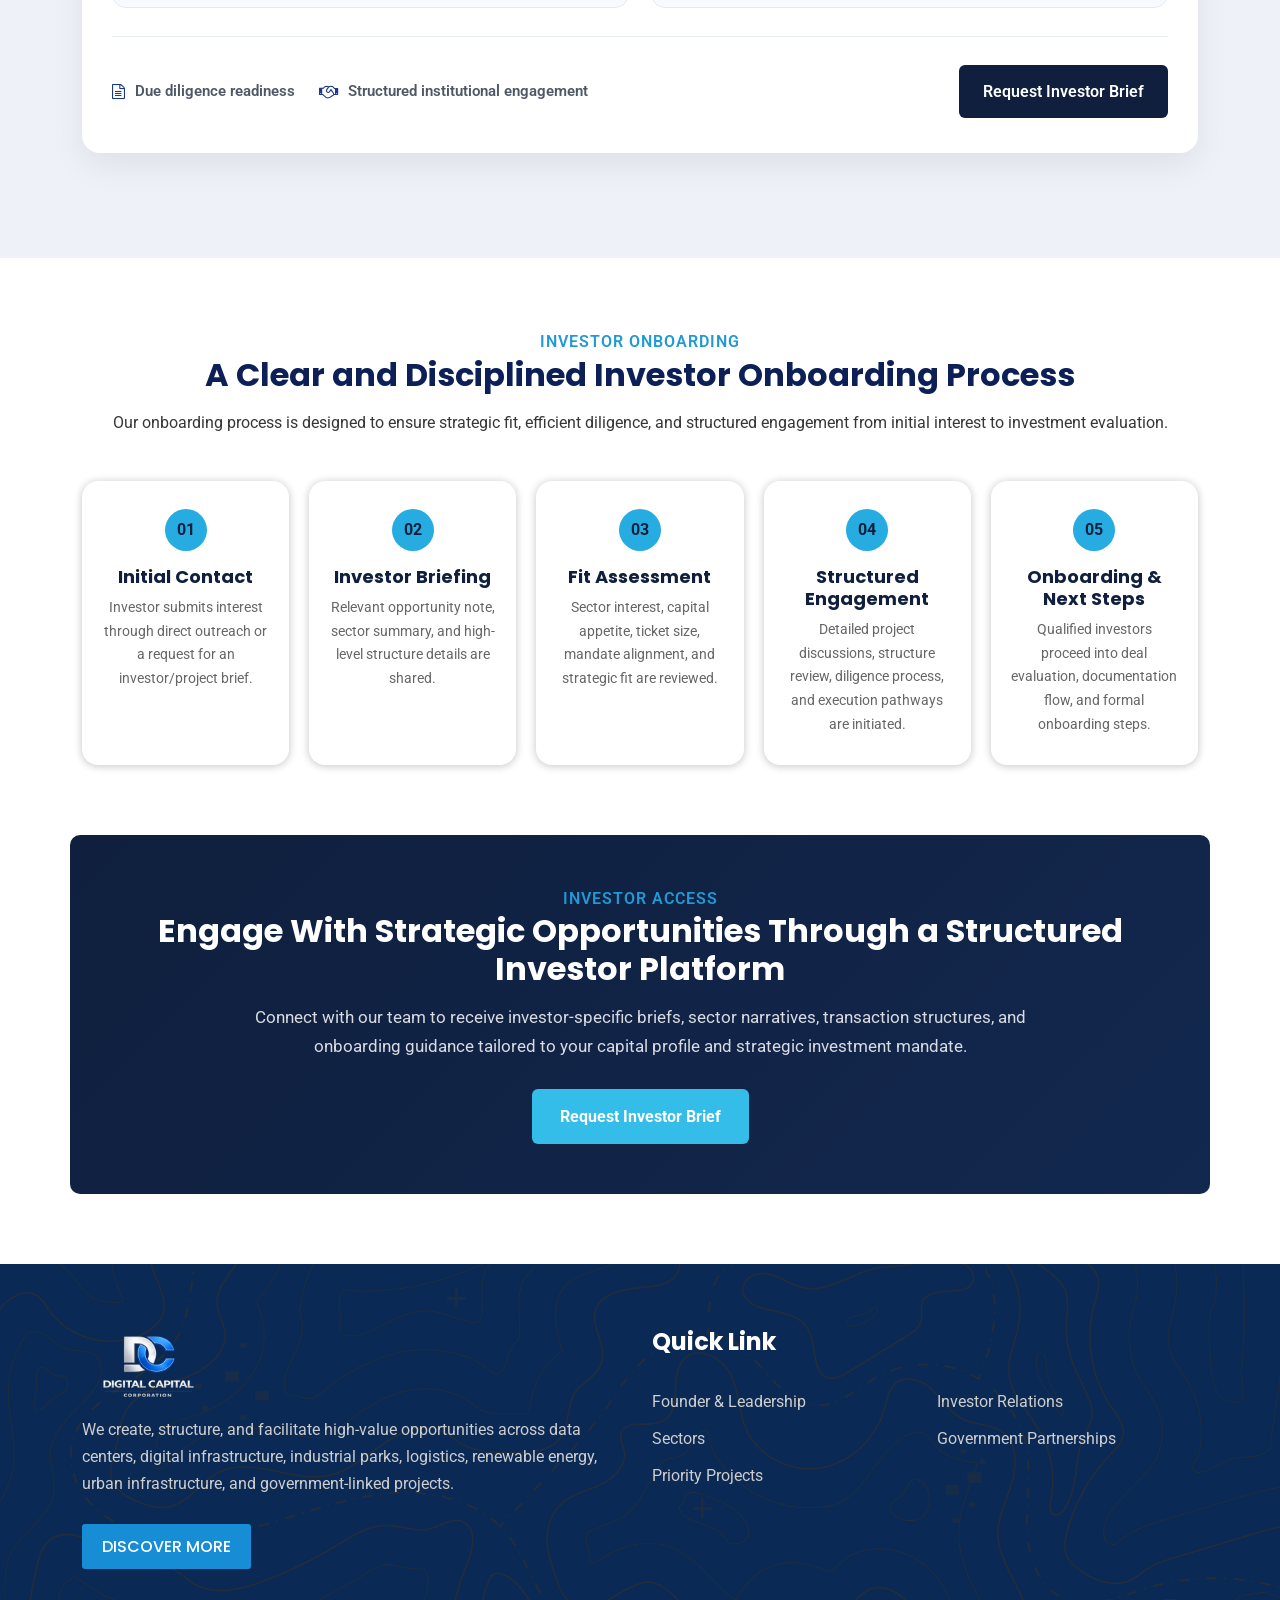
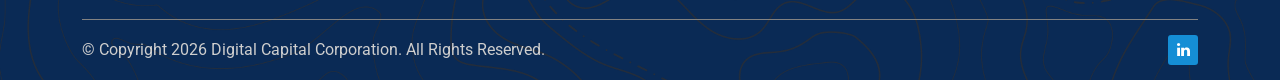
<file: investor-relations.html>
<!DOCTYPE html>
<html lang="en">
    
<head>
        <!-- meta tag -->
        <meta charset="utf-8">
        <title>Investor Relations - Digital Capital Corporation</title>
        <meta name="description" content="">
        <!-- responsive tag -->
        <meta http-equiv="x-ua-compatible" content="ie=edge">
        <meta name="viewport" content="width=device-width, initial-scale=1">
        <!-- favicon -->
        <link rel="apple-touch-icon" href="assets/images/favicon.png">
        <link rel="shortcut icon" type="image/x-icon" href="assets/images/favicon.png">
        <!-- Bootstrap v4.4.1 css -->
        <link rel="stylesheet" type="text/css" href="assets/css/bootstrap.min.css">
        <!-- font-awesome css -->
        <link rel="stylesheet" type="text/css" href="assets/css/font-awesome.min.css">
        <!-- animate css -->
        <link rel="stylesheet" type="text/css" href="assets/css/animate.css">
        <!-- aos css -->
        <link rel="stylesheet" type="text/css" href="assets/css/aos.css">
        <!-- owl.carousel css -->
        <link rel="stylesheet" type="text/css" href="assets/css/owl.carousel.css">
        <!-- slick css -->
        <link rel="stylesheet" type="text/css" href="assets/css/slick.css">
        <!-- off canvas css -->
        <link rel="stylesheet" type="text/css" href="assets/css/off-canvas.css">
        <!-- linea-font css -->
        <link rel="stylesheet" type="text/css" href="assets/fonts/linea-fonts.css">
        <!-- flaticon css  -->
        <link rel="stylesheet" type="text/css" href="assets/fonts/flaticon.css">
        <!-- magnific popup css -->
        <link rel="stylesheet" type="text/css" href="assets/css/magnific-popup.css">
        <!-- Main Menu css -->
        <link rel="stylesheet" href="assets/css/rsmenu-main.css">
        <!-- Rs animations css -->
        <link rel="stylesheet" href="assets/css/rs-animations.css">
        <!-- nivo slider CSS -->
        <link rel="stylesheet" type="text/css" href="assets/inc/custom-slider/css/nivo-slider.css">
        <link rel="stylesheet" type="text/css" href="assets/inc/custom-slider/css/preview.css">
        <!-- rsmenu transitions css -->
        <link rel="stylesheet" href="assets/css/rsmenu-transitions.css">
        <!-- spacing css -->
        <link rel="stylesheet" type="text/css" href="assets/css/rs-spacing.css">
        <!-- style css -->
        <link rel="stylesheet" type="text/css" href="style.css"> 
        <!-- responsive css -->
        <link rel="stylesheet" type="text/css" href="assets/css/responsive.css">
    </head>
    <body class="home-eight">

     

        <!--Full width header Start-->
        <div class="full-width-header header-style4">
            
            <!--Header Start-->
            <header id="rs-header" class="rs-header">
                <!-- Menu Start -->
                <div class="menu-area menu-sticky">
                    <div class="container">
                        <div class="row">
                            <div class="col-lg-2">
                                <div class="logo-area">
                                    <a href="index.html"><img src="assets/images/logo.png" alt="logo"></a>
                                </div>
                            </div>
                            <div class="col-lg-10 text-right">
                                <div class="rs-menu-area">
                                    <div class="main-menu">
                                        <div class="mobile-menu">
                                            <a class="rs-menu-toggle">
                                                <i class="fa fa-bars"></i>
                                            </a>
                                        </div>
                                        <nav class="rs-menu">
                                           <ul class="nav-menu">
                                                <li class=""> <a href="index.html">Home</a></li>
                                                <li class=""><a href="about.html">About DCC</a></li>
                                                <li class=""><a href="founder-page.html">Founder & Leadership</a></li>
                                                <li class=""><a href="sectors.html">Sectors</a></li>
                                                <li class="menu-item-has-children">
                                                    <a href="#">Services</a>
                                                    <ul class="sub-menu">
                                                        <li><a href="priority-projects.html">Priority Projects</a></li>
                                                        <li><a href="investor-relations.html">Investor Relations</a></li>
                                                        <li class="last-item"><a href="government-partnerships.html">Government Partnerships</a></li>
                                                    </ul>
                                                </li>
                                                <li class=""><a href="contact.html">Contact</a></li>
                                            </ul>  
                                        </nav>
                                    </div> <!-- //.main-menu -->
                                    <div class="expand-btn-inner">
                                        <ul>
                                            <li>
                                                <a class="header-btn blue-btn" href="contact.html">Discover More</a>
                                            </li>
                                        </ul>
                                    </div>
                                </div>
                            </div>
                        </div>
                    </div>
                </div>
                <!-- Menu End -->

            </header>
            <!--Header End-->
        </div>
        <!--Full width header End-->

		<!-- Main content Start -->
        <div class="main-content">
            <div class="rs-breadcrumbs bg-6">
                <div class="container">
                    <div class="content-part text-center pt-160 pb-160">
                        <h1 class="breadcrumbs-title white-color mb-0">Investor Relations</h1>
                    </div>
                </div>
            </div>
            
            <!-- Highlights -->
            <section class="section-padding">
                <div class="container">
                    <div class="text-center">
                        <span class="section-subtitle">Investor Framework</span>
                        <h2 class="section-title">Built for Strategic Capital Participation</h2>
                        <p class="section-desc">
                            We present investment opportunities with a clear thesis, targeted sector focus, structured deal
                            formats, ticket-size guidance, and a disciplined onboarding process tailored to each investor category.
                        </p>
                    </div>
        
                    <div class="highlights-grid">
                        <div class="highlight-card">
                            <i class="fa fa-line-chart"></i>
                            <h4>Investment Thesis</h4>
                            <p>Strong long-term value creation backed by infrastructure demand, policy alignment, and institutional relevance.</p>
                        </div>
                        <div class="highlight-card">
                            <i class="fa fa-building"></i>
                            <h4>Sector Focus</h4>
                            <p>Digital infrastructure, renewable energy, logistics, PPP assets, and strategic growth platforms.</p>
                        </div>
                        <div class="highlight-card">
                            <i class="fa fa-sitemap"></i>
                            <h4>Deal Structure</h4>
                            <p>SPV-led, PPP-aligned, and capital-efficient structures designed for credible execution and governance.</p>
                        </div>
                        <div class="highlight-card">
                            <i class="fa fa-money"></i>
                            <h4>Ticket Size Clarity</h4>
                            <p>Defined investment participation levels suitable for private, institutional, and sovereign capital pools.</p>
                        </div>
                    </div>
                </div>
            </section>
        
            <!-- Investor Categories -->
            <section class="section-padding project-section">
                <div class="container">
                    <div class="text-center" style="margin-bottom:50px;">
                        <span class="section-subtitle">Investor Categories</span>
                        <h2 class="section-title">Strategic Investor Participation Models</h2>
                    </div>
        
                    <!-- Family Offices -->
                    <div class="project-card">
                        <div class="project-top">
                            <div class="project-title-wrap">
                                <i class="fa fa-users"></i>
                                <div>
                                    <h3>Family Offices</h3>
                                    <p>Long-horizon private capital seeking strategic, diversified, and credible investment platforms.</p>
                                </div>
                            </div>
                            <div class="project-tag">Private Strategic Capital</div>
                        </div>
        
                        <div class="project-body">
                            <div class="project-overview">
                                <h5>Investor Overview</h5>
                                <p>
                                    Family offices are positioned to participate in carefully structured infrastructure and strategic
                                    projects offering long-term capital appreciation, downside discipline, and access to emerging
                                    sectors with credible execution potential.
                                </p>
                            </div>
        
                            <div class="project-details">
                                <div class="detail-box">
                                    <h6>Investment Thesis</h6>
                                    <p>Preserve wealth while accessing high-quality long-term assets linked to real economic expansion.</p>
                                </div>
                                <div class="detail-box">
                                    <h6>Sector Focus</h6>
                                    <p>Data centers, clean energy, logistics corridors, and selective urban infrastructure opportunities.</p>
                                </div>
                                <div class="detail-box">
                                    <h6>Deal Structure</h6>
                                    <p>Direct participation, co-investment vehicles, or minority equity in structured SPV platforms.</p>
                                </div>
                                <div class="detail-box">
                                    <h6>Ticket Size</h6>
                                    <p>₹25 Cr to ₹250 Cr, depending on asset class, project maturity, and partnership structure.</p>
                                </div>
                            </div>
        
                            <div class="project-footer">
                                <div class="project-meta">
                                    <div class="meta-item"><i class="fa fa-shield"></i> Long-term wealth preservation</div>
                                    <div class="meta-item"><i class="fa fa-pie-chart"></i> Diversified strategic exposure</div>
                                </div>
                                <a href="#" class="cta-btn">Request Investor Brief</a>
                            </div>
                        </div>
                    </div>
        
                    <!-- UHNI -->
                    <div class="project-card">
                        <div class="project-top">
                            <div class="project-title-wrap">
                                <i class="fa fa-diamond"></i>
                                <div>
                                    <h3>UHNI Investors</h3>
                                    <p>High-conviction capital seeking premium access to structured strategic and infrastructure opportunities.</p>
                                </div>
                            </div>
                            <div class="project-tag">High-Net-Worth Participation</div>
                        </div>
        
                        <div class="project-body">
                            <div class="project-overview">
                                <h5>Investor Overview</h5>
                                <p>
                                    UHNI investors can access curated opportunities where capital is aligned with strong sector
                                    visibility, defined entry structures, and selective participation in growth-oriented infrastructure themes.
                                </p>
                            </div>
        
                            <div class="project-details">
                                <div class="detail-box">
                                    <h6>Investment Thesis</h6>
                                    <p>Capture attractive medium-to-long-term value through selective entry into high-potential infrastructure platforms.</p>
                                </div>
                                <div class="detail-box">
                                    <h6>Sector Focus</h6>
                                    <p>Digital infrastructure, logistics assets, renewable projects, and government-enabled strategic sectors.</p>
                                </div>
                                <div class="detail-box">
                                    <h6>Deal Structure</h6>
                                    <p>Private placement participation, structured equity entry, and syndicate-based capital access.</p>
                                </div>
                                <div class="detail-box">
                                    <h6>Ticket Size</h6>
                                    <p>₹10 Cr to ₹100 Cr based on project scale, allocation availability, and risk profile.</p>
                                </div>
                            </div>
        
                            <div class="project-footer">
                                <div class="project-meta">
                                    <div class="meta-item"><i class="fa fa-rocket"></i> Growth-oriented allocation</div>
                                    <div class="meta-item"><i class="fa fa-lock"></i> Selective access model</div>
                                </div>
                                <a href="#" class="cta-btn">Request Investor Brief</a>
                            </div>
                        </div>
                    </div>
        
                    <!-- Sovereign Funds -->
                    <div class="project-card">
                        <div class="project-top">
                            <div class="project-title-wrap">
                                <i class="fa fa-globe"></i>
                                <div>
                                    <h3>Sovereign Funds</h3>
                                    <p>Large-scale capital seeking stable long-duration assets with policy alignment and national relevance.</p>
                                </div>
                            </div>
                            <div class="project-tag">Global Long-Term Capital</div>
                        </div>
        
                        <div class="project-body">
                            <div class="project-overview">
                                <h5>Investor Overview</h5>
                                <p>
                                    Sovereign funds can engage with institutionally structured infrastructure platforms offering
                                    scale, governance discipline, sovereign-grade visibility, and strong alignment with long-term
                                    economic and developmental priorities.
                                </p>
                            </div>
        
                            <div class="project-details">
                                <div class="detail-box">
                                    <h6>Investment Thesis</h6>
                                    <p>Participate in nationally relevant infrastructure assets with durable cash flow and strategic significance.</p>
                                </div>
                                <div class="detail-box">
                                    <h6>Sector Focus</h6>
                                    <p>Data center parks, clean power ecosystems, strategic logistics infrastructure, and urban PPPs.</p>
                                </div>
                                <div class="detail-box">
                                    <h6>Deal Structure</h6>
                                    <p>Platform-level investment, strategic co-investment, and majority or anchor participation in SPVs.</p>
                                </div>
                                <div class="detail-box">
                                    <h6>Ticket Size</h6>
                                    <p>USD 50 Million to USD 500 Million equivalent, depending on transaction scale and mandate fit.</p>
                                </div>
                            </div>
        
                            <div class="project-footer">
                                <div class="project-meta">
                                    <div class="meta-item"><i class="fa fa-bank"></i> Sovereign-grade asset logic</div>
                                    <div class="meta-item"><i class="fa fa-check-circle"></i> Institutional governance fit</div>
                                </div>
                                <a href="#" class="cta-btn">Request Investor Brief</a>
                            </div>
                        </div>
                    </div>
        
                    <!-- Infrastructure Funds -->
                    <div class="project-card">
                        <div class="project-top">
                            <div class="project-title-wrap">
                                <i class="fa fa-road"></i>
                                <div>
                                    <h3>Infrastructure Funds</h3>
                                    <p>Dedicated capital platforms focused on scalable, bankable, and structured infrastructure deployment.</p>
                                </div>
                            </div>
                            <div class="project-tag">Sector-Specialist Capital</div>
                        </div>
        
                        <div class="project-body">
                            <div class="project-overview">
                                <h5>Investor Overview</h5>
                                <p>
                                    Infrastructure funds are natural partners for sector-specific assets where project discipline,
                                    capital layering, regulatory clarity, and structured growth pathways can support strong deployment efficiency.
                                </p>
                            </div>
        
                            <div class="project-details">
                                <div class="detail-box">
                                    <h6>Investment Thesis</h6>
                                    <p>Deploy disciplined capital into infrastructure assets with scale visibility and structured downside protection.</p>
                                </div>
                                <div class="detail-box">
                                    <h6>Sector Focus</h6>
                                    <p>Power, data centers, logistics, industrial parks, public-private infrastructure, and utility-linked assets.</p>
                                </div>
                                <div class="detail-box">
                                    <h6>Deal Structure</h6>
                                    <p>Equity, hybrid capital, mezzanine layers, or phased participation through project SPVs and holding platforms.</p>
                                </div>
                                <div class="detail-box">
                                    <h6>Ticket Size</h6>
                                    <p>₹100 Cr to ₹1,000 Cr+ depending on fund mandate, project size, and stage of participation.</p>
                                </div>
                            </div>
        
                            <div class="project-footer">
                                <div class="project-meta">
                                    <div class="meta-item"><i class="fa fa-cogs"></i> Execution-ready structures</div>
                                    <div class="meta-item"><i class="fa fa-bar-chart"></i> Scalable deployment thesis</div>
                                </div>
                                <a href="#" class="cta-btn">Request Investor Brief</a>
                            </div>
                        </div>
                    </div>
        
                    <!-- Institutional Investors -->
                    <div class="project-card">
                        <div class="project-top">
                            <div class="project-title-wrap">
                                <i class="fa fa-university"></i>
                                <div>
                                    <h3>Institutional Investors</h3>
                                    <p>Governed capital pools seeking long-duration, risk-aware, and policy-relevant investment exposure.</p>
                                </div>
                            </div>
                            <div class="project-tag">Institutional Capital</div>
                        </div>
        
                        <div class="project-body">
                            <div class="project-overview">
                                <h5>Investor Overview</h5>
                                <p>
                                    Institutional investors can participate in curated opportunities where due diligence readiness,
                                    structure transparency, sector depth, and strategic alignment support disciplined capital entry.
                                </p>
                            </div>
        
                            <div class="project-details">
                                <div class="detail-box">
                                    <h6>Investment Thesis</h6>
                                    <p>Gain access to resilient assets with clear strategic rationale, institutional governance, and long-term relevance.</p>
                                </div>
                                <div class="detail-box">
                                    <h6>Sector Focus</h6>
                                    <p>Core infrastructure, digital assets, renewable power systems, logistics, and strategic public-private platforms.</p>
                                </div>
                                <div class="detail-box">
                                    <h6>Deal Structure</h6>
                                    <p>Mandated investment platforms, strategic co-investment, direct SPV entry, or consortium-led participation.</p>
                                </div>
                                <div class="detail-box">
                                    <h6>Ticket Size</h6>
                                    <p>₹50 Cr to ₹500 Cr+ based on asset type, diligence outcomes, and allocation mandate.</p>
                                </div>
                            </div>
        
                            <div class="project-footer">
                                <div class="project-meta">
                                    <div class="meta-item"><i class="fa fa-file-text-o"></i> Due diligence readiness</div>
                                    <div class="meta-item"><i class="fa fa-handshake-o"></i> Structured institutional engagement</div>
                                </div>
                                <a href="#" class="cta-btn">Request Investor Brief</a>
                            </div>
                        </div>
                    </div>
                </div>
            </section>
        
            <!-- Onboarding Process -->
            <section class="section-padding">
                <div class="container">
                    <div class="text-center">
                        <span class="section-subtitle">Investor Onboarding</span>
                        <h2 class="section-title">A Clear and Disciplined Investor Onboarding Process</h2>
                        <p class="section-desc">
                            Our onboarding process is designed to ensure strategic fit, efficient diligence, and structured
                            engagement from initial interest to investment evaluation.
                        </p>
                    </div>
        
                    <div class="process-grid">
                        <div class="process-card">
                            <div class="process-number">01</div>
                            <h4>Initial Contact</h4>
                            <p>Investor submits interest through direct outreach or a request for an investor/project brief.</p>
                        </div>
        
                        <div class="process-card">
                            <div class="process-number">02</div>
                            <h4>Investor Briefing</h4>
                            <p>Relevant opportunity note, sector summary, and high-level structure details are shared.</p>
                        </div>
        
                        <div class="process-card">
                            <div class="process-number">03</div>
                            <h4>Fit Assessment</h4>
                            <p>Sector interest, capital appetite, ticket size, mandate alignment, and strategic fit are reviewed.</p>
                        </div>
        
                        <div class="process-card">
                            <div class="process-number">04</div>
                            <h4>Structured Engagement</h4>
                            <p>Detailed project discussions, structure review, diligence process, and execution pathways are initiated.</p>
                        </div>
        
                        <div class="process-card">
                            <div class="process-number">05</div>
                            <h4>Onboarding & Next Steps</h4>
                            <p>Qualified investors proceed into deal evaluation, documentation flow, and formal onboarding steps.</p>
                        </div>
                    </div>
                </div>
            </section>        
                   
            <section class="section-padding pt-0">
                <div class="container text-center">
                  <div class="row final-cta">
                    <span class="section-subtitle">Investor Access</span>
                    <h2 class="section-title">Engage With Strategic Opportunities Through a Structured Investor Platform</h2>
                    <p>
                        Connect with our team to receive investor-specific briefs, sector narratives, transaction structures,
                        and onboarding guidance tailored to your capital profile and strategic investment mandate.
                    </p>
        
                    <div class="cta-action">
                        <a href="#" class="btn-light-gold">Request Investor Brief</a>
                    </div>
                  </div>
                </div>
            </section>
        </div> 
        <!-- Main content End -->

        <footer id="rs-footer" class="rs-footer style3 modify1 marketing">
            <div class="container">
               
                <div class="footer-content pt-62 pb-50 md-pb-64 sm-pt-48">
                    <div class="row">
                        <div class="col-lg-6 col-md-12 col-sm-12 footer-widget md-mb-39">
                            <div class="about-widget pr-15">
                                <div class="logo-part">
                                    <a href="index.html"><img src="assets/images/footer-logo.png" alt="Footer Logo"></a>
                                </div>
                                <p class="desc">
                                    We create, structure, and facilitate high-value opportunities across data centers, digital infrastructure, industrial parks, logistics, renewable energy, urban infrastructure, and government-linked projects.
                                </p>
                                <div class="btn-part">
                                    <a class="readon2 discover marketing" href="about.html">Discover More</a>
                                </div>
                            </div>
                        </div>
                       
                        <div class="col-lg-6 col-md-12 col-sm-12 footer-widget">
                            <h4 class="widget-title">Quick Link</h4>
                            <div class="row">
                                <div class="col-md-6">
                                    <ul class="footer-quick">
                                        <li><a href="founder-page.html">Founder & Leadership</a></li>
                                        <li><a href="sectors.html">Sectors</a></li>
                                        <li><a href="priority-projects.html">Priority Projects</a></li>
                                    </ul>
                                </div>
                                <div class="col-md-6">
                                    <ul class="footer-quick">
                                        <li><a href="investor-relations.html">Investor Relations</a></li>
                                        <li><a href="government-partnerships.html">Government Partnerships</a></li>
                                    </ul>
                                </div>
                            </div>
                        </div>
                    </div>
                </div>
                <div class="footer-bottom">
                    <div class="row y-middle">
                        <div class="col-lg-6 col-md-8 sm-mb-21">
                            <div class="copyright">
                                <p>© Copyright 2026 Digital Capital Corporation. All Rights Reserved.</p>
                            </div>
                        </div>
                        <div class="col-lg-6 col-md-4 text-right sm-text-center">
                              <ul class="footer-social">
                                <li><a href="https://www.linkedin.com/company/digital-capital-corporation/?viewAsMember=true"><i class="fa fa-linkedin"></i></a></li>
                            </ul>
                        </div>
                    </div>
                </div>
            </div>
        </footer>

        <!-- start scrollUp  -->
        <div id="scrollUp">
            <i class="fa fa-angle-up"></i>
        </div>
        <!-- End scrollUp  -->

        <!-- Search Modal Start -->
        <div aria-hidden="true" class="modal fade search-modal" role="dialog" tabindex="-1">
            <button type="button" class="close" data-dismiss="modal" aria-label="Close">
              <span class="flaticon-cross"></span>
            </button>
            <div class="modal-dialog modal-dialog-centered">
                <div class="modal-content">
                    <div class="search-block clearfix">
                        <form>
                            <div class="form-group">
                                <input class="form-control" placeholder="Search Here..." type="text" required="">
                                <button type="submit"><i class="fa fa-search"></i></button>
                            </div>
                        </form>
                    </div>
                </div>
            </div>
        </div>
        <!-- Search Modal End -->

        <!-- modernizr js -->
        <script src="assets/js/modernizr-2.8.3.min.js"></script>
        <!-- jquery latest version -->
        <script src="assets/js/jquery.min.js"></script>
        <!-- Bootstrap v4.4.1 js -->
        <script src="assets/js/bootstrap.min.js"></script>
        <!-- Menu js -->
        <script src="assets/js/rsmenu-main.js"></script> 
        <!-- op nav js -->
        <script src="assets/js/jquery.nav.js"></script>
        <!-- owl.carousel js -->
        <script src="assets/js/owl.carousel.min.js"></script>
        <!-- Slick js -->
        <script src="assets/js/slick.min.js"></script>
        <!-- isotope.pkgd.min js -->
        <script src="assets/js/isotope.pkgd.min.js"></script>
        <!-- imagesloaded.pkgd.min js -->
        <script src="assets/js/imagesloaded.pkgd.min.js"></script>
        <!-- wow js -->
        <script src="assets/js/wow.min.js"></script>
        <!-- aos js -->
        <script src="assets/js/aos.js"></script>
        <!-- Skill bar js -->
        <script src="assets/js/skill.bars.jquery.js"></script>
        <script src="assets/js/jquery.counterup.min.js"></script>        
         <!-- counter top js -->
        <script src="assets/js/waypoints.min.js"></script>
        <!-- video js -->
        <script src="assets/js/jquery.mb.YTPlayer.min.js"></script>
        <!-- magnific popup js -->
        <script src="assets/js/jquery.magnific-popup.min.js"></script>
        <!-- Nivo slider js -->
        <script src="assets/inc/custom-slider/js/jquery.nivo.slider.js"></script>
        <!-- plugins js -->
        <script src="assets/js/plugins.js"></script>
        <!-- contact form js -->
        <script src="assets/js/contact.form.js"></script>
        <!-- main js -->
        <script src="assets/js/main.js"></script>
    </body>

</html>
</file>
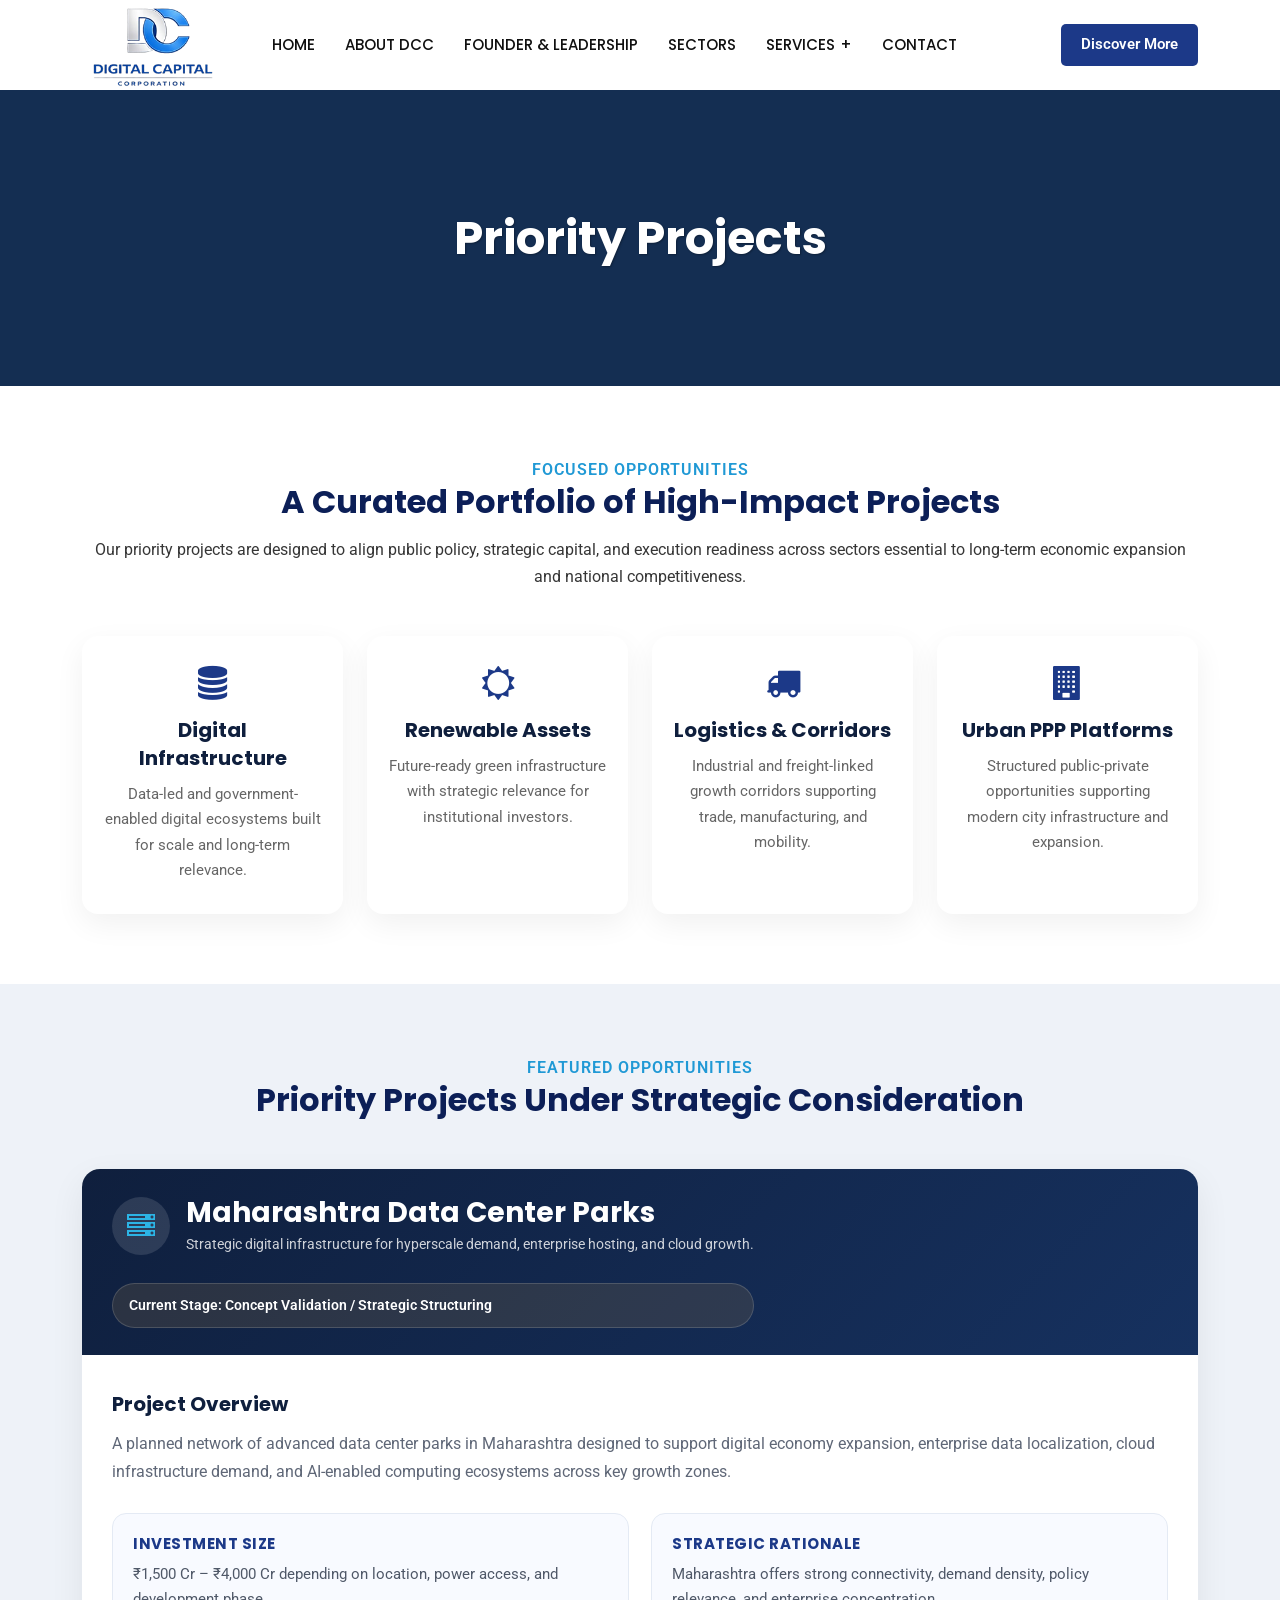
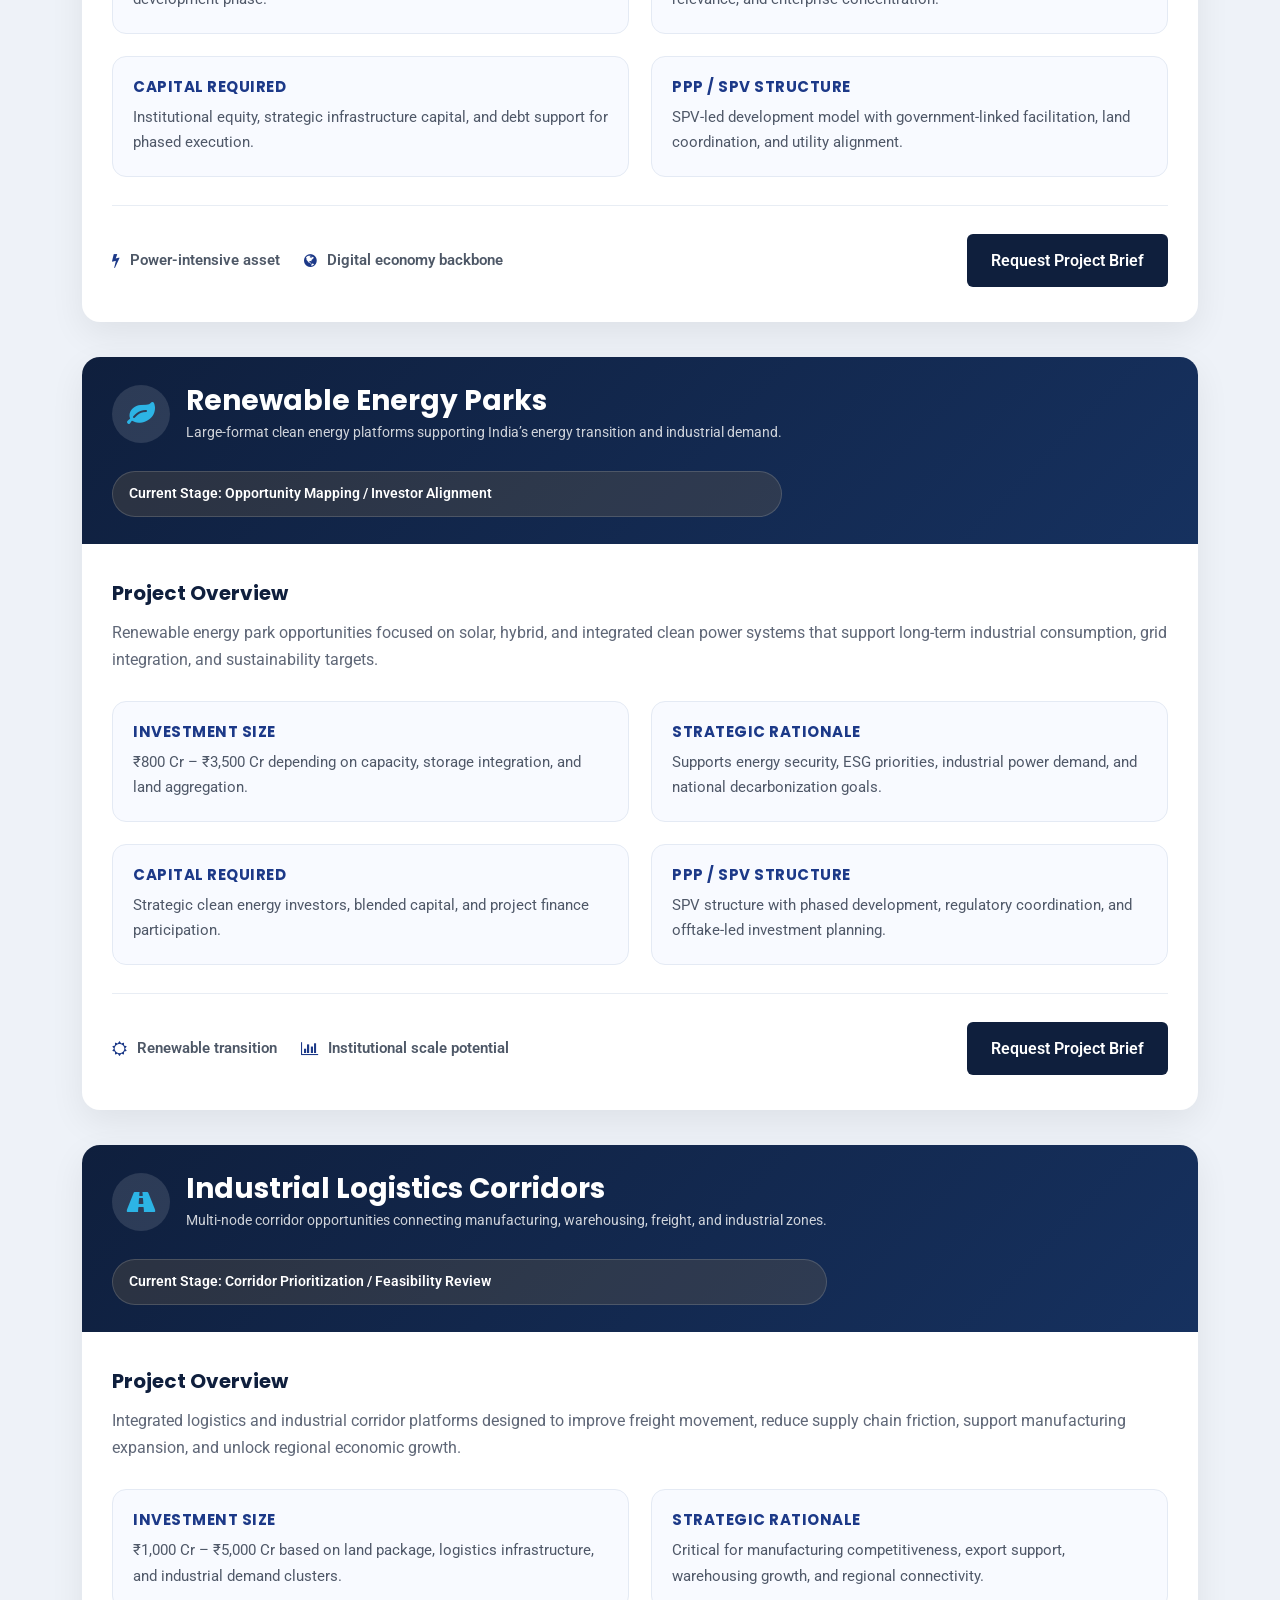
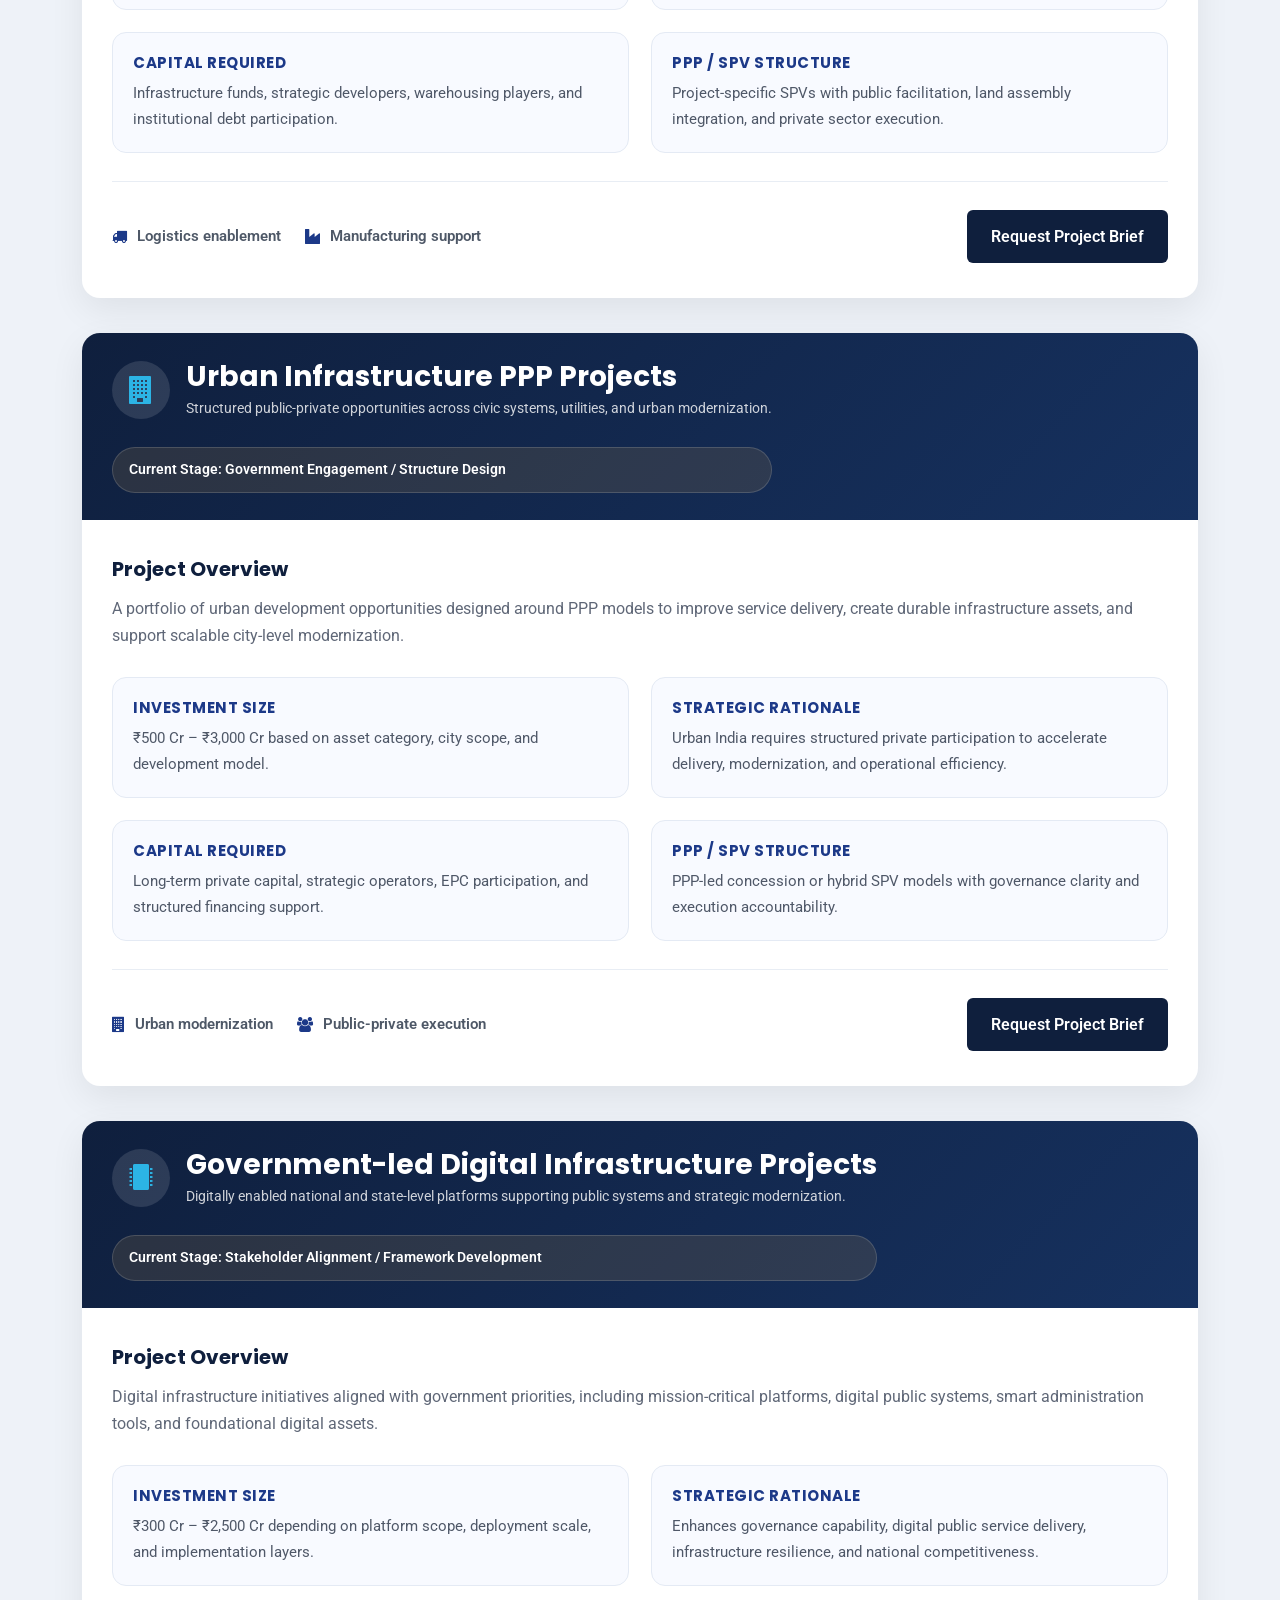
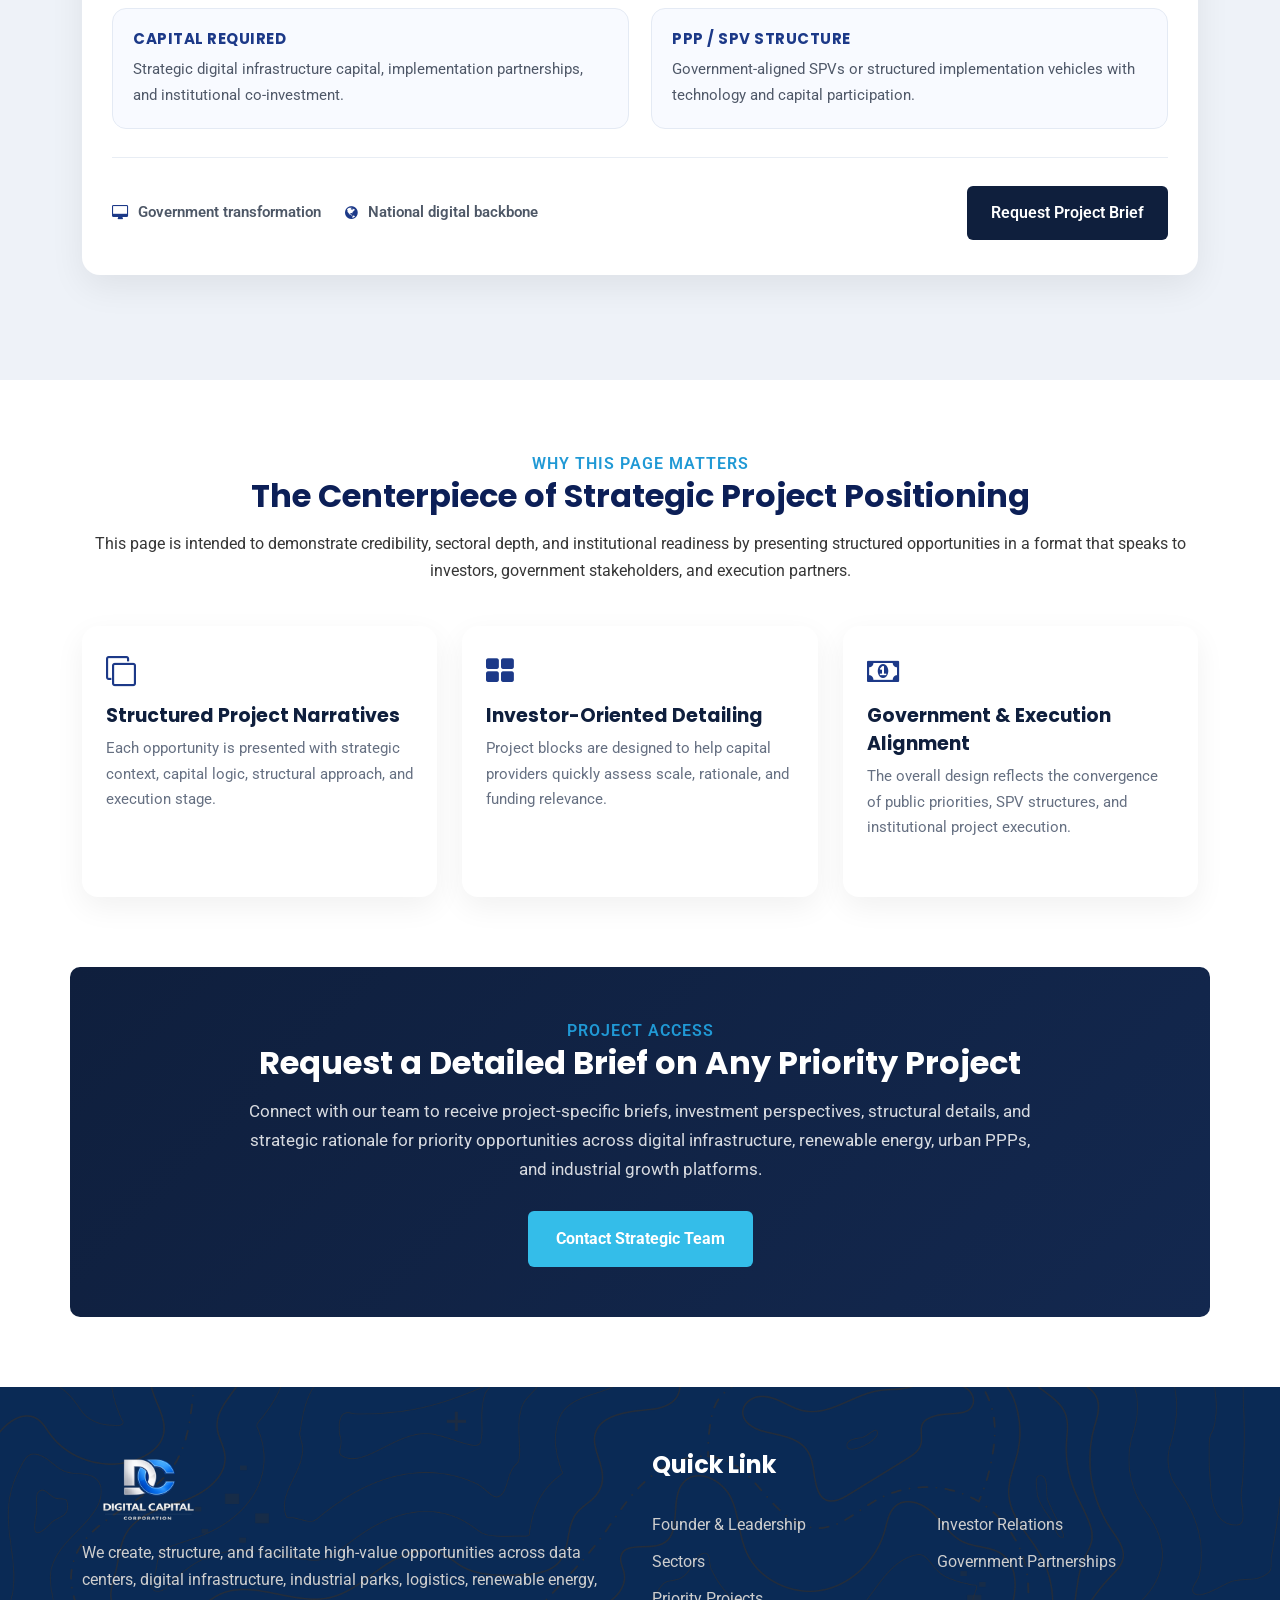
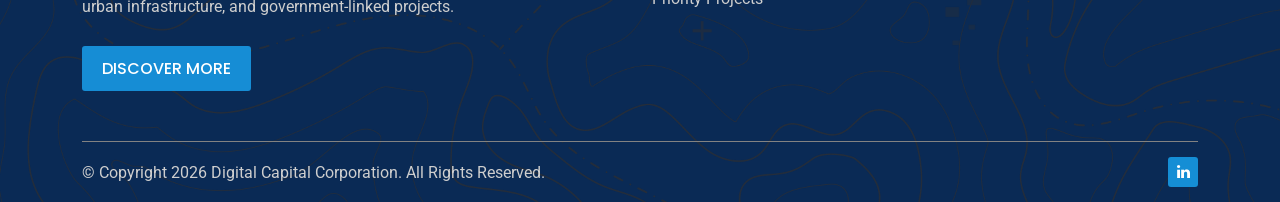
<file: priority-projects.html>
<!DOCTYPE html>
<html lang="en">
    
<head>
        <!-- meta tag -->
        <meta charset="utf-8">
        <title>Priority Projects - Digital Capital Corporation</title>
        <meta name="description" content="">
        <!-- responsive tag -->
        <meta http-equiv="x-ua-compatible" content="ie=edge">
        <meta name="viewport" content="width=device-width, initial-scale=1">
        <!-- favicon -->
        <link rel="apple-touch-icon" href="assets/images/favicon.png">
        <link rel="shortcut icon" type="image/x-icon" href="assets/images/favicon.png">
        <!-- Bootstrap v4.4.1 css -->
        <link rel="stylesheet" type="text/css" href="assets/css/bootstrap.min.css">
        <!-- font-awesome css -->
        <link rel="stylesheet" type="text/css" href="assets/css/font-awesome.min.css">
        <!-- animate css -->
        <link rel="stylesheet" type="text/css" href="assets/css/animate.css">
        <!-- aos css -->
        <link rel="stylesheet" type="text/css" href="assets/css/aos.css">
        <!-- owl.carousel css -->
        <link rel="stylesheet" type="text/css" href="assets/css/owl.carousel.css">
        <!-- slick css -->
        <link rel="stylesheet" type="text/css" href="assets/css/slick.css">
        <!-- off canvas css -->
        <link rel="stylesheet" type="text/css" href="assets/css/off-canvas.css">
        <!-- linea-font css -->
        <link rel="stylesheet" type="text/css" href="assets/fonts/linea-fonts.css">
        <!-- flaticon css  -->
        <link rel="stylesheet" type="text/css" href="assets/fonts/flaticon.css">
        <!-- magnific popup css -->
        <link rel="stylesheet" type="text/css" href="assets/css/magnific-popup.css">
        <!-- Main Menu css -->
        <link rel="stylesheet" href="assets/css/rsmenu-main.css">
        <!-- Rs animations css -->
        <link rel="stylesheet" href="assets/css/rs-animations.css">
        <!-- nivo slider CSS -->
        <link rel="stylesheet" type="text/css" href="assets/inc/custom-slider/css/nivo-slider.css">
        <link rel="stylesheet" type="text/css" href="assets/inc/custom-slider/css/preview.css">
        <!-- rsmenu transitions css -->
        <link rel="stylesheet" href="assets/css/rsmenu-transitions.css">
        <!-- spacing css -->
        <link rel="stylesheet" type="text/css" href="assets/css/rs-spacing.css">
        <!-- style css -->
        <link rel="stylesheet" type="text/css" href="style.css"> 
        <!-- responsive css -->
        <link rel="stylesheet" type="text/css" href="assets/css/responsive.css">
    </head>
    <body class="home-eight">

     

        <!--Full width header Start-->
        <div class="full-width-header header-style4">
            
            <!--Header Start-->
            <header id="rs-header" class="rs-header">
                <!-- Menu Start -->
                <div class="menu-area menu-sticky">
                    <div class="container">
                        <div class="row">
                            <div class="col-lg-2">
                                <div class="logo-area">
                                    <a href="index.html"><img src="assets/images/logo.png" alt="logo"></a>
                                </div>
                            </div>
                            <div class="col-lg-10 text-right">
                                <div class="rs-menu-area">
                                    <div class="main-menu">
                                        <div class="mobile-menu">
                                            <a class="rs-menu-toggle">
                                                <i class="fa fa-bars"></i>
                                            </a>
                                        </div>
                                        <nav class="rs-menu">
                                           <ul class="nav-menu">
                                                <li class=""> <a href="index.html">Home</a></li>
                                                <li class=""><a href="about.html">About DCC</a></li>
                                                <li class=""><a href="founder-page.html">Founder & Leadership</a></li>
                                                <li class=""><a href="sectors.html">Sectors</a></li>
                                                <li class="menu-item-has-children">
                                                    <a href="#">Services</a>
                                                    <ul class="sub-menu">
                                                        <li><a href="priority-projects.html">Priority Projects</a></li>
                                                        <li><a href="investor-relations.html">Investor Relations</a></li>
                                                        <li class="last-item"><a href="government-partnerships.html">Government Partnerships</a></li>
                                                    </ul>
                                                </li>
                                                <li class=""><a href="contact.html">Contact</a></li>
                                            </ul>  
                                        </nav>
                                    </div> <!-- //.main-menu -->
                                    <div class="expand-btn-inner">
                                        <ul>
                                            <li>
                                                <a class="header-btn blue-btn" href="contact.html">Discover More</a>
                                            </li>
                                        </ul>
                                    </div>
                                </div>
                            </div>
                        </div>
                    </div>
                </div>
                <!-- Menu End -->

            </header>
            <!--Header End-->
        </div>
        <!--Full width header End-->

		<!-- Main content Start -->
        <div class="main-content">
            <div class="rs-breadcrumbs bg-6">
                <div class="container">
                    <div class="content-part text-center pt-160 pb-160">
                        <h1 class="breadcrumbs-title white-color mb-0">Priority Projects</h1>
                    </div>
                </div>
            </div>

            <!-- Intro Highlights -->
            <section class="section-padding">
                <div class="container">
                    <div class="text-center">
                        <span class="section-subtitle">Focused Opportunities</span>
                        <h2 class="section-title">A Curated Portfolio of High-Impact Projects</h2>
                        <p class="section-desc">
                            Our priority projects are designed to align public policy, strategic capital, and execution readiness
                            across sectors essential to long-term economic expansion and national competitiveness.
                        </p>
                    </div>
        
                    <div class="highlights-grid">
                        <div class="highlight-card">
                            <i class="fa fa-database"></i>
                            <h4>Digital Infrastructure</h4>
                            <p>Data-led and government-enabled digital ecosystems built for scale and long-term relevance.</p>
                        </div>
        
                        <div class="highlight-card">
                            <i class="fa fa-sun-o"></i>
                            <h4>Renewable Assets</h4>
                            <p>Future-ready green infrastructure with strategic relevance for institutional investors.</p>
                        </div>
        
                        <div class="highlight-card">
                            <i class="fa fa-truck"></i>
                            <h4>Logistics & Corridors</h4>
                            <p>Industrial and freight-linked growth corridors supporting trade, manufacturing, and mobility.</p>
                        </div>
        
                        <div class="highlight-card">
                            <i class="fa fa-building"></i>
                            <h4>Urban PPP Platforms</h4>
                            <p>Structured public-private opportunities supporting modern city infrastructure and expansion.</p>
                        </div>
                    </div>
                </div>
            </section>
        
            <!-- Projects Section -->
            <section class="section-padding project-section">
                <div class="container">
                    <div class="text-center" style="margin-bottom:50px;">
                        <span class="section-subtitle">Featured Opportunities</span>
                        <h2 class="section-title">Priority Projects Under Strategic Consideration</h2>
                    </div>
        
                    <!-- Project 1 -->
                    <div class="project-card">
                        <div class="project-top">
                            <div class="project-title-wrap">
                                <i class="fa fa-server"></i>
                                <div>
                                    <h3>Maharashtra Data Center Parks</h3>
                                    <p>Strategic digital infrastructure for hyperscale demand, enterprise hosting, and cloud growth.</p>
                                </div>
                            </div>
                            <div class="project-stage">Current Stage: Concept Validation / Strategic Structuring</div>
                        </div>
        
                        <div class="project-body">
                            <div class="project-overview">
                                <h5>Project Overview</h5>
                                <p>
                                    A planned network of advanced data center parks in Maharashtra designed to support digital
                                    economy expansion, enterprise data localization, cloud infrastructure demand, and AI-enabled
                                    computing ecosystems across key growth zones.
                                </p>
                            </div>
        
                            <div class="project-details">
                                <div class="detail-box">
                                    <h6>Investment Size</h6>
                                    <p>₹1,500 Cr – ₹4,000 Cr depending on location, power access, and development phase.</p>
                                </div>
                                <div class="detail-box">
                                    <h6>Strategic Rationale</h6>
                                    <p>Maharashtra offers strong connectivity, demand density, policy relevance, and enterprise concentration.</p>
                                </div>
                                <div class="detail-box">
                                    <h6>Capital Required</h6>
                                    <p>Institutional equity, strategic infrastructure capital, and debt support for phased execution.</p>
                                </div>
                                <div class="detail-box">
                                    <h6>PPP / SPV Structure</h6>
                                    <p>SPV-led development model with government-linked facilitation, land coordination, and utility alignment.</p>
                                </div>
                            </div>
        
                            <div class="project-footer">
                                <div class="project-meta">
                                    <div class="meta-item"><i class="fa fa-bolt"></i> Power-intensive asset</div>
                                    <div class="meta-item"><i class="fa fa-globe"></i> Digital economy backbone</div>
                                </div>
                                <a href="#" class="cta-btn">Request Project Brief</a>
                            </div>
                        </div>
                    </div>
        
                    <!-- Project 2 -->
                    <div class="project-card">
                        <div class="project-top">
                            <div class="project-title-wrap">
                                <i class="fa fa-leaf"></i>
                                <div>
                                    <h3>Renewable Energy Parks</h3>
                                    <p>Large-format clean energy platforms supporting India’s energy transition and industrial demand.</p>
                                </div>
                            </div>
                            <div class="project-stage">Current Stage: Opportunity Mapping / Investor Alignment</div>
                        </div>
        
                        <div class="project-body">
                            <div class="project-overview">
                                <h5>Project Overview</h5>
                                <p>
                                    Renewable energy park opportunities focused on solar, hybrid, and integrated clean power systems
                                    that support long-term industrial consumption, grid integration, and sustainability targets.
                                </p>
                            </div>
        
                            <div class="project-details">
                                <div class="detail-box">
                                    <h6>Investment Size</h6>
                                    <p>₹800 Cr – ₹3,500 Cr depending on capacity, storage integration, and land aggregation.</p>
                                </div>
                                <div class="detail-box">
                                    <h6>Strategic Rationale</h6>
                                    <p>Supports energy security, ESG priorities, industrial power demand, and national decarbonization goals.</p>
                                </div>
                                <div class="detail-box">
                                    <h6>Capital Required</h6>
                                    <p>Strategic clean energy investors, blended capital, and project finance participation.</p>
                                </div>
                                <div class="detail-box">
                                    <h6>PPP / SPV Structure</h6>
                                    <p>SPV structure with phased development, regulatory coordination, and offtake-led investment planning.</p>
                                </div>
                            </div>
        
                            <div class="project-footer">
                                <div class="project-meta">
                                    <div class="meta-item"><i class="fa fa-sun-o"></i> Renewable transition</div>
                                    <div class="meta-item"><i class="fa fa-bar-chart"></i> Institutional scale potential</div>
                                </div>
                                <a href="#" class="cta-btn">Request Project Brief</a>
                            </div>
                        </div>
                    </div>
        
                    <!-- Project 3 -->
                    <div class="project-card">
                        <div class="project-top">
                            <div class="project-title-wrap">
                                <i class="fa fa-road"></i>
                                <div>
                                    <h3>Industrial Logistics Corridors</h3>
                                    <p>Multi-node corridor opportunities connecting manufacturing, warehousing, freight, and industrial zones.</p>
                                </div>
                            </div>
                            <div class="project-stage">Current Stage: Corridor Prioritization / Feasibility Review</div>
                        </div>
        
                        <div class="project-body">
                            <div class="project-overview">
                                <h5>Project Overview</h5>
                                <p>
                                    Integrated logistics and industrial corridor platforms designed to improve freight movement,
                                    reduce supply chain friction, support manufacturing expansion, and unlock regional economic growth.
                                </p>
                            </div>
        
                            <div class="project-details">
                                <div class="detail-box">
                                    <h6>Investment Size</h6>
                                    <p>₹1,000 Cr – ₹5,000 Cr based on land package, logistics infrastructure, and industrial demand clusters.</p>
                                </div>
                                <div class="detail-box">
                                    <h6>Strategic Rationale</h6>
                                    <p>Critical for manufacturing competitiveness, export support, warehousing growth, and regional connectivity.</p>
                                </div>
                                <div class="detail-box">
                                    <h6>Capital Required</h6>
                                    <p>Infrastructure funds, strategic developers, warehousing players, and institutional debt participation.</p>
                                </div>
                                <div class="detail-box">
                                    <h6>PPP / SPV Structure</h6>
                                    <p>Project-specific SPVs with public facilitation, land assembly integration, and private sector execution.</p>
                                </div>
                            </div>
        
                            <div class="project-footer">
                                <div class="project-meta">
                                    <div class="meta-item"><i class="fa fa-truck"></i> Logistics enablement</div>
                                    <div class="meta-item"><i class="fa fa-industry"></i> Manufacturing support</div>
                                </div>
                                <a href="#" class="cta-btn">Request Project Brief</a>
                            </div>
                        </div>
                    </div>
        
                    <!-- Project 4 -->
                    <div class="project-card">
                        <div class="project-top">
                            <div class="project-title-wrap">
                                <i class="fa fa-building"></i>
                                <div>
                                    <h3>Urban Infrastructure PPP Projects</h3>
                                    <p>Structured public-private opportunities across civic systems, utilities, and urban modernization.</p>
                                </div>
                            </div>
                            <div class="project-stage">Current Stage: Government Engagement / Structure Design</div>
                        </div>
        
                        <div class="project-body">
                            <div class="project-overview">
                                <h5>Project Overview</h5>
                                <p>
                                    A portfolio of urban development opportunities designed around PPP models to improve service delivery,
                                    create durable infrastructure assets, and support scalable city-level modernization.
                                </p>
                            </div>
        
                            <div class="project-details">
                                <div class="detail-box">
                                    <h6>Investment Size</h6>
                                    <p>₹500 Cr – ₹3,000 Cr based on asset category, city scope, and development model.</p>
                                </div>
                                <div class="detail-box">
                                    <h6>Strategic Rationale</h6>
                                    <p>Urban India requires structured private participation to accelerate delivery, modernization, and operational efficiency.</p>
                                </div>
                                <div class="detail-box">
                                    <h6>Capital Required</h6>
                                    <p>Long-term private capital, strategic operators, EPC participation, and structured financing support.</p>
                                </div>
                                <div class="detail-box">
                                    <h6>PPP / SPV Structure</h6>
                                    <p>PPP-led concession or hybrid SPV models with governance clarity and execution accountability.</p>
                                </div>
                            </div>
        
                            <div class="project-footer">
                                <div class="project-meta">
                                    <div class="meta-item"><i class="fa fa-building"></i> Urban modernization</div>
                                    <div class="meta-item"><i class="fa fa-users"></i> Public-private execution</div>
                                </div>
                                <a href="#" class="cta-btn">Request Project Brief</a>
                            </div>
                        </div>
                    </div>
        
                    <!-- Project 5 -->
                    <div class="project-card">
                        <div class="project-top">
                            <div class="project-title-wrap">
                                <i class="fa fa-microchip"></i>
                                <div>
                                    <h3>Government-led Digital Infrastructure Projects</h3>
                                    <p>Digitally enabled national and state-level platforms supporting public systems and strategic modernization.</p>
                                </div>
                            </div>
                            <div class="project-stage">Current Stage: Stakeholder Alignment / Framework Development</div>
                        </div>
        
                        <div class="project-body">
                            <div class="project-overview">
                                <h5>Project Overview</h5>
                                <p>
                                    Digital infrastructure initiatives aligned with government priorities, including mission-critical
                                    platforms, digital public systems, smart administration tools, and foundational digital assets.
                                </p>
                            </div>
        
                            <div class="project-details">
                                <div class="detail-box">
                                    <h6>Investment Size</h6>
                                    <p>₹300 Cr – ₹2,500 Cr depending on platform scope, deployment scale, and implementation layers.</p>
                                </div>
                                <div class="detail-box">
                                    <h6>Strategic Rationale</h6>
                                    <p>Enhances governance capability, digital public service delivery, infrastructure resilience, and national competitiveness.</p>
                                </div>
                                <div class="detail-box">
                                    <h6>Capital Required</h6>
                                    <p>Strategic digital infrastructure capital, implementation partnerships, and institutional co-investment.</p>
                                </div>
                                <div class="detail-box">
                                    <h6>PPP / SPV Structure</h6>
                                    <p>Government-aligned SPVs or structured implementation vehicles with technology and capital participation.</p>
                                </div>
                            </div>
        
                            <div class="project-footer">
                                <div class="project-meta">
                                    <div class="meta-item"><i class="fa fa-desktop"></i> Government transformation</div>
                                    <div class="meta-item"><i class="fa fa-globe"></i> National digital backbone</div>
                                </div>
                                <a href="#" class="cta-btn">Request Project Brief</a>
                            </div>
                        </div>
                    </div>
                </div>
            </section>
        
            <!-- Why DCC -->
            <section class="section-padding">
                <div class="container">
                    <div class="text-center">
                        <span class="section-subtitle">Why This Page Matters</span>
                        <h2 class="section-title">The Centerpiece of Strategic Project Positioning</h2>
                        <p class="section-desc">
                            This page is intended to demonstrate credibility, sectoral depth, and institutional readiness by
                            presenting structured opportunities in a format that speaks to investors, government stakeholders,
                            and execution partners.
                        </p>
                    </div>
        
                    <div class="why-dcc-grid">
                        <div class="why-card">
                            <i class="fa fa-clone"></i>
                            <h4>Structured Project Narratives</h4>
                            <p>Each opportunity is presented with strategic context, capital logic, structural approach, and execution stage.</p>
                        </div>
        
                        <div class="why-card">
                            <i class="fa fa-th-large"></i>
                            <h4>Investor-Oriented Detailing</h4>
                            <p>Project blocks are designed to help capital providers quickly assess scale, rationale, and funding relevance.</p>
                        </div>
        
                        <div class="why-card">
                            <i class="fa fa-money"></i>
                            <h4>Government & Execution Alignment</h4>
                            <p>The overall design reflects the convergence of public priorities, SPV structures, and institutional project execution.</p>
                        </div>
                    </div>
                </div>
            </section>
        
            <!-- Final CTA -->
            <section class="section-padding pt-0">
                <div class="container text-center">
                  <div class="row final-cta">
                    <span class="section-subtitle">Project Access</span>
                    <h2 class="section-title">Request a Detailed Brief on Any Priority Project</h2>
                    <p>
                        Connect with our team to receive project-specific briefs, investment perspectives, structural details,
                        and strategic rationale for priority opportunities across digital infrastructure, renewable energy,
                        urban PPPs, and industrial growth platforms.
                    </p>
        
                    <div class="cta-action">
                        <a href="#" class="btn-light-gold">Contact Strategic Team</a>
                    </div>
                  </div>
                </div>
            </section>


        </div> 
        <!-- Main content End -->

        <footer id="rs-footer" class="rs-footer style3 modify1 marketing">
            <div class="container">
               
                <div class="footer-content pt-62 pb-50 md-pb-64 sm-pt-48">
                    <div class="row">
                        <div class="col-lg-6 col-md-12 col-sm-12 footer-widget md-mb-39">
                            <div class="about-widget pr-15">
                                <div class="logo-part">
                                    <a href="index.html"><img src="assets/images/footer-logo.png" alt="Footer Logo"></a>
                                </div>
                                <p class="desc">
                                    We create, structure, and facilitate high-value opportunities across data centers, digital infrastructure, industrial parks, logistics, renewable energy, urban infrastructure, and government-linked projects.
                                </p>
                                <div class="btn-part">
                                    <a class="readon2 discover marketing" href="about.html">Discover More</a>
                                </div>
                            </div>
                        </div>
                       
                        <div class="col-lg-6 col-md-12 col-sm-12 footer-widget">
                            <h4 class="widget-title">Quick Link</h4>
                            <div class="row">
                                <div class="col-md-6">
                                    <ul class="footer-quick">
                                        <li><a href="founder-page.html">Founder & Leadership</a></li>
                                        <li><a href="sectors.html">Sectors</a></li>
                                        <li><a href="priority-projects.html">Priority Projects</a></li>
                                    </ul>
                                </div>
                                <div class="col-md-6">
                                    <ul class="footer-quick">
                                        <li><a href="investor-relations.html">Investor Relations</a></li>
                                        <li><a href="government-partnerships.html">Government Partnerships</a></li>
                                    </ul>
                                </div>
                            </div>
                        </div>
                    </div>
                </div>
                <div class="footer-bottom">
                    <div class="row y-middle">
                        <div class="col-lg-6 col-md-8 sm-mb-21">
                            <div class="copyright">
                                <p>© Copyright 2026 Digital Capital Corporation. All Rights Reserved.</p>
                            </div>
                        </div>
                        <div class="col-lg-6 col-md-4 text-right sm-text-center">
                              <ul class="footer-social">
                                <li><a href="https://www.linkedin.com/company/digital-capital-corporation/?viewAsMember=true"><i class="fa fa-linkedin"></i></a></li>
                            </ul>
                        </div>
                    </div>
                </div>
            </div>
        </footer>

        <!-- start scrollUp  -->
        <div id="scrollUp">
            <i class="fa fa-angle-up"></i>
        </div>
        <!-- End scrollUp  -->

        <!-- Search Modal Start -->
        <div aria-hidden="true" class="modal fade search-modal" role="dialog" tabindex="-1">
            <button type="button" class="close" data-dismiss="modal" aria-label="Close">
              <span class="flaticon-cross"></span>
            </button>
            <div class="modal-dialog modal-dialog-centered">
                <div class="modal-content">
                    <div class="search-block clearfix">
                        <form>
                            <div class="form-group">
                                <input class="form-control" placeholder="Search Here..." type="text" required="">
                                <button type="submit"><i class="fa fa-search"></i></button>
                            </div>
                        </form>
                    </div>
                </div>
            </div>
        </div>
        <!-- Search Modal End -->

        <!-- modernizr js -->
        <script src="assets/js/modernizr-2.8.3.min.js"></script>
        <!-- jquery latest version -->
        <script src="assets/js/jquery.min.js"></script>
        <!-- Bootstrap v4.4.1 js -->
        <script src="assets/js/bootstrap.min.js"></script>
        <!-- Menu js -->
        <script src="assets/js/rsmenu-main.js"></script> 
        <!-- op nav js -->
        <script src="assets/js/jquery.nav.js"></script>
        <!-- owl.carousel js -->
        <script src="assets/js/owl.carousel.min.js"></script>
        <!-- Slick js -->
        <script src="assets/js/slick.min.js"></script>
        <!-- isotope.pkgd.min js -->
        <script src="assets/js/isotope.pkgd.min.js"></script>
        <!-- imagesloaded.pkgd.min js -->
        <script src="assets/js/imagesloaded.pkgd.min.js"></script>
        <!-- wow js -->
        <script src="assets/js/wow.min.js"></script>
        <!-- aos js -->
        <script src="assets/js/aos.js"></script>
        <!-- Skill bar js -->
        <script src="assets/js/skill.bars.jquery.js"></script>
        <script src="assets/js/jquery.counterup.min.js"></script>        
         <!-- counter top js -->
        <script src="assets/js/waypoints.min.js"></script>
        <!-- video js -->
        <script src="assets/js/jquery.mb.YTPlayer.min.js"></script>
        <!-- magnific popup js -->
        <script src="assets/js/jquery.magnific-popup.min.js"></script>
        <!-- Nivo slider js -->
        <script src="assets/inc/custom-slider/js/jquery.nivo.slider.js"></script>
        <!-- plugins js -->
        <script src="assets/js/plugins.js"></script>
        <!-- contact form js -->
        <script src="assets/js/contact.form.js"></script>
        <!-- main js -->
        <script src="assets/js/main.js"></script>
    </body>

</html>
</file>
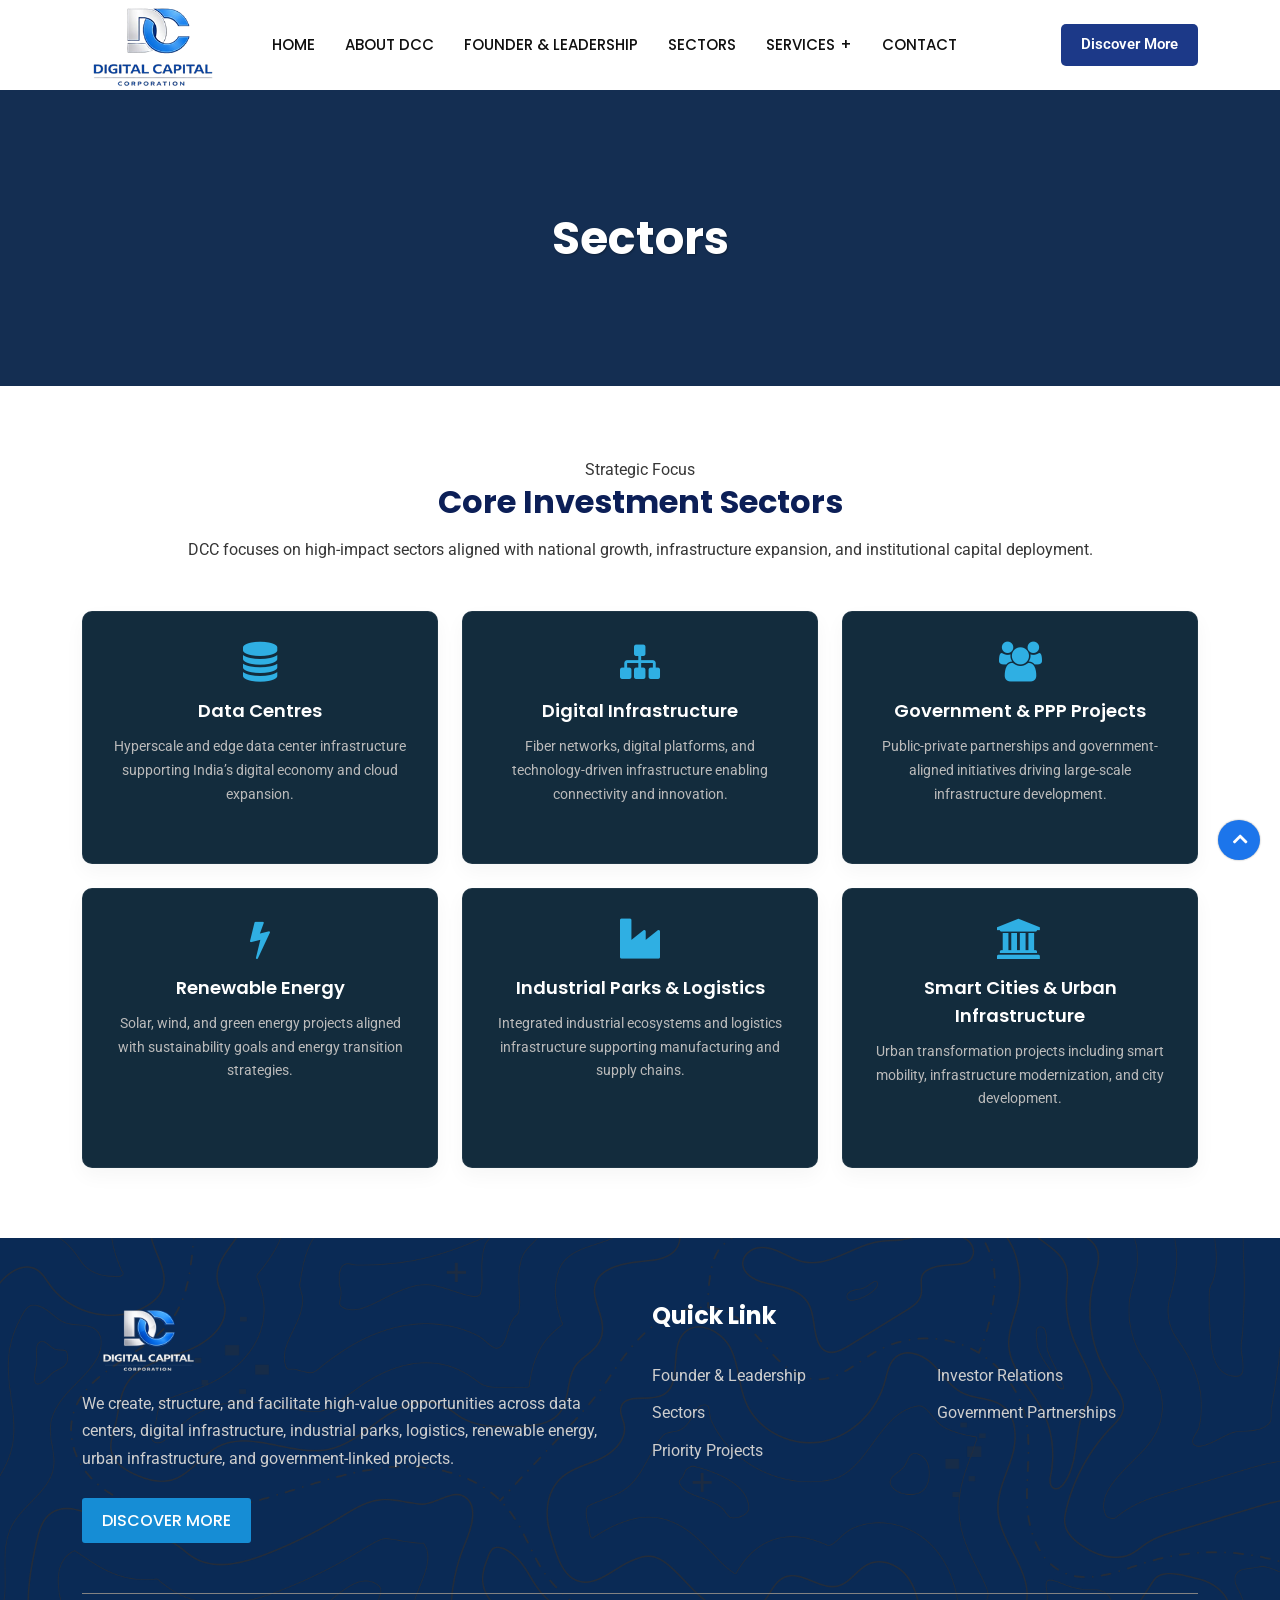
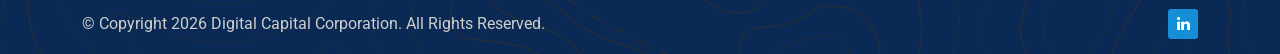
<file: sectors.html>
<!DOCTYPE html>
<html lang="en">

<head>
    <!-- meta tag -->
    <meta charset="utf-8">
    <title>Sectors - Digital Capital Corporation</title>
    <meta name="description" content="">
    <!-- responsive tag -->
    <meta http-equiv="x-ua-compatible" content="ie=edge">
    <meta name="viewport" content="width=device-width, initial-scale=1">
    <!-- favicon -->
    <link rel="apple-touch-icon" href="assets/images/favicon.png">
    <link rel="shortcut icon" type="image/x-icon" href="assets/images/favicon.png">
    <!-- Bootstrap v4.4.1 css -->
    <link rel="stylesheet" type="text/css" href="assets/css/bootstrap.min.css">
    <!-- font-awesome css -->
    <link rel="stylesheet" type="text/css" href="assets/css/font-awesome.min.css">
    <!-- animate css -->
    <link rel="stylesheet" type="text/css" href="assets/css/animate.css">
    <!-- aos css -->
    <link rel="stylesheet" type="text/css" href="assets/css/aos.css">
    <!-- owl.carousel css -->
    <link rel="stylesheet" type="text/css" href="assets/css/owl.carousel.css">
    <!-- slick css -->
    <link rel="stylesheet" type="text/css" href="assets/css/slick.css">
    <!-- off canvas css -->
    <link rel="stylesheet" type="text/css" href="assets/css/off-canvas.css">
    <!-- linea-font css -->
    <link rel="stylesheet" type="text/css" href="assets/fonts/linea-fonts.css">
    <!-- flaticon css  -->
    <link rel="stylesheet" type="text/css" href="assets/fonts/flaticon.css">
    <!-- magnific popup css -->
    <link rel="stylesheet" type="text/css" href="assets/css/magnific-popup.css">
    <!-- Main Menu css -->
    <link rel="stylesheet" href="assets/css/rsmenu-main.css">
    <!-- Rs animations css -->
    <link rel="stylesheet" href="assets/css/rs-animations.css">
    <!-- nivo slider CSS -->
    <link rel="stylesheet" type="text/css" href="assets/inc/custom-slider/css/nivo-slider.css">
    <link rel="stylesheet" type="text/css" href="assets/inc/custom-slider/css/preview.css">
    <!-- rsmenu transitions css -->
    <link rel="stylesheet" href="assets/css/rsmenu-transitions.css">
    <!-- spacing css -->
    <link rel="stylesheet" type="text/css" href="assets/css/rs-spacing.css">
    <!-- style css -->
    <link rel="stylesheet" type="text/css" href="style.css">
    <!-- responsive css -->
    <link rel="stylesheet" type="text/css" href="assets/css/responsive.css">
</head>

<body class="home-eight">



    <!--Full width header Start-->
    <div class="full-width-header header-style4">

        <!--Header Start-->
        <header id="rs-header" class="rs-header">
            <!-- Menu Start -->
            <div class="menu-area menu-sticky">
                <div class="container">
                    <div class="row">
                        <div class="col-lg-2">
                            <div class="logo-area">
                                <a href="index.html"><img src="assets/images/logo.png" alt="logo"></a>
                            </div>
                        </div>
                        <div class="col-lg-10 text-right">
                            <div class="rs-menu-area">
                                <div class="main-menu">
                                    <div class="mobile-menu">
                                        <a class="rs-menu-toggle">
                                            <i class="fa fa-bars"></i>
                                        </a>
                                    </div>
                                    <nav class="rs-menu">
                                        <ul class="nav-menu">
                                            <li class=""> <a href="index.html">Home</a></li>
                                            <li class=""><a href="about.html">About DCC</a></li>
                                            <li class=""><a href="founder-page.html">Founder & Leadership</a></li>
                                            <li class=""><a href="sectors.html">Sectors</a></li>
                                            <li class="menu-item-has-children">
                                                <a href="#">Services</a>
                                                <ul class="sub-menu">
                                                    <li><a href="priority-projects.html">Priority Projects</a></li>
                                                    <li><a href="investor-relations.html">Investor Relations</a></li>
                                                    <li class="last-item"><a
                                                            href="government-partnerships.html">Government
                                                            Partnerships</a></li>
                                                </ul>
                                            </li>
                                            <li class=""><a href="contact.html">Contact</a></li>
                                        </ul>
                                    </nav>
                                </div> <!-- //.main-menu -->
                                <div class="expand-btn-inner">
                                    <ul>
                                        <li>
                                            <a class="header-btn blue-btn" href="contact.html">Discover More</a>
                                        </li>
                                    </ul>
                                </div>
                            </div>
                        </div>
                    </div>
                </div>
            </div>
            <!-- Menu End -->

        </header>
        <!--Header End-->
    </div>
    <!--Full width header End-->
    <style>
       
        .dcc-sectors .section-desc {
            max-width: 650px;
            margin: auto;
            color: #ccc;
        }

        .sector-card {
            background: #132c3d;
            padding: 30px;
            border-radius: 10px;
            text-align: center;
            transition: 0.3s;
            height: 100%;
            border: 1px solid rgba(255, 255, 255, 0.05);
        }

        .sector-card i {
            font-size: 40px;
            color: #2fafe3;
            margin-bottom: 15px;
        }

        .sector-card h5 {
            font-size: 18px;
            margin-bottom: 10px;
            font-weight: 600;
            color: #fff;
        }

        .sector-card p {
            font-size: 14px;
            color: #bbb;
        }

        .sector-card:hover {
            transform: translateY(-8px);
            box-shadow: 0 10px 30px rgba(0, 0, 0, 0.5);
            border-color: #caa75e;
        }
    </style>
    <!-- Main content Start -->
    <div class="main-content">
        <div class="rs-breadcrumbs bg-6">
            <div class="container">
                <div class="content-part text-center pt-160 pb-160">
                    <h1 class="breadcrumbs-title white-color mb-0">Sectors</h1>
                </div>
            </div>
        </div>

        <section class="dcc-sectors section-padding">
            <div class="container">
                <div class="text-center mb-5">
                    <span class="sub-title">Strategic Focus</span>
                    <h2 class="section-title">Core Investment Sectors</h2>
                    <p class="">
                        DCC focuses on high-impact sectors aligned with national growth, infrastructure expansion, and
                        institutional capital deployment.
                    </p>
                </div>

                <div class="row g-4">

                    <!-- Data Centres -->
                    <div class="col-md-6 col-lg-4">
                        <div class="sector-card">
                            <i class="fa fa-database"></i>
                            <h5>Data Centres</h5>
                            <p>Hyperscale and edge data center infrastructure supporting India’s digital economy and
                                cloud expansion.</p>
                        </div>
                    </div>

                    <!-- Digital Infrastructure -->
                    <div class="col-md-6 col-lg-4">
                        <div class="sector-card">
                            <i class="fa fa-sitemap"></i>
                            <h5>Digital Infrastructure</h5>
                            <p>Fiber networks, digital platforms, and technology-driven infrastructure enabling
                                connectivity and innovation.</p>
                        </div>
                    </div>

                    <!-- Government & PPP -->
                    <div class="col-md-6 col-lg-4">
                        <div class="sector-card">
                            <i class="fa fa-users"></i>
                            <h5>Government & PPP Projects</h5>
                            <p>Public-private partnerships and government-aligned initiatives driving large-scale
                                infrastructure development.</p>
                        </div>
                    </div>

                    <!-- Renewable Energy -->
                    <div class="col-md-6 col-lg-4">
                        <div class="sector-card">
                            <i class="fa fa-bolt"></i>
                            <h5>Renewable Energy</h5>
                            <p>Solar, wind, and green energy projects aligned with sustainability goals and energy
                                transition strategies.</p>
                        </div>
                    </div>

                    <!-- Industrial Parks -->
                    <div class="col-md-6 col-lg-4">
                        <div class="sector-card">
                            <i class="fa fa-industry"></i>
                            <h5>Industrial Parks & Logistics</h5>
                            <p>Integrated industrial ecosystems and logistics infrastructure supporting manufacturing
                                and supply chains.</p>
                        </div>
                    </div>

                    <!-- Smart Cities -->
                    <div class="col-md-6 col-lg-4">
                        <div class="sector-card">
                            <i class="fa fa-university"></i>
                            <h5>Smart Cities & Urban Infrastructure</h5>
                            <p>Urban transformation projects including smart mobility, infrastructure modernization, and
                                city development.</p>
                        </div>
                    </div>

                </div>
            </div>
        </section>

    </div>
    <!-- Main content End -->

    <footer id="rs-footer" class="rs-footer style3 modify1 marketing">
        <div class="container">

             <div class="footer-content pt-62 pb-50 md-pb-64 sm-pt-48">
                    <div class="row">
                        <div class="col-lg-6 col-md-12 col-sm-12 footer-widget md-mb-39">
                            <div class="about-widget pr-15">
                                <div class="logo-part">
                                    <a href="index.html"><img src="assets/images/footer-logo.png" alt="Footer Logo"></a>
                                </div>
                                <p class="desc">
                                    We create, structure, and facilitate high-value opportunities across data centers, digital infrastructure, industrial parks, logistics, renewable energy, urban infrastructure, and government-linked projects.
                                </p>
                                <div class="btn-part">
                                    <a class="readon2 discover marketing" href="about.html">Discover More</a>
                                </div>
                            </div>
                        </div>
                       
                        <div class="col-lg-6 col-md-12 col-sm-12 footer-widget">
                            <h4 class="widget-title">Quick Link</h4>
                            <div class="row">
                                <div class="col-md-6">
                                    <ul class="footer-quick">
                                        <li><a href="founder-page.html">Founder & Leadership</a></li>
                                        <li><a href="sectors.html">Sectors</a></li>
                                        <li><a href="priority-projects.html">Priority Projects</a></li>
                                    </ul>
                                </div>
                                <div class="col-md-6">
                                    <ul class="footer-quick">
                                        <li><a href="investor-relations.html">Investor Relations</a></li>
                                        <li><a href="government-partnerships.html">Government Partnerships</a></li>
                                    </ul>
                                </div>
                            </div>
                        </div>
                    </div>
                </div>
            <div class="footer-bottom">
                <div class="row y-middle">
                    <div class="col-lg-6 col-md-8 sm-mb-21">
                        <div class="copyright">
                            <p>© Copyright 2026 Digital Capital Corporation. All Rights Reserved.</p>
                        </div>
                    </div>
                    <div class="col-lg-6 col-md-4 text-right sm-text-center">
                         <ul class="footer-social">
                                <li><a href="https://www.linkedin.com/company/digital-capital-corporation/?viewAsMember=true"><i class="fa fa-linkedin"></i></a></li>
                            </ul>
                    </div>
                </div>
            </div>
        </div>
    </footer>

    <!-- start scrollUp  -->
    <div id="scrollUp">
        <i class="fa fa-angle-up"></i>
    </div>
    <!-- End scrollUp  -->

    <!-- Search Modal Start -->
    <div aria-hidden="true" class="modal fade search-modal" role="dialog" tabindex="-1">
        <button type="button" class="close" data-dismiss="modal" aria-label="Close">
            <span class="flaticon-cross"></span>
        </button>
        <div class="modal-dialog modal-dialog-centered">
            <div class="modal-content">
                <div class="search-block clearfix">
                    <form>
                        <div class="form-group">
                            <input class="form-control" placeholder="Search Here..." type="text" required="">
                            <button type="submit"><i class="fa fa-search"></i></button>
                        </div>
                    </form>
                </div>
            </div>
        </div>
    </div>
    <!-- Search Modal End -->

    <!-- modernizr js -->
    <script src="assets/js/modernizr-2.8.3.min.js"></script>
    <!-- jquery latest version -->
    <script src="assets/js/jquery.min.js"></script>
    <!-- Bootstrap v4.4.1 js -->
    <script src="assets/js/bootstrap.min.js"></script>
    <!-- Menu js -->
    <script src="assets/js/rsmenu-main.js"></script>
    <!-- op nav js -->
    <script src="assets/js/jquery.nav.js"></script>
    <!-- owl.carousel js -->
    <script src="assets/js/owl.carousel.min.js"></script>
    <!-- Slick js -->
    <script src="assets/js/slick.min.js"></script>
    <!-- isotope.pkgd.min js -->
    <script src="assets/js/isotope.pkgd.min.js"></script>
    <!-- imagesloaded.pkgd.min js -->
    <script src="assets/js/imagesloaded.pkgd.min.js"></script>
    <!-- wow js -->
    <script src="assets/js/wow.min.js"></script>
    <!-- aos js -->
    <script src="assets/js/aos.js"></script>
    <!-- Skill bar js -->
    <script src="assets/js/skill.bars.jquery.js"></script>
    <script src="assets/js/jquery.counterup.min.js"></script>
    <!-- counter top js -->
    <script src="assets/js/waypoints.min.js"></script>
    <!-- video js -->
    <script src="assets/js/jquery.mb.YTPlayer.min.js"></script>
    <!-- magnific popup js -->
    <script src="assets/js/jquery.magnific-popup.min.js"></script>
    <!-- Nivo slider js -->
    <script src="assets/inc/custom-slider/js/jquery.nivo.slider.js"></script>
    <!-- plugins js -->
    <script src="assets/js/plugins.js"></script>
    <!-- contact form js -->
    <script src="assets/js/contact.form.js"></script>
    <!-- main js -->
    <script src="assets/js/main.js"></script>
</body>

</html>
</file>
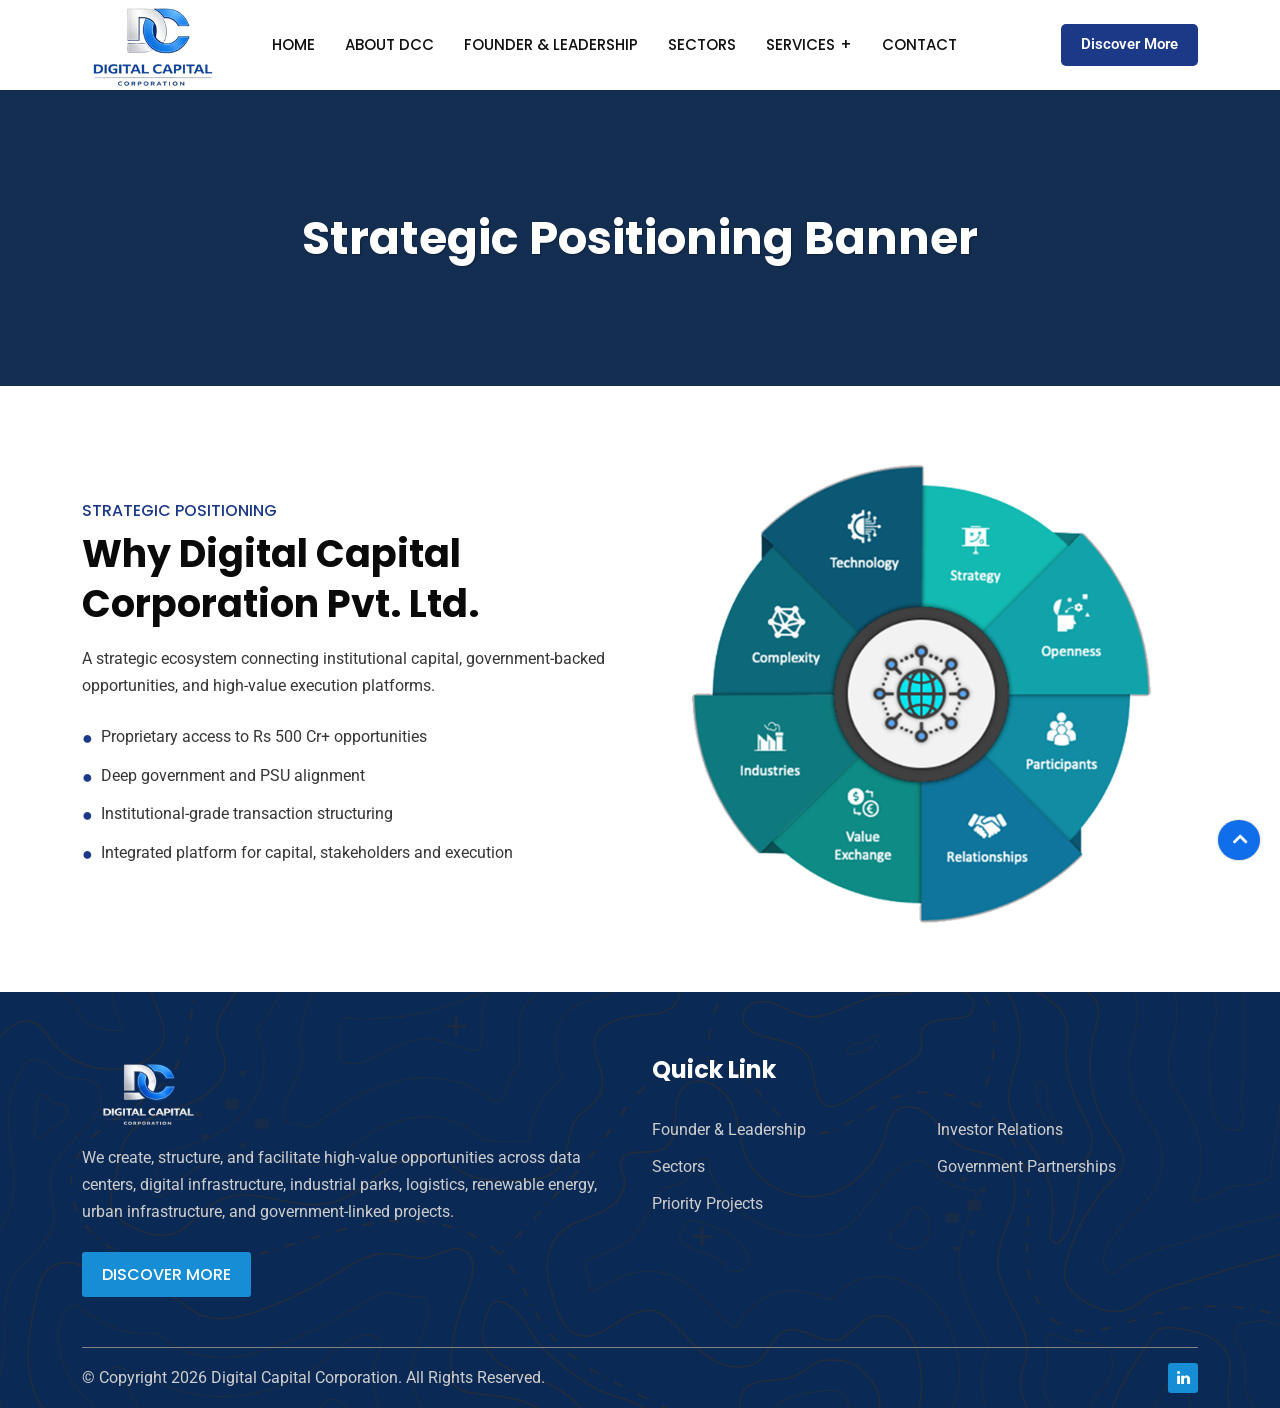
<file: strategic-positioning-banner.html>
<!DOCTYPE html>
<html lang="en">
    
<head>
        <!-- meta tag -->
        <meta charset="utf-8">
        <title>Strategic Positioning Banner - Digital Capital Corporation</title>
        <meta name="description" content="">
        <!-- responsive tag -->
        <meta http-equiv="x-ua-compatible" content="ie=edge">
        <meta name="viewport" content="width=device-width, initial-scale=1">
        <!-- favicon -->
        <link rel="apple-touch-icon" href="assets/images/favicon.png">
        <link rel="shortcut icon" type="image/x-icon" href="assets/images/favicon.png">
        <!-- Bootstrap v4.4.1 css -->
        <link rel="stylesheet" type="text/css" href="assets/css/bootstrap.min.css">
        <!-- font-awesome css -->
        <link rel="stylesheet" type="text/css" href="assets/css/font-awesome.min.css">
        <!-- animate css -->
        <link rel="stylesheet" type="text/css" href="assets/css/animate.css">
        <!-- aos css -->
        <link rel="stylesheet" type="text/css" href="assets/css/aos.css">
        <!-- owl.carousel css -->
        <link rel="stylesheet" type="text/css" href="assets/css/owl.carousel.css">
        <!-- slick css -->
        <link rel="stylesheet" type="text/css" href="assets/css/slick.css">
        <!-- off canvas css -->
        <link rel="stylesheet" type="text/css" href="assets/css/off-canvas.css">
        <!-- linea-font css -->
        <link rel="stylesheet" type="text/css" href="assets/fonts/linea-fonts.css">
        <!-- flaticon css  -->
        <link rel="stylesheet" type="text/css" href="assets/fonts/flaticon.css">
        <!-- magnific popup css -->
        <link rel="stylesheet" type="text/css" href="assets/css/magnific-popup.css">
        <!-- Main Menu css -->
        <link rel="stylesheet" href="assets/css/rsmenu-main.css">
        <!-- Rs animations css -->
        <link rel="stylesheet" href="assets/css/rs-animations.css">
        <!-- nivo slider CSS -->
        <link rel="stylesheet" type="text/css" href="assets/inc/custom-slider/css/nivo-slider.css">
        <link rel="stylesheet" type="text/css" href="assets/inc/custom-slider/css/preview.css">
        <!-- rsmenu transitions css -->
        <link rel="stylesheet" href="assets/css/rsmenu-transitions.css">
        <!-- spacing css -->
        <link rel="stylesheet" type="text/css" href="assets/css/rs-spacing.css">
        <!-- style css -->
        <link rel="stylesheet" type="text/css" href="style.css"> 
        <!-- responsive css -->
        <link rel="stylesheet" type="text/css" href="assets/css/responsive.css">
    </head>
    <body class="home-eight">

     

        <!--Full width header Start-->
        <div class="full-width-header header-style4">
            
            <!--Header Start-->
            <header id="rs-header" class="rs-header">
                <!-- Menu Start -->
                <div class="menu-area menu-sticky">
                    <div class="container">
                        <div class="row">
                            <div class="col-lg-2">
                                <div class="logo-area">
                                    <a href="index.html"><img src="assets/images/logo.png" alt="logo"></a>
                                </div>
                            </div>
                            <div class="col-lg-10 text-right">
                                <div class="rs-menu-area">
                                    <div class="main-menu">
                                        <div class="mobile-menu">
                                            <a class="rs-menu-toggle">
                                                <i class="fa fa-bars"></i>
                                            </a>
                                        </div>
                                        <nav class="rs-menu">
                                           <ul class="nav-menu">
                                                <li class=""> <a href="index.html">Home</a></li>
                                                <li class=""><a href="about.html">About DCC</a></li>
                                                <li class=""><a href="founder-page.html">Founder & Leadership</a></li>
                                                <li class=""><a href="sectors.html">Sectors</a></li>
                                                <li class="menu-item-has-children">
                                                    <a href="#">Services</a>
                                                    <ul class="sub-menu">
                                                        <li><a href="priority-projects.html">Priority Projects</a></li>
                                                        <li><a href="investor-relations.html">Investor Relations</a></li>
                                                        <li class="last-item"><a href="government-partnerships.html">Government Partnerships</a></li>
                                                    </ul>
                                                </li>
                                                <li class=""><a href="contact.html">Contact</a></li>
                                            </ul>  
                                        </nav>
                                    </div> <!-- //.main-menu -->
                                    <div class="expand-btn-inner">
                                        <ul>
                                            <li>
                                                <a class="header-btn blue-btn" href="contact.html">Discover More</a>
                                            </li>
                                        </ul>
                                    </div>
                                </div>
                            </div>
                        </div>
                    </div>
                </div>
                <!-- Menu End -->

            </header>
            <!--Header End-->
        </div>
        <!--Full width header End-->

		<!-- Main content Start -->
        <div class="main-content">
            <div class="rs-breadcrumbs bg-6">
                <div class="container">
                    <div class="content-part text-center pt-160 pb-160">
                        <h1 class="breadcrumbs-title white-color mb-0">Strategic Positioning Banner</h1>
                    </div>
                </div>
            </div>

            <section class="strategic-banner pt-30 pb-30 d-flex align-items-center">
                <div class="container">
                    <div class="row align-items-center">

                        <!-- LEFT CONTENT -->
                        <div class="col-lg-6">
                            <h6 class="blue-color">Strategic Positioning</h6>

                            <h1 class="fw-bold mb-3">
                                Why Digital Capital Corporation Pvt. Ltd.
                            </h1>

                            <p class="mb-4">
                                A strategic ecosystem connecting institutional capital, government-backed opportunities, and high-value execution platforms.
                            </p>

                            <!-- POINTS -->
                            <ul class="list-unstyled">
                                <li class="mb-2 d-flex align-items-start">
                                    <span style="color:#1c3988; font-size:18px;">●</span>
                                    <span class="ms-2">Proprietary access to Rs 500 Cr+ opportunities</span>
                                </li>

                                <li class="mb-2 d-flex align-items-start">
                                    <span style="color:#1c3988; font-size:18px;">●</span>
                                    <span class="ms-2">Deep government and PSU alignment</span>
                                </li>

                                <li class="mb-2 d-flex align-items-start">
                                    <span style="color:#1c3988; font-size:18px;">●</span>
                                    <span class="ms-2">Institutional-grade transaction structuring</span>
                                </li>

                                <li class="mb-2 d-flex align-items-start">
                                    <span style="color:#1c3988; font-size:18px;">●</span>
                                    <span class="ms-2">Integrated platform for capital, stakeholders and execution</span>
                                </li>
                            </ul>

                        </div>

                        <!-- RIGHT VISUAL -->
                        <div class="col-lg-6 text-center ">
                            <img src="assets/images/strategic.png" alt="Strategic Ecosystem"
                                class="img-fluid">
                        </div>

                    </div>
                </div>
            </section>

        </div> 
        <!-- Main content End -->

        <footer id="rs-footer" class="rs-footer style3 modify1 marketing">
            <div class="container">
               
                <div class="footer-content pt-62 pb-50 md-pb-64 sm-pt-48">
                    <div class="row">
                        <div class="col-lg-6 col-md-12 col-sm-12 footer-widget md-mb-39">
                            <div class="about-widget pr-15">
                                <div class="logo-part">
                                    <a href="index.html"><img src="assets/images/footer-logo.png" alt="Footer Logo"></a>
                                </div>
                                <p class="desc">
                                    We create, structure, and facilitate high-value opportunities across data centers, digital infrastructure, industrial parks, logistics, renewable energy, urban infrastructure, and government-linked projects.
                                </p>
                                <div class="btn-part">
                                    <a class="readon2 discover marketing" href="about.html">Discover More</a>
                                </div>
                            </div>
                        </div>
                       
                        <div class="col-lg-6 col-md-12 col-sm-12 footer-widget">
                            <h4 class="widget-title">Quick Link</h4>
                            <div class="row">
                                <div class="col-md-6">
                                    <ul class="footer-quick">
                                        <li><a href="founder-page.html">Founder & Leadership</a></li>
                                        <li><a href="sectors.html">Sectors</a></li>
                                        <li><a href="priority-projects.html">Priority Projects</a></li>
                                    </ul>
                                </div>
                                <div class="col-md-6">
                                    <ul class="footer-quick">
                                        <li><a href="investor-relations.html">Investor Relations</a></li>
                                        <li><a href="government-partnerships.html">Government Partnerships</a></li>
                                    </ul>
                                </div>
                            </div>
                        </div>
                    </div>
                </div>
                <div class="footer-bottom">
                    <div class="row y-middle">
                        <div class="col-lg-6 col-md-8 sm-mb-21">
                            <div class="copyright">
                                <p>© Copyright 2026 Digital Capital Corporation. All Rights Reserved.</p>
                            </div>
                        </div>
                        <div class="col-lg-6 col-md-4 text-right sm-text-center">
                              <ul class="footer-social">
                                <li><a href="https://www.linkedin.com/company/digital-capital-corporation/?viewAsMember=true"><i class="fa fa-linkedin"></i></a></li>
                            </ul>
                        </div>
                    </div>
                </div>
            </div>
        </footer>

        <!-- start scrollUp  -->
        <div id="scrollUp">
            <i class="fa fa-angle-up"></i>
        </div>
        <!-- End scrollUp  -->

        <!-- Search Modal Start -->
        <div aria-hidden="true" class="modal fade search-modal" role="dialog" tabindex="-1">
            <button type="button" class="close" data-dismiss="modal" aria-label="Close">
              <span class="flaticon-cross"></span>
            </button>
            <div class="modal-dialog modal-dialog-centered">
                <div class="modal-content">
                    <div class="search-block clearfix">
                        <form>
                            <div class="form-group">
                                <input class="form-control" placeholder="Search Here..." type="text" required="">
                                <button type="submit"><i class="fa fa-search"></i></button>
                            </div>
                        </form>
                    </div>
                </div>
            </div>
        </div>
        <!-- Search Modal End -->

        <!-- modernizr js -->
        <script src="assets/js/modernizr-2.8.3.min.js"></script>
        <!-- jquery latest version -->
        <script src="assets/js/jquery.min.js"></script>
        <!-- Bootstrap v4.4.1 js -->
        <script src="assets/js/bootstrap.min.js"></script>
        <!-- Menu js -->
        <script src="assets/js/rsmenu-main.js"></script> 
        <!-- op nav js -->
        <script src="assets/js/jquery.nav.js"></script>
        <!-- owl.carousel js -->
        <script src="assets/js/owl.carousel.min.js"></script>
        <!-- Slick js -->
        <script src="assets/js/slick.min.js"></script>
        <!-- isotope.pkgd.min js -->
        <script src="assets/js/isotope.pkgd.min.js"></script>
        <!-- imagesloaded.pkgd.min js -->
        <script src="assets/js/imagesloaded.pkgd.min.js"></script>
        <!-- wow js -->
        <script src="assets/js/wow.min.js"></script>
        <!-- aos js -->
        <script src="assets/js/aos.js"></script>
        <!-- Skill bar js -->
        <script src="assets/js/skill.bars.jquery.js"></script>
        <script src="assets/js/jquery.counterup.min.js"></script>        
         <!-- counter top js -->
        <script src="assets/js/waypoints.min.js"></script>
        <!-- video js -->
        <script src="assets/js/jquery.mb.YTPlayer.min.js"></script>
        <!-- magnific popup js -->
        <script src="assets/js/jquery.magnific-popup.min.js"></script>
        <!-- Nivo slider js -->
        <script src="assets/inc/custom-slider/js/jquery.nivo.slider.js"></script>
        <!-- plugins js -->
        <script src="assets/js/plugins.js"></script>
        <!-- contact form js -->
        <script src="assets/js/contact.form.js"></script>
        <!-- main js -->
        <script src="assets/js/main.js"></script>
    </body>

</html>
</file>
<file: assets/css/off-canvas.css>
@charset "utf-8";

/**
*
* -----------------------------------------------------------------------------
*
* Template : Reobiz – Consulting Business HTML Template 
* Author : rs-theme
* Author URI : http://www.rstheme.com/
*
* -----------------------------------------------------------------------------
*
**/

.rs-offcanvas-link {

}

a.nav-expander {
    background: transparent;
    color: #FFFFFF;
    display: block;
    font-size: 16px;
    font-weight: 400;
    height: auto;
    margin-right: 0;
    padding: 0;
    right: 0;
    text-decoration: none;
    text-transform: uppercase;
    top: 0;
    transition: right 0.3s ease-in-out 0s;
    width: auto;
    z-index: 12;
    transition: right 0.3s ease-in-out 0s;
    -webkit-transition: right 0.3s ease-in-out 0s;
    -moz-transition: right 0.3s ease-in-out 0s;
    -o-transition: right 0.3s ease-in-out 0s;
 
}
 
a.nav-expander:hover {
  cursor: pointer;
}

nav.right_menu_togle {
  background: rgba(0,0,0,0.9);
  display: block;
  height: 100%;
  overflow: auto;
  position: fixed;
  right: -520px;
  font-size: 15px;
  top: 0;
  width: 100%;
  max-width: 520px;
  z-index: 2000;
  transition: right 0.3s ease-in-out 0s;
  -webkit-transition: right 0.3s ease-in-out 0s;
  -moz-transition: right 0.3s ease-in-out 0s;
  -o-transition: right 0.3s ease-in-out 0s;
}
.nav-expanded nav {
  right: 0;
}
 
body.nav-expanded {
  margin-left: 0em;
  transition: right 0.4s ease-in-out 0s;
  -webkit-transition: right 0.4s ease-in-out 0s;
  -moz-transition: right 0.4s ease-in-out 0s;
  -o-transition: right 0.4s ease-in-out 0s;
}
.right_menu_togle .close-btn{
  overflow: hidden;
  padding: 35px 10px 20px;
}
.right_menu_togle .canvas-logo{
    padding-left: 24px;
    padding-bottom: 20px;
}
.right_menu_togle .search-wrap{
    padding: 20px 24px 0;
    position: relative;
}
.right_menu_togle .search-wrap label{
    display: block;
    font-size: 20px;
    color: #fff;
    position: relative;
}
.right_menu_togle .search-wrap input,
.right_menu_togle .search-wrap button{
    border: none;
    outline: none;
}
.right_menu_togle .search-wrap input{
    width: 100%;
    border-radius: 30px;
    background: #fff;
    padding: 7px 25px;
    margin-top: 6px;
}
.right_menu_togle .search-wrap button{
    position: absolute;
    right: 40px;
    background: transparent;
    cursor: pointer;
    bottom: 7px;
    font-size: 18px;
}

.sidebarnav_menu.main-menu li.menu-item-has-children:before{
  position: absolute;
    content: "\f078";
    font-family: FontAwesome;
    color: #ffffff;
    width: 32px;
    height: 32px;
    line-height: 30px;
    background: rgba(255,255,255,0.2);
    border: 1px solid rgba(255,255,255,0.3);
    right: 8px;
    top: 5px;
    cursor: pointer;
    z-index: 999;
    text-align: center;
    font-size: 15px;
  transition: 0.4s;
  -webkit-transition: 0.4s;
  -ms-transition: 0.4s;
}
.sidebarnav_menu.main-menu li.menu-item-has-children.open:before{
    content: "\f077";
  transition: 0.4s;
  -webkit-transition: 0.4s;
  -ms-transition: 0.4s;
}
.sidebarnav_menu.main-menu li.menu-item-has-children ul{
  display: none;
}
.sidebarnav_menu.main-menu li.menu-item-has-children ul li a{
    display: block;
    padding: 8px 45px;
    font-size: 14px;
}

.sidebarnav_menu.main-menu li ul li:hover a,
.sidebarnav_menu.main-menu li ul li.active a{
  background: rgba(0,0,0,0.15) !important;
}
.sidebarnav_menu.main-menu li {
  border-bottom: 1px solid rgba(255,255,255,0.15);
  font-size: 16px;
  position: relative;
  display: block;
}
.sidebarnav_menu.main-menu .list-unstyled li:last-child {
  border-bottom: 0;
}
.sidebarnav_menu.main-menu .list-unstyled {
  border-top: 1px solid rgba(255,255,255,0.15);
}
.sidebarnav_menu.main-menu .list-unstyled li {
  border: 0;
}
.sidebarnav_menu.main-menu li a {
  color: #fff;
  text-decoration: none;
  padding: 8px 24px;
  display: block;
  transition: 0.4s;
  -webkit-transition: 0.4s;
  -ms-transition: 0.4s;
}
.sidebarnav_menu.main-menu li ul li a {
  padding: 8px 0 8px 40px; 
}
.sidebarnav_menu.main-menu li a:hover {
  color: #FFFFFF;
  text-decoration: none;
}
 
.sidebarnav_menu.main-menu a .caret {
  width: 0;
  height: 0;
  display: inline-block;
  vertical-align: top;
  border-top: 4px solid #4f5963;
  border-right: 4px solid transparent;
  border-left: 4px solid transparent;
  content: "";
    margin-top: 8px;
}
 
.sidebarnav_menu.main-menu a:hover .caret {
  border-top-color: #4f5963;
}
 
.sidebarnav_menu.main-menu li.open > a > .caret {
  border-top: none;
  border-bottom: 4px solid #4f5963;
  border-right: 4px solid transparent;
  border-left: 4px solid transparent;
}
 
.sidebarnav_menu.main-menu li.open > a:hover > .caret {
  border-bottom-color: #4f5963;
}
 
.icon:before {
  font-family: 'FontAwesome';
  font-style: normal;
  font-variant: normal;
  font-weight: normal;
  line-height: 1;
  text-transform: none;
  content: '\f105';
}
 
.sidebarnav_menu.main-menu li > a > span.icon {
  float: right;
  margin: 0.1em 1.7em -0.1em 0;
  opacity: 0;
  -webkit-transition: all 0.2s ease-in-out;
  -moz-transition: all 0.2s ease-in-out;
  -o-transition: all 0.2s ease-in-out;
  transition: all 0.2s ease-in-out;
 
}
 
.sidebarnav_menu.main-menu li > a:hover > span.icon {
  float: right;
  margin: 0.1em 0.8em -0.1em 0;
  opacity: 1;
}

.sidebar_nav.navbar {
    position: absolute;
    min-height: auto;
    margin-bottom: 0;
    border: 0;
}
.rs-menu.rs-menu-close,
.sidebar_nav.navbar-inverse{
  background: transparent;
}
</file>
<file: assets/fonts/linea-fonts.css>
@charset "UTF-8";

@font-face {
  font-family: "linea-basic-10";
  src:url("linea-basic-10.eot");
  src:url("linea-basic-10d41d.eot?#iefix") format("embedded-opentype"),
    url("linea-basic-10.woff") format("woff"),
    url("linea-basic-10.ttf") format("truetype"),
    url("linea-basic-10.svg#linea-basic-10") format("svg");
  font-weight: normal;
  font-style: normal;
}

[data-icon]:before {
  font-family: "linea-basic-10" !important;
  content: attr(data-icon);
  font-style: normal !important;
  font-weight: 700 !important;
  font-variant: normal !important;
  text-transform: none !important;
  speak: none;
  line-height: 1;
  -webkit-font-smoothing: antialiased;
  -moz-osx-font-smoothing: grayscale;
}

[class^="icon-"]:before,
[class*=" icon-"]:before {
  font-family: "linea-basic-10" !important;
  font-style: normal !important;
  font-weight: normal !important;
  font-variant: normal !important;
  text-transform: none !important;
  speak: none;
  line-height: 1;
  -webkit-font-smoothing: antialiased;
  -moz-osx-font-smoothing: grayscale;
}

.icon-basic-accelerator:before {
  content: "a";
}
.icon-basic-alarm:before {
  content: "b";
}
.icon-basic-anchor:before {
  content: "c";
}
.icon-basic-anticlockwise:before {
  content: "d";
}
.icon-basic-archive:before {
  content: "e";
}
.icon-basic-archive-full:before {
  content: "f";
}
.icon-basic-ban:before {
  content: "g";
}
.icon-basic-battery-charge:before {
  content: "h";
}
.icon-basic-battery-empty:before {
  content: "i";
}
.icon-basic-battery-full:before {
  content: "j";
}
.icon-basic-battery-half:before {
  content: "k";
}
.icon-basic-bolt:before {
  content: "l";
}
.icon-basic-book:before {
  content: "m";
}
.icon-basic-book-pen:before {
  content: "n";
}
.icon-basic-book-pencil:before {
  content: "o";
}
.icon-basic-bookmark:before {
  content: "p";
}
.icon-basic-calculator:before {
  content: "q";
}
.icon-basic-calendar:before {
  content: "r";
}
.icon-basic-cards-diamonds:before {
  content: "s";
}
.icon-basic-cards-hearts:before {
  content: "t";
}
.icon-basic-case:before {
  content: "u";
}
.icon-basic-chronometer:before {
  content: "v";
}
.icon-basic-clessidre:before {
  content: "w";
}
.icon-basic-clock:before {
  content: "x";
}
.icon-basic-clockwise:before {
  content: "y";
}
.icon-basic-cloud:before {
  content: "z";
}
.icon-basic-clubs:before {
  content: "A";
}
.icon-basic-compass:before {
  content: "B";
}
.icon-basic-cup:before {
  content: "C";
}
.icon-basic-diamonds:before {
  content: "D";
}
.icon-basic-display:before {
  content: "E";
}
.icon-basic-download:before {
  content: "F";
}
.icon-basic-exclamation:before {
  content: "G";
}
.icon-basic-eye:before {
  content: "H";
}
.icon-basic-eye-closed:before {
  content: "I";
}
.icon-basic-female:before {
  content: "J";
}
.icon-basic-flag1:before {
  content: "K";
}
.icon-basic-flag2:before {
  content: "L";
}
.icon-basic-floppydisk:before {
  content: "M";
}
.icon-basic-folder:before {
  content: "N";
}
.icon-basic-folder-multiple:before {
  content: "O";
}
.icon-basic-gear:before {
  content: "P";
}
.icon-basic-geolocalize-01:before {
  content: "Q";
}
.icon-basic-geolocalize-05:before {
  content: "R";
}
.icon-basic-globe:before {
  content: "S";
}
.icon-basic-gunsight:before {
  content: "T";
}
.icon-basic-hammer:before {
  content: "U";
}
.icon-basic-headset:before {
  content: "V";
}
.icon-basic-heart:before {
  content: "W";
}
.icon-basic-heart-broken:before {
  content: "X";
}
.icon-basic-helm:before {
  content: "Y";
}
.icon-basic-home:before {
  content: "Z";
}
.icon-basic-info:before {
  content: "0";
}
.icon-basic-ipod:before {
  content: "1";
}
.icon-basic-joypad:before {
  content: "2";
}
.icon-basic-key:before {
  content: "3";
}
.icon-basic-keyboard:before {
  content: "4";
}
.icon-basic-laptop:before {
  content: "5";
}
.icon-basic-life-buoy:before {
  content: "6";
}
.icon-basic-lightbulb:before {
  content: "7";
}
.icon-basic-link:before {
  content: "8";
}
.icon-basic-lock:before {
  content: "9";
}
.icon-basic-lock-open:before {
  content: "!";
}
.icon-basic-magic-mouse:before {
  content: "\"";
}
.icon-basic-magnifier:before {
  content: "#";
}
.icon-basic-magnifier-minus:before {
  content: "$";
}
.icon-basic-magnifier-plus:before {
  content: "%";
}
.icon-basic-mail:before {
  content: "&";
}
.icon-basic-mail-multiple:before {
  content: "'";
}
.icon-basic-mail-open:before {
  content: "(";
}
.icon-basic-mail-open-text:before {
  content: ")";
}
.icon-basic-male:before {
  content: "*";
}
.icon-basic-map:before {
  content: "+";
}
.icon-basic-message:before {
  content: ",";
}
.icon-basic-message-multiple:before {
  content: "-";
}
.icon-basic-message-txt:before {
  content: ".";
}
.icon-basic-mixer2:before {
  content: "/";
}
.icon-basic-mouse:before {
  content: ":";
}
.icon-basic-notebook:before {
  content: ";";
}
.icon-basic-notebook-pen:before {
  content: "<";
}
.icon-basic-notebook-pencil:before {
  content: "=";
}
.icon-basic-paperplane:before {
  content: ">";
}
.icon-basic-pencil-ruler:before {
  content: "?";
}
.icon-basic-pencil-ruler-pen:before {
  content: "@";
}
.icon-basic-photo:before {
  content: "[";
}
.icon-basic-picture:before {
  content: "]";
}
.icon-basic-picture-multiple:before {
  content: "^";
}
.icon-basic-pin1:before {
  content: "_";
}
.icon-basic-pin2:before {
  content: "`";
}
.icon-basic-postcard:before {
  content: "{";
}
.icon-basic-postcard-multiple:before {
  content: "|";
}
.icon-basic-printer:before {
  content: "}";
}
.icon-basic-question:before {
  content: "~";
}
.icon-basic-rss:before {
  content: "\\";
}
.icon-basic-server:before {
  content: "\e000";
}
.icon-basic-server2:before {
  content: "\e001";
}
.icon-basic-server-cloud:before {
  content: "\e002";
}
.icon-basic-server-download:before {
  content: "\e003";
}
.icon-basic-server-upload:before {
  content: "\e004";
}
.icon-basic-settings:before {
  content: "\e005";
}
.icon-basic-share:before {
  content: "\e006";
}
.icon-basic-sheet:before {
  content: "\e007";
}
.icon-basic-sheet-multiple:before {
  content: "\e008";
}
.icon-basic-sheet-pen:before {
  content: "\e009";
}
.icon-basic-sheet-pencil:before {
  content: "\e00a";
}
.icon-basic-sheet-txt:before {
  content: "\e00b";
}
.icon-basic-signs:before {
  content: "\e00c";
}
.icon-basic-smartphone:before {
  content: "\e00d";
}
.icon-basic-spades:before {
  content: "\e00e";
}
.icon-basic-spread:before {
  content: "\e00f";
}
.icon-basic-spread-bookmark:before {
  content: "\e010";
}
.icon-basic-spread-text:before {
  content: "\e011";
}
.icon-basic-spread-text-bookmark:before {
  content: "\e012";
}
.icon-basic-star:before {
  content: "\e013";
}
.icon-basic-tablet:before {
  content: "\e014";
}
.icon-basic-target:before {
  content: "\e015";
}
.icon-basic-todo:before {
  content: "\e016";
}
.icon-basic-todo-pen:before {
  content: "\e017";
}
.icon-basic-todo-pencil:before {
  content: "\e018";
}
.icon-basic-todo-txt:before {
  content: "\e019";
}
.icon-basic-todolist-pen:before {
  content: "\e01a";
}
.icon-basic-todolist-pencil:before {
  content: "\e01b";
}
.icon-basic-trashcan:before {
  content: "\e01c";
}
.icon-basic-trashcan-full:before {
  content: "\e01d";
}
.icon-basic-trashcan-refresh:before {
  content: "\e01e";
}
.icon-basic-trashcan-remove:before {
  content: "\e01f";
}
.icon-basic-upload:before {
  content: "\e020";
}
.icon-basic-usb:before {
  content: "\e021";
}
.icon-basic-video:before {
  content: "\e022";
}
.icon-basic-watch:before {
  content: "\e023";
}
.icon-basic-webpage:before {
  content: "\e024";
}
.icon-basic-webpage-img-txt:before {
  content: "\e025";
}
.icon-basic-webpage-multiple:before {
  content: "\e026";
}
.icon-basic-webpage-txt:before {
  content: "\e027";
}
.icon-basic-world:before {
  content: "\e028";
}
</file>
<file: assets/fonts/flaticon.css>
/*
  	Flaticon icon font: Flaticon
  	Creation date: 10/09/2019 11:56
  	*/

@font-face {
  font-family: "Flaticon";
  src: url("Flaticon.eot");
  src: url("Flaticond41d.eot?#iefix") format("embedded-opentype"),
       url("Flaticon.woff2") format("woff2"),
       url("Flaticon.woff") format("woff"),
       url("Flaticon.ttf") format("truetype"),
       url("Flaticon.svg#Flaticon") format("svg");
  font-weight: normal;
  font-style: normal;
}

@media screen and (-webkit-min-device-pixel-ratio:0) {
  @font-face {
    font-family: "Flaticon";
    src: url("Flaticon.svg#Flaticon") format("svg");
  }
}

[class^="flaticon-"]:before, [class*=" flaticon-"]:before,
[class^="flaticon-"]:after, [class*=" flaticon-"]:after {   
  font-family: Flaticon;
        font-size: 20px;
font-style: normal;
margin-left: 20px;
}

.flaticon-best:before { content: "\f100"; }
.flaticon-flower:before { content: "\f101"; }
.flaticon-timer:before { content: "\f102"; }
.flaticon-suitcase:before { content: "\f103"; }
.flaticon-chess-piece:before { content: "\f104"; }
.flaticon-clock:before { content: "\f105"; }
.flaticon-time-call:before { content: "\f106"; }
.flaticon-phone:before { content: "\f107"; }
.flaticon-call:before { content: "\f108"; }
.flaticon-email:before { content: "\f109"; }
.flaticon-location:before { content: "\f10a"; }
.flaticon-send:before { content: "\f10b"; }
.flaticon-bag:before { content: "\f10c"; }
.flaticon-supermarket:before { content: "\f10d"; }
.flaticon-basket:before { content: "\f10e"; }
.flaticon-shopping-bag:before { content: "\f10f"; }
.flaticon-right-arrow:before { content: "\f110"; }
.flaticon-left-arrow:before { content: "\f111"; }
.flaticon-back:before { content: "\f112"; }
.flaticon-right-arrow-1:before { content: "\f113"; }
.flaticon-next:before { content: "\f114"; }
.flaticon-back-1:before { content: "\f115"; }
.flaticon-upload:before { content: "\f116"; }
.flaticon-next-1:before { content: "\f117"; }
.flaticon-ui:before { content: "\f118"; }
.flaticon-next-2:before { content: "\f119"; }
.flaticon-back-2:before { content: "\f11a"; }
.flaticon-play-button:before { content: "\f11b"; }
.flaticon-play-button-1:before { content: "\f11c"; }
.flaticon-picture:before { content: "\f11d"; }
.flaticon-image:before { content: "\f11e"; }
.flaticon-gallery:before { content: "\f11f"; }
.flaticon-pictures:before { content: "\f120"; }
.flaticon-unlink:before { content: "\f121"; }
.flaticon-link:before { content: "\f122"; }
.flaticon-link-1:before { content: "\f123"; }
.flaticon-link-2:before { content: "\f124"; }
.flaticon-speaker:before { content: "\f125"; }
.flaticon-speaker-1:before { content: "\f126"; }
.flaticon-picture-1:before { content: "\f127"; }
.flaticon-picture-2:before { content: "\f128"; }
.flaticon-right-quote:before { content: "\f129"; }
.flaticon-error:before { content: "\f12a"; }
.flaticon-cross:before { content: "\f12b"; }
.flaticon-search:before { content: "\f12c"; }
.flaticon-shopping-bag-1:before { content: "\f12d"; }
.flaticon-eye:before { content: "\f12e"; }
.flaticon-user:before { content: "\f12f"; }
.flaticon-user-1:before { content: "\f130"; }
.flaticon-clock-1:before { content: "\f131"; }
.flaticon-comment:before { content: "\f132"; }
.flaticon-folder:before { content: "\f133"; }
.flaticon-price-tag:before { content: "\f134"; }
</file>
<file: assets/css/rsmenu-main.css>
/*-----------------------------------------------------------------------------------*/
/*	GLOBAL CSS THAT ARE APPLIED FOR ALL SCREEN SIZES
/*-----------------------------------------------------------------------------------*/
.rs-menu {
   float: left;
   clear: both;
   width: 100%;
   font-size: 0;
   position: relative;
   /*background: #1c1c1c;
   -webkit-box-shadow: 0 2px 5px rgba(0, 0, 0, .2);
   -moz-box-shadow: 0 2px 5px rgba(0, 0, 0, .2);
   box-shadow: 0 2px 5px rgba(0, 0, 0, .2);*/
}

.rs-menu ul,
.rs-menu li,
.rs-menu p,
.rs-menu a,
.rs-menu div,
.rs-menu i {
   border: 0;
   margin: 0;
   padding: 0;
}

.rs-menu li {
   display: block;
   vertical-align: top;
   position: relative;
}

.rs-menu a {
   display: block;
   padding: 16px;
}

.rs-menu .row {
    float: left;
    width: 100%;
    position: relative;
}

/*-----------------------------------------------------------------------------------*/
/*	SUB-MENUS SETTINGS 
/*-----------------------------------------------------------------------------------*/
/* Hide sub-menus */
.rs-menu ul ul {
	position: absolute;
	top: 100%;
	width: 100%;
	display: none;
	background-color: #111111; 
}
.rs-menu ul ul.visible, .rs-menu ul .rs-mega-menu ul.visible ul.sub-menu {	
	display:block;
   z-index: 110;
}

.rs-menu > ul{
	text-align: left;
} 

.rs-menu > ul ul{
	text-align: left;
} 

/* Adjust position of mega-menu */
.rs-menu li:hover > ul.mega-menu > li > ul {
    position:relative;
}

/*-----------------------------------------------------------------------------------*/
/*	SUB-MENUS APPEARANCE 
/*-----------------------------------------------------------------------------------*/
/* Place border bottom */
.rs-menu ul ul li {
    border-bottom:1px solid #222;
}

.rs-menu ul ul li:last-child,
.rs-menu ul ul li.mega-menu-container{
    border-bottom: 0;
}

/* Remove border bottom on last li*/
.rs-menu ul ul li:last-child {
    border-bottom:none;
}

/* Puts shadow on sub-menus */
.rs-menu .sub-menu, .mega-menu {
	-webkit-box-shadow: 0px 4px 7px -3px rgba(0,0,0,.09);
    -moz-box-shadow: 0px 4px 7px -3px rgba(0,0,0,.09);
    -ms-box-shadow: 0px 4px 7px -3px rgba(0,0,0,.09);
    -o-box-shadow: 0px 4px 7px -3px rgba(0,0,0,.09);
    box-shadow: 0px 4px 7px -3px rgba(0,0,0,.09);
}
.mega-rs h2{
	position: absolute;
	bottom: 30px;
	margin: 0 !important;
	padding: 5px 28px;
	left: 25px;
	background: rgba(0,0,0,.8);
	color: #fff;
}
.mega-rs ul li a{
	position: relative;
}
#inner .rs-menu li a {
    color: #000;
}
#inner .rs-menu li li a{
	color: #fff;
}


/*-----------------------------------------------------------------------------------*/
/*  APPEARANCE SETTINGS 
/*-----------------------------------------------------------------------------------*/
.rs-menu a {
    color:#bbb;
	
	/* Remove the blue Webkit background when element is tapped */
	-webkit-tap-highlight-color:rgba(0,0,0,0);
}

.multi ul ul{
	background: transparent !important;
}

.multi ul li a{
	font-weight: 400 !important;
	font-size: 13px !important;
}



/*home 1*/


/* Modifies position of icons on the menu */
.rs-menu li i {
	margin-right:10px;
	font-size:16px;
	/* Make the font smoother for Chrome */
	transform:translate3d(0, 0, 0);    
}

.mega-menu h1, .mega-menu h2, .mega-menu h3 {
	margin-bottom:24px;
}



.nav-menu li .mega-menu li a {    
    padding:0;
	width:auto;
	display:inline-block;
}

/*-----------------------------------------------------------------------------------*/
/*  Typography
/*-----------------------------------------------------------------------------------*/


/* Sub-menus - font size and text alignment*/

.mega-menu p {
	margin:12px 0;
}

.mega-menu li p a {
	font-size:16px;
    font-family: "Open Sans",sans-serif;
}

/*-----------------------------------------------------------------------------------*/
/*  MEGA MENU
/*-----------------------------------------------------------------------------------*/
.nav-menu {
    position:relative;
}

.nav-menu .rs-mega-menu {
    position: relative;
}

.nav-menu .mega-menu {
    left: 0;
    width: 100%;
    max-width: 500px;
	position:absolute;   
}

.nav-menu .mega-menu .mega-menu-container {
	float:left;
	width:100%;
	position:relative;
    padding: 0 6px;
}

.nav-menu .mega-menu .sub-menu {
    display:block;
    position:relative;
	width:auto;
    padding:0;
    min-height:initial;
    box-shadow:none;   
}

.nav-menu .mega-menu .sub-menu a {
	padding:12px;
}

.nav-menu .mega-menu .sub-menu li, .nav-menu .mega-menu .sub-menu a {
    width:100%;
}

/*-----------------------------------------------------------------------------------*/
/*  MEGA MENU - IMAGES
/*-----------------------------------------------------------------------------------*/
.nav-menu .mega-menu li div.mega-menu-img a {
	float:left;
	width:100%;
	min-height:230px;
	padding:12px;
}

/*Hover Effect Images*/
.nav-menu .mega-menu li div.mega-menu-img a:hover img {
    -webkit-transform: scale(1.1);
    -moz-transform: scale(1.1);
    -o-transform: scale(1.1);
    -ms-transform: scale(1.1);
    transform: scale(1.1);
}

.multi .sub-menu li img{
    width: 50px;
    transition: all 0.5s ease 0s;
    border-radius: 100%;
}
.multi .sub-menu li:hover img{
	transform: rotate(100deg);
}
.multi .sub-menu li{
	margin-bottom: 15px;
}
.multi .sub-menu li{
	padding-bottom: 15px;
}
.multi .col-3 .sub-menu li a{
	display: inline;
}
.nav-menu .mega-menu-img h2 {
	font-size:16px;
	margin:12px 0 0 0;
	letter-spacing: 1px;
	text-transform: uppercase;
}

.nav-menu .mega-menu > li .mega-menu-img-meta {
    padding:0;
    width:auto;
    position:relative;
    height:auto;
    overflow:hidden;
    -webkit-backface-visibility:hidden;
}

/*-----------------------------------------------------------------------------------*/
/*  MEGA MENU - MAP
/*-----------------------------------------------------------------------------------*/
#map {
	height:500px;
}

/*-----------------------------------------------------------------------------------*/
/*  TRANSITIONS AND EFECTS
/*-----------------------------------------------------------------------------------*/
.nav-menu ul {
    -webkit-transition:all .3s ease-in-out;
    -moz-transition:all .3s ease-in-out;
    -ms-transition:all .3s ease-in-out;
    -o-transition:all .3s ease-in-out;
    transition:all .3s ease-in-out
}

.mega-menu-img-meta img {
    -webkit-transition:-webkit-transform .3s ease-in-out;
    -moz-transition:-moz-transform .3s ease-in-out;
    -o-transition:-o-transform .3s ease-in-out;
    -ms-transition:-ms-transform .3s ease-in-out;
    transition:transform .3s ease-in-out
}

/*-----------------------------------------------------------------------------------*/
/*  LINE
/*-----------------------------------------------------------------------------------*/
.rs-menu .line {
	padding-bottom:12px;
	border-bottom:1px solid rgba(0, 0, 0, .05);
	margin-top: 20px;
	text-align: left;
	color: #fff;
	padding-left: 15px;
}

/*-----------------------------------------------------------------------------------*/
/*  RESPONSIVE IMAGES
/*-----------------------------------------------------------------------------------*/
.rs-menu img {
	max-width:100%;	
    height:auto;
    -ms-interpolation-mode:bicubic
}

/*-----------------------------------------------------------------------------------*/
/*  MEDIA QUERIES
/*-----------------------------------------------------------------------------------*/
@media screen and (min-width: 500px) {
	.rs-menu h1 {
		font-size: 3.8rem;
		line-height: 1.2em;
	}

	.rs-menu h2 {
		font-size: 2rem;
		line-height: 1.2em;
	}

	.rs-menu h3 {
		font-size: 3.3rem;
	}

	.rs-menu h4 {
		font-size: 2.8rem;
	}
}

@media screen and (min-width: 992px) {
	.rs-menu {
		height: auto !important;
	}
	
	.rs-menu h1 {
		font-size: 3.2rem;
		line-height: 1.2em;
	}

	.rs-menu h2 {
		font-size: 2.5rem;
		line-height: 1.2em;
	}

	.rs-menu h3 {
		font-size: 2rem;
	}
	
	.rs-menu h4 {
		font-size: 1rem;
	}
	
	/* Grid */
   .rs-menu .row [class*="col-"] {
      display: block;
      width: 100%;
      min-height: 5px;
      -webkit-box-sizing: border-box;
      -moz-box-sizing: border-box;
      -ms-box-sizing: border-box;
      box-sizing: border-box;
      float: left;
      margin-left: 2.5%;
   }

   .rs-menu .row [class*="col-"]:first-child {
      margin-left: 0 !important;
   }

   .rs-menu .row .col-12 {
      width: 100%;
   }

   .rs-menu .row .col-11 {
      width: 91.45833333333334%;
   }

   .rs-menu .row .col-10 {
      width: 82.91666666666667%;
   }

   .rs-menu .row .col-9 {
      width: 74.375%;
   }

   .rs-menu .row .col-8 {
      width: 65.83333333333334%;
   }

   .rs-menu .row .col-7 {
      width: 57.29166666666667%;
   }

   .rs-menu .row .col-6 {
     width: 48.75%;
   }

   .rs-menu .row .col-5 {
     width: 40.208333333333336%;
   }

   .rs-menu .row .col-4 {
      width: 31.666666666666668%;
   }

   .rs-menu .row .col-3 {
      width: 23.125%;
   }

   .rs-menu .row .col-2 {
      width: 14.583333333333334%;
   }

   .rs-menu .row .col-1 {
      width: 6.041666666666667%;
   }
	/*-----------------------------------------------------------------------------------*/
	/*  RESPONSE MENU
	/*-----------------------------------------------------------------------------------*/
	.rs-menu li {
    	display:inline-block;
	}
	
	.nav-menu .rs-mega-menu {
    	position: static;
	}
	
	.rs-menu ul ul.visible {
		visibility: hidden;
    	opacity:0;
	}
	
	/* Remove arrows if not in mobile */
	.nav-menu .menu-item-has-children > span, .nav-menu .rs-mega-menu > span {
		display:none;
	}
	
	/* Remove Menu Toggle if not in mobile */	
	.rs-menu-toggle {
		display:none;
	}
	
	/* Remove Menu Close if not in mobile */
	.nav-menu div.sub-menu-close {
		display:none;
	}
	
	
	/* Show sub-menus in hover */
	.rs-menu li:active > ul, .rs-menu li:focus > ul, .rs-menu li:hover > ul, .rs-menu li:hover > ul.mega-menu > li > ul, .rs-menu li:hover ul.mega-menu .sub-menu {		
		display:block;
		z-index: 17;	
	}

	/* Adjust position the sub-menus in the left */
	.rs-menu ul ul li > ul {
		left: 100%;
	}
	
	/* Adjust position the sub-menus on the top */
	.rs-menu ul ul ul {
		top: 0;
	}	
	
	.rs-menu ul ul {
		width:auto;
	}
	
	/* Sub-menus - width */
	.rs-menu ul ul a {
		width:220px;	/* <- Modify for width change */
	}

	.full-width-header .rs-header .menu-area .main-menu .rs-menu ul.sub-menu li a {
		padding: 5px 15px !important;
		font-size: 14px;
	}
	.nav-menu .mega-menu li div.mega-menu-img a {	
		width:25%;
	}
    .nav-menu .mega-menu li div.mega-menu-innner .single-magemenu {
        width: 25%;
        float: left;
        padding: 0 12px;
    }
		
}

/*-----------------------------------------------------------------------------------*/
/*  ARROWS FIXES IN IE
/*-----------------------------------------------------------------------------------*/
@media screen and (min-width:0\0) {
	.rs-menu img {
    	width:100%;    	
	}
	
    .nav-menu .menu-item-has-children a, .nav-menu .rs-mega-menu a {
        padding-right:24px
    }  
}

@media only screen and (max-width: 991px) {
   .rs-menu .row [class*="col-"] {
       float: left!important;
       width: 100%!important;
       margin-left: 0!important;
       margin-right: 0!important;
    }
   	
	.nav-menu li{
		display: block !important;
	}
   	
	.nav-menu > li > a {
		border-bottom:1px solid #131313;
		color: #fff !important;
		text-align: left;
	}
	
	.nav-menu > li:last-child > a {
    	border-bottom:none;
	}
	
	.nav-menu span.rs-menu-parent i { 
		margin:0;
	}
	
	.nav-menu > .menu-item-has-children > span.rs-menu-parent, 
	.nav-menu .rs-mega-menu > span.rs-menu-parent {		
		display: block;
		position: absolute;
		right: 0;
		top: 0;
		padding: 19px 21px;
		cursor:pointer;
		line-height: 14px;
		color: #fff;
		background: #257be5;	
		-webkit-tap-highlight-color:rgba(0,0,0,0);    
	}	
	
	.nav-menu > .menu-item-has-children > span.rs-menu-parent:hover, 
	.nav-menu .rs-mega-menu > span.rs-menu-parent:hover {	
		color: #fff;
	}
	
	.nav-menu > .menu-item-has-children .sub-menu .menu-item-has-children span.rs-menu-parent {		
		display: block;
		position: absolute;
		right: 0;
		top: 0;
		padding: 11px 21px;
		cursor: pointer;
		line-height: 14px;
		color: #363636;
		background: #f6f3ed;	
		-webkit-tap-highlight-color:rgba(0,0,0,0);    
	}
	.nav-menu div.sub-menu-close {
		float:left;
		width:100%;
		cursor:pointer;
		background:#f6f3ed;		
		color:#000;
		font-size:14px;
		text-align:center;	
		height: 50px;
		line-height: 50px;
	}
	
	.nav-menu div.sub-menu-close i {		
		font-size:16px;
		margin-right: 5px;
	}
	
	.rs-menu .sub-menu {
		-webkit-box-shadow: 0 0 20px rgba(0,0,0,.15);
		-moz-box-shadow: 0 0 20px rgba(0,0,0,.15);
		-ms-box-shadow:  0 0 20px rgba(0,0,0,.15);
		-o-box-shadow:  0 0 20px rgba(0,0,0,.15);
		box-shadow:  0 0 20px rgba(0,0,0,.15);
	}
	
	.rs-menu-close {
    	height: 0;		
    	overflow: hidden!important;
	}
	
	/*Menu Toggle Appearance*/
	.rs-menu-toggle {      
		padding: 20px 0;
		display: block;
		position: relative;
		cursor:pointer;		
		color: #333 !important;
		font-size: 15px;
		text-transform: uppercase;
		
		-webkit-tap-highlight-color:rgba(0,0,0,0);
	}
	.rs-menu-toggle:hover {
		color: #106eea !important;
	}
	.rs-menu-toggle i {
		margin-right:10px; 
	}
	.rs-menu > ul{
		background: #757575;
	}
	.full-width-header .rs-header .menu-area .main-menu .rs-menu li > ul.sub-menu{
		padding-bottom: 0;
	}
	
}

@media only screen and (max-width: 1080px) {	
	.nav-menu > li > a i {
		display:none;
	}
}
</file>
<file: assets/css/rs-animations.css>
.morphin {
    border: 10px solid;
    text-align: center;
    display: flex;
    align-content: center;
    align-items: center;
    justify-content: center;
    width: 120px;
    height: 120px;
    position: relative;
    border-radius: 30% 70% 70% 30% / 30% 30% 70% 70%;
    animation: morphin 10s infinite;
    margin: 0 auto;
}
@keyframes morphin {
    0% {
        border-radius: 30% 70% 70% 30% / 30% 30% 70% 70%;
    }
    25% {
        border-radius: 58% 42% 75% 25% / 76% 46% 54% 24%;
    }
    50% {
        border-radius: 50% 50% 33% 67% / 55% 27% 73% 45%;
    }
    75% {
        border-radius: 33% 67% 58% 42% / 63% 68% 32% 37%;
    }
}

/* Animation Shake Horizontal */
.shake-x {
    animation-name: shake-x;
    animation-duration: 1s;
    animation-timing-function: ease-in-out;
    animation-iteration-count: 1;
}
@keyframes shake-x {
    16.65% {
        transform: translateX(8px);
    }
    33.3% {
        transform: translateX(-6px);
    }
    49.95% {
        transform: translateX(4px);
    }
    66.6% {
        transform: translateX(-2px);
    }
    83.25% {
        transform: translateX(1px);
    }
    100% {
        transform:translateX(0);
    }
}
@-webkit-keyframes shake-x {
    16.65% {
        transform: translateX(8px);
    }
    33.3% {
        transform: translateX(-6px);
    }
    49.95% {
        transform: translateX(4px);
    }
    66.6% {
        transform: translateX(-2px);
    }
    83.25% {
        transform: translateX(1px);
    }
    100% {
        transform:translateX(0);
    }
}

/* Animation Shake Horizontal */
.shake-y {
    animation-name: shake-y;
    animation-duration: 1s;
    animation-timing-function: ease-in-out;
    animation-iteration-count: 1;
}
@keyframes shake-y {
    16.65% {
        transform: translateY(8px);
    }
    33.3% {
        transform: translateY(-6px);
    }
    49.95% {
        transform: translateY(4px);
    }
    66.6% {
        transform: translateY(-2px);
    }
    83.25% {
        transform: translateY(1px);
    }
    100% {
        transform:translateY(0);
    }
}
@-webkit-keyframes shake-y {
    16.65% {
        transform: translateY(8px);
    }
    33.3% {
        transform: translateY(-6px);
    }
    49.95% {
        transform: translateY(4px);
    }
    66.6% {
        transform: translateY(-2px);
    }
    83.25% {
        transform: translateY(1px);
    }
    100% {
        transform:translateY(0);
    }
}

/* Pulse Animation */
@keyframes pulse-anim {
    25% {
        transform: scale(1.1);
        -webkit-transform: scale(1.1);
    }
    75% {
        transform: scale(0.9);
        -webkit-transform: scale(0.9);
    }
}
@-webkit-keyframes pulse-anim {
    25% {
        transform: scale(1.1);
        -webkit-transform: scale(1.1);
    }
    75% {
        transform: scale(0.9);
        -webkit-transform: scale(0.9);
    }
}

/* Pulse Border Animation */
@keyframes pulse-border {
  0% {
    transform: translateX(-50%) translateY(-50%) translateZ(0) scale(1);
    opacity: 1;
  }
  100% {
    transform: translateX(-50%) translateY(-50%) translateZ(0) scale(1.5);
    opacity: 0;
  }
}
@-webkit-keyframes pulse-border {
  0% {
    transform: translateX(-50%) translateY(-50%) translateZ(0) scale(1);
    opacity: 1;
  }
  100% {
    transform: translateX(-50%) translateY(-50%) translateZ(0) scale(1.5);
    opacity: 0;
  }
}

/* Up Down Animation */
@keyframes up-down {
    0% {
        transform: translateY(0);
        -webkit-transform: translateY(0);
    }
    100% {
        transform: translateY(20px);
        -webkit-transform: translateY(20px);
    }
}
@-webkit-keyframes up-down {
    0% {
        transform: translateY(0);
        -webkit-transform: translateY(0);
    }
    100% {
        transform: translateY(20px);
        -webkit-transform: translateY(20px);
    }
}

/* Left Right Animation */
@keyframes left-right {
    0% {
        transform: translateX(0);
        -webkit-transform: translateX(0);
    }
    100% {
        transform: translateX(10px);
        -webkit-transform: translateX(10px);
    }
}
@-webkit-keyframes left-right {
    0% {
        transform: translateX(0);
        -webkit-transform: translateX(0);
    }
    100% {
        transform: translateX(10px);
        -webkit-transform: translateX(10px);
    }
}

/* Rotate Animation */
.rotate {
    animation: rotate 5s linear infinite;
    -webkit-animation: rotate 5s linear infinite;
}
@keyframes rotate {
    0% {
        transform: rotate(0deg);
        -webkit-transform: rotate(0deg);
    }
    100% {
        transform: rotate(360deg);
        -webkit-transform: rotate(360deg);
    }
}
@-webkit-keyframes rotate {
    0% {
        transform: rotate(0deg);
        -webkit-transform: rotate(0deg);
    }
    100% {
        transform: rotate(360deg);
        -webkit-transform: rotate(360deg);
    }
}

/* Waving Line Animation */
@keyframes waving-line{
    0% {
        background-position: 0 0;
    }
    100% {
        background-position: -200px 0;
    }
}
@-webkit-keyframes waving-line {
    0% {
        background-position: 0 0;
    }
    100% {
        background-position: -200px 0;
    }
}


//Testimonials Slider
 var single_product_image = $('.single-product-image');
 if(single_product_image.length) {
     $('.single-product-image').slick({
         slidesToShow: 1,
         slidesToScroll: 1,
         arrows: true,
         dots: true,
         asNavFor: '.single-product-nav',
         autoplay: true;
      });
 }
 var single_product_nav = $('.single-product-nav');
 if(single_product_nav.length) {
     $('.single-product-nav').slick({
         slidesToShow: 3,
         slidesToScroll: 1,
         asNavFor: '.single-product-image',
         arrows: false,
         dots: true,
         centerMode: true,
         focusOnSelect: true,
     });
 }
</file>
<file: assets/inc/custom-slider/css/preview.css>
/*
Skin Name: Nivo Slider Default Theme
Skin URI: http://nivo.dev7studios.com
Description: The default skin for the Nivo Slider.
Version: 1.3
Author: Gilbert Pellegrom
Author URI: http://dev7studios.com
Supports Thumbs: true
*/
/* -------------------------------------
preview-1 
---------------------------------------- */
.preview-1 .nivoSlider {
	position:relative;
	background: url(https://rstheme.com/) no-repeat 50% 50%;
}
.preview-1 .nivoSlider img {
	position:absolute;
	top:0px;
	left:0px;
	display:none;
}
.preview-1 .nivoSlider a {
	border:0;
	display:block;
}

.preview-1 .nivo-controlNav {
	text-align: center;
	padding: 20px 0;
}
.preview-1 .nivo-controlNav a {
	display:inline-block;
	width:22px;
	height:22px;
	background:url(https://rstheme.com/) no-repeat;
	text-indent:-9999px;
	border:0;
	margin: 0 2px;
}
.preview-1 .nivo-controlNav a.active {
	background-position:0 -22px;
}

.preview-1 .nivo-directionNav a {
	display:block;
	width:30px;
	height:30px;
	background:url(https://rstheme.com/) no-repeat;
	text-indent:-9999px;
	border:0;
	opacity: 1;
	-webkit-transition: all 200ms ease-in-out;
    -moz-transition: all 200ms ease-in-out;
    -o-transition: all 200ms ease-in-out;
    transition: all 200ms ease-in-out;
}
.preview-1:hover .nivo-directionNav a { opacity: 1; }
.preview-1 a.nivo-nextNav {
	background-position:-30px 0;
	right:15px;
}
.preview-1 a.nivo-prevNav {
	left:15px;
}
.preview-1 .nivo-caption {
    font-family: Helvetica, Arial, sans-serif;
}
.preview-1 .nivo-caption a {
    color:#fff;
    border-bottom:1px dotted #fff;
}
.preview-1 .nivo-caption a:hover {
    color:#fff;
}

.preview-1 .nivo-controlNav.nivo-thumbs-enabled {
	width: 100%;
}
.preview-1 .nivo-controlNav.nivo-thumbs-enabled a {
	width: auto;
	height: auto;
	background: none;
	margin-bottom: 5px;
}
.preview-1 .nivo-controlNav.nivo-thumbs-enabled img {
	display: block;
	width: 120px;
	height: auto;
}
.preview-1 .nivo-controlNav {
    position: relative;
    z-index: 99999;
    bottom: 68px;
}
.preview-1 .nivo-controlNav a {
	border:5px solid #fff;
	display: inline-block;
	height:18px;
	margin: 0 5px;
	text-indent: -9999px;
	width:18px;
	line-height: 8px;
	background: #3c3c3c;
	cursor: pointer;
	position: relative;
	z-index: 9;
	border-radius: 100%;
	opacity: 1;
	z-index: 999;
}
.preview-1:hover .nivo-controlNav a{
  opacity: 1;
  z-index: 999999;
}
.preview-1 .nivo-controlNav a:hover, .preview-1 .nivo-controlNav a.active {
    background: #000;
    cursor: pointer;
}
/* -------------------------------------
preview-2
---------------------------------------- */
.preview-2 .nivoSlider:hover .nivo-directionNav a.nivo-prevNav {
  left: 15px;
}
.preview-2 .nivoSlider:hover .nivo-directionNav a.nivo-nextNav{
  right: 65px;
}
.preview-2 .nivoSlider .nivo-directionNav a.nivo-prevNav {
  left:0px;
  font-size: 0;
}
.preview-2 .nivoSlider .nivo-directionNav a.nivo-nextNav {
  right: 50px;
    font-size: 0;
}
.preview-2 .nivo-directionNav a.nivo-prevNav:hover:before{
  background:#981313;
  color: #ffffff;
}
.preview-2 .nivo-directionNav a.nivo-prevNav:before{
  background:rgba(255, 255, 255, 0.1);
  content: "\f053";
  font: normal normal normal 14px/1 FontAwesome;
  color: #0070aa;
  cursor: pointer;
  font-size: 25px;
  font-weight: 400;
  height: 50px;
  line-height: 50px;
  margin: 0;
  position: absolute;
  text-align: center;
  top: 45%;
  transition: all 300ms ease-in 0s;
  width: 50px;
  z-index: 9;
  border-radius:0 5px 5px 0;
  -moz-border-radius: 0 5px 5px 0;
  -webkit-border-radius: 0 5px 5px 0;
}
.preview-2 .nivo-directionNav a.nivo-nextNav:hover:before{
  background:#981313;
  color: #ffffff;
}
.preview-2 .nivo-directionNav a.nivo-nextNav:before{
  background:rgba(255, 255, 255, 0.1);
  content: "\f054";
  font: normal normal normal 14px/1 FontAwesome;
  color: #ffffff;
  cursor: pointer;
  font-size: 25px;
  font-weight: 400;
  height: 50px;
  line-height: 50px;
  margin: 0;
  position: absolute;
  text-align: center;
  top: 45%;
  transition: all 300ms ease-in 0s;
  width: 50px;
  z-index: 9;
  border-radius:5px 0px 0 5px;
  -moz-border-radius: 5px 0px 0 5px;
  -webkit-border-radius: 5px 0px 0 5px;
}
.preview-2 .nivo-controlNav {
    position: relative;
    z-index: 99999;
    bottom: 100px;
    display: none;
}
.preview-2 .nivo-controlNav a {
	background: #d32f2f none repeat scroll 0 0;
	border: 2px solid #ffffff;
	border-radius: 6px;
	cursor: pointer;
	display: inline-block;
	height: 8px;
	line-height: 15px;
	margin: 0 5px;
	opacity: 1;
	position: relative;
	text-indent: -9999px;
	width: 25px;
	z-index: 999;
}
.preview-2:hover .nivo-controlNav a{
  opacity: 1;
  z-index: 999999;
}
.preview-2 .nivo-controlNav a:hover, .preview-2 .nivo-controlNav a.active {
    background: #ffffff;
    cursor: pointer;
}
</file>
<file: assets/css/rsmenu-transitions.css>
/*
Theme Name: RS Menu
Description: rs Menu is a fully responsive, easy-to-use, highly customized and creative Mega Menu
Author: Rs Themes
*/

/************************************************
	Transitions
************************************************/
@media screen and (min-width: 992px) {
	.rs-menu ul ul {
		opacity: 0;
		display: block;
		visibility: hidden;	
		transform: translateY(10px);
	}

	.rs-menu li:active > ul, .rs-menu li:focus > ul, .rs-menu li:hover > ul, .rs-menu li:hover > ul.mega-menu > li > ul, .rs-menu li:hover ul.mega-menu .sub-menu {    
		opacity: 1;
		visibility:visible;		
		transform: translateY(0px);
	}	
}
</file>
